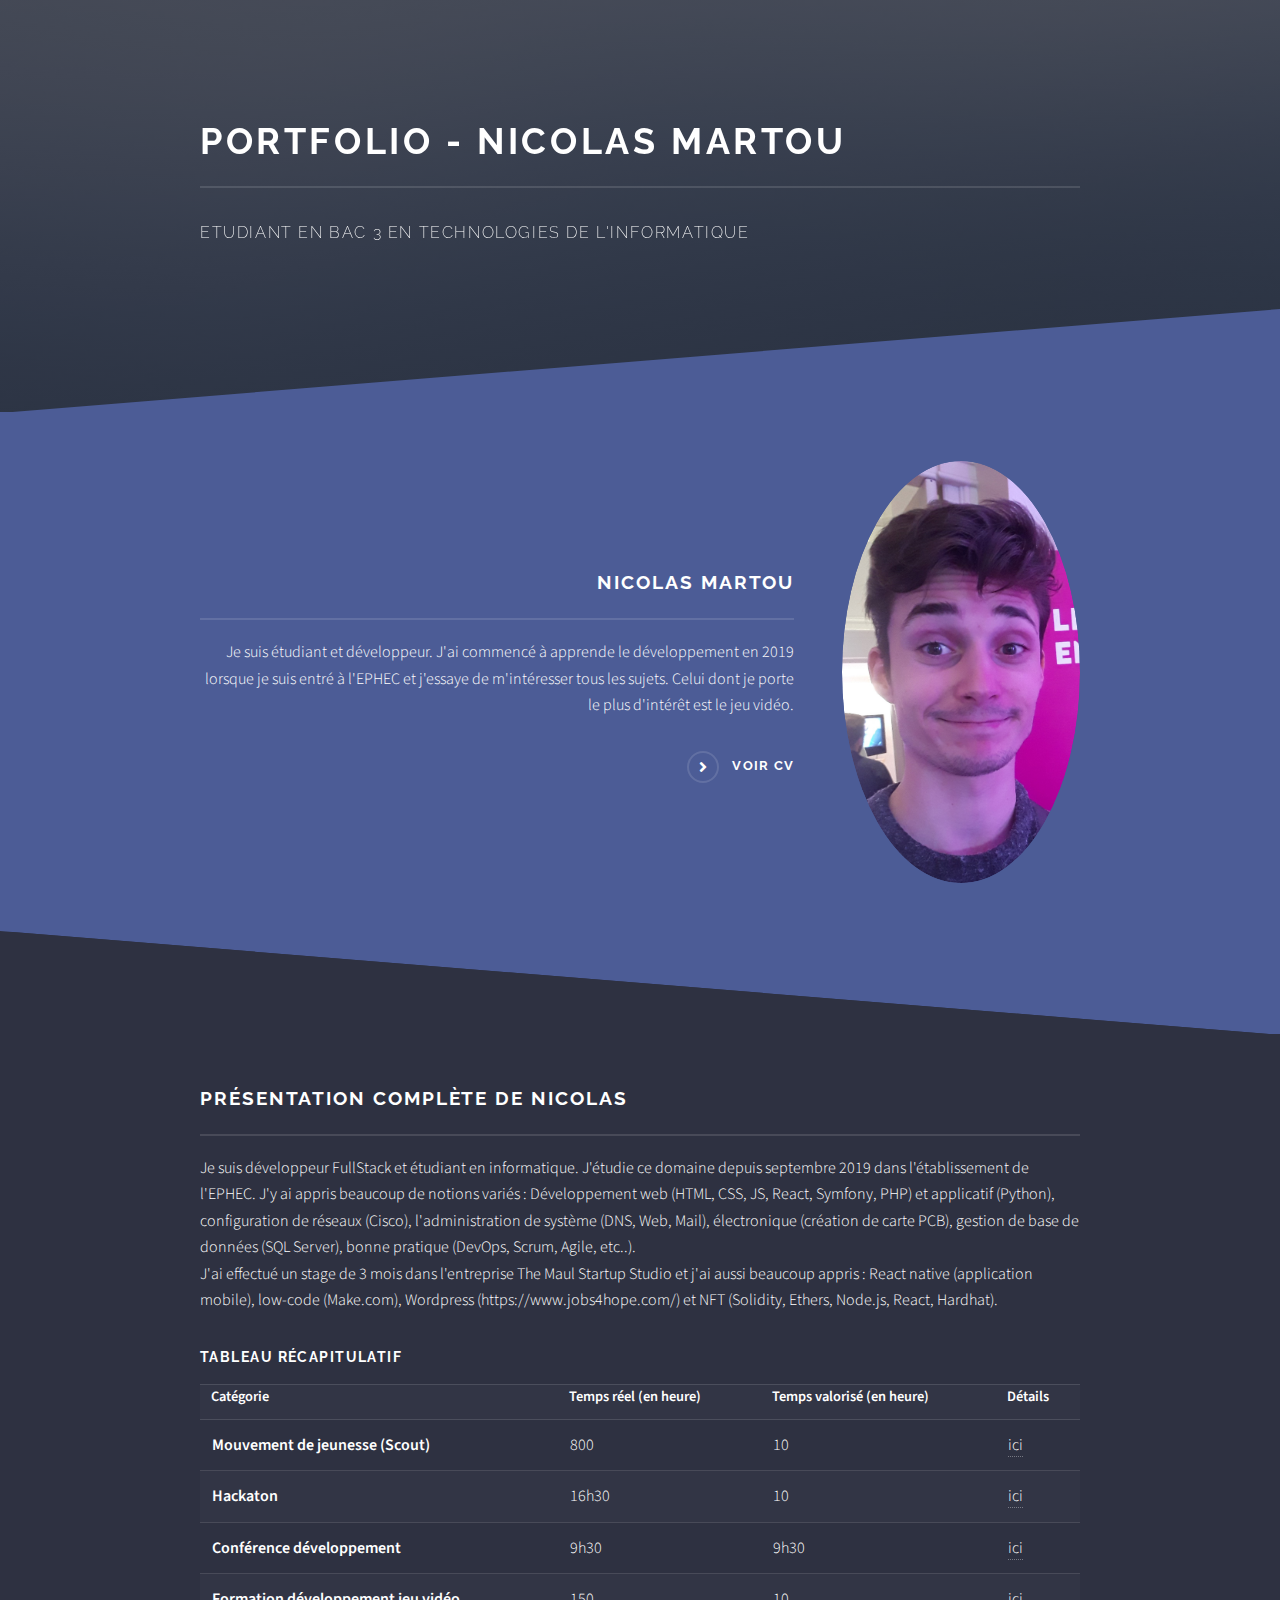
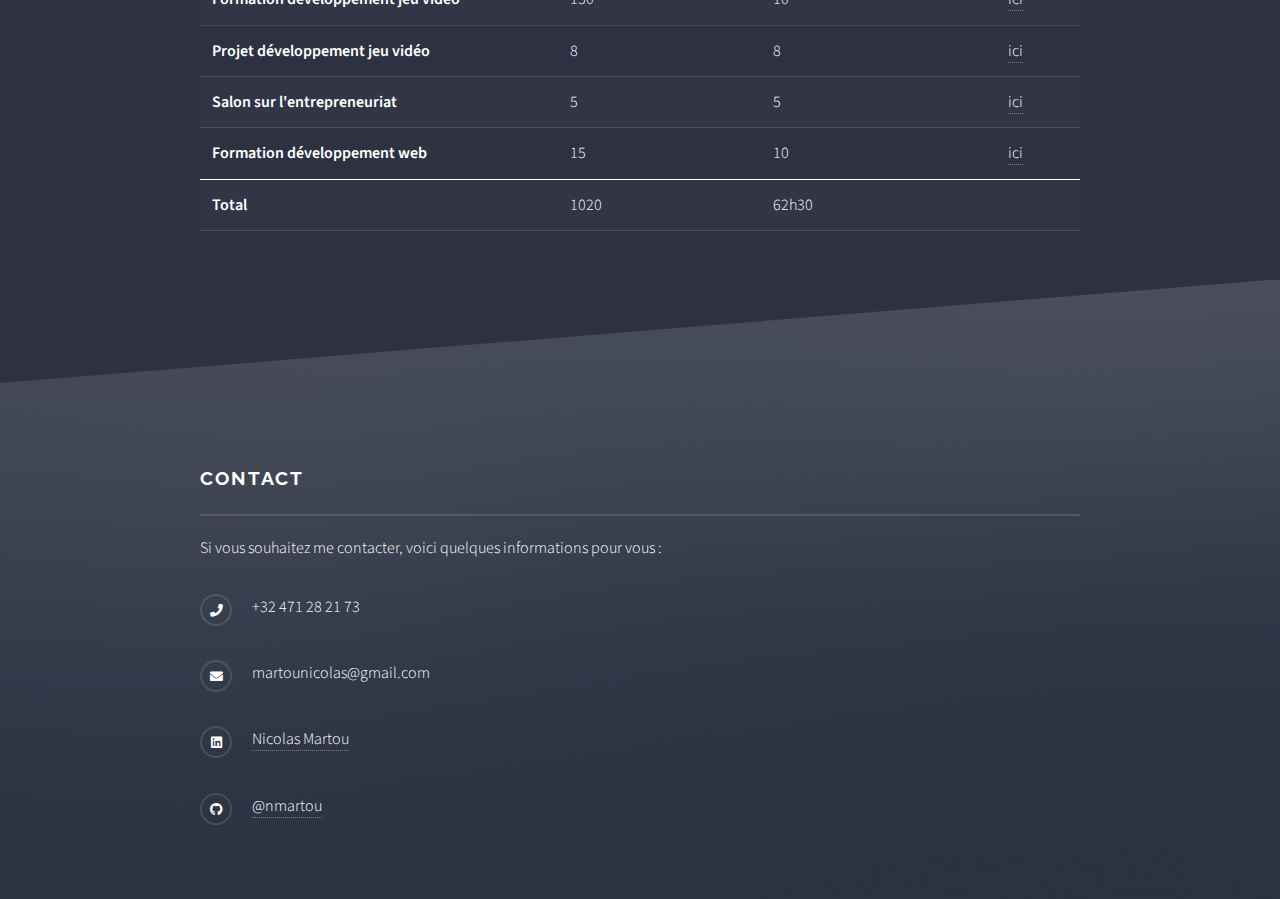
<file: index.html>
<!DOCTYPE HTML>
<!--
	Solid State by HTML5 UP
	html5up.net | @ajlkn
	Free for personal and commercial use under the CCA 3.0 license (html5up.net/license)
-->
<html>
	<head>
		<title>Nicolas Martou - Portfolio</title>
		<meta charset="utf-8" />
		<meta name="viewport" content="width=device-width, initial-scale=1, user-scalable=no" />
		<link rel="stylesheet" href="assets/css/main.css" />
		<noscript><link rel="stylesheet" href="assets/css/noscript.css" /></noscript>
		<style>
            td.end-td {
                border-top: solid 1px;
            }

            .img-proof {
                max-width: 300px;
                max-height: 300px;
            }
        </style>
	</head>
	<body class="is-preload">

		<!-- Page Wrapper -->
			<div id="page-wrapper">

				<!-- Header -->
					<header id="header" class="alt">
						<h1><a href="index.html">Nicolas Martou</a></h1>
						<!--<nav>
							<a href="#menu">Menu</a>
						</nav>-->
					</header>

				<!-- Menu -->
					<!--<nav id="menu">
						<div class="inner">
							<h2>Menu</h2>
							<ul class="links">
								<li><a href="index.html">Portfolio</a></li>
								<li><a href="generic.html">Generic</a></li>
								<li><a href="elements.html">Elements</a></li>
							</ul>
							<a href="#" class="close">Close</a>
						</div>
					</nav>-->

				<!-- Banner -->
					<section id="banner">
						<div class="inner">
							<h2>Portfolio - Nicolas Martou</h2>
							<p>Etudiant en Bac 3 en Technologies de l'Informatique</p>
						</div>
					</section>

				<!-- Wrapper -->
					<section id="wrapper">

						<!-- One -->
							<section id="one" class="wrapper spotlight style1">
								<div class="inner">
									<a href="#" class="image"><img src="images/img_princ.jpg" alt="Photo de Nicolas Martou" /></a>
									<div class="content">
										<h2 class="major">Nicolas Martou</h2>
										<p>Je suis étudiant et développeur. J'ai commencé à apprende le développement en 2019 lorsque je suis entré à l'EPHEC et j'essaye de m'intéresser tous les sujets. Celui dont je porte le plus d'intérêt est le jeu vidéo.</p>
										<a href="./CV_Nicolas_Martou_FR.pdf" class="special">Voir CV</a>
									</div>
								</div>
							</section>

						<!-- Four -->
							<section id="four" class="wrapper alt style1">
								<div class="inner">
									<h2 class="major">Présentation complète de Nicolas</h2>
									<p>
										Je suis développeur FullStack et étudiant en informatique. J'étudie ce domaine depuis septembre 2019 dans l'établissement de l'EPHEC. 
										J'y ai appris beaucoup de notions variés : Développement web (HTML, CSS, JS, React, Symfony, PHP) et applicatif (Python), configuration de réseaux (Cisco), l'administration de
										système (DNS, Web, Mail), électronique (création de carte PCB), gestion de base de données (SQL Server), bonne pratique (DevOps, Scrum, Agile, etc..).
										<br>J'ai effectué un stage de 3 mois dans l'entreprise The Maul Startup Studio et j'ai aussi beaucoup appris : React native (application mobile), low-code (Make.com),
										Wordpress (https://www.jobs4hope.com/) et NFT (Solidity, Ethers, Node.js, React, Hardhat).
									</p>
									
									<!--<h3>Mes compétences</h3>
									<table>
										<tr>
											<td><img class="table-icon" src="" /></td>
											<td><img class="table-icon" src="" /></td>
											<td><img class="table-icon" src="" /></td>
											<td><img class="table-icon" src="" /></td>
										</tr>
										<tr>
											<td></td>
											<td></td>
											<td></td>
											<td></td>
										</tr>
										<tr>
											<td></td>
											<td></td>
											<td></td>
											<td></td>
										</tr>
										<tr>
											<td></td>
											<td></td>
											<td></td>
											<td></td>
										</tr>
										<tr>
											<td></td>
											<td></td>
											<td></td>
											<td></td>
										</tr>
										<tr>
											<td></td>
											<td></td>
											<td></td>
											<td></td>
										</tr>
									</table>-->
									<h3>Tableau récapitulatif</h3>
									<table>
										<tr>
											<th>Catégorie</th>
											<th>Temps réel (en heure)</th>
											<th>Temps valorisé (en heure)</th>
											<th>Détails</th>
										</tr>
										<tr>
											<td><b>Mouvement de jeunesse (Scout)</b></td>
											<td>800</td>
											<td>10</td>
											<td><a href="./scout.html">ici</a></td>
										</tr>
										<tr>
											<td><b>Hackaton</b></td>
											<td>16h30</td>
											<td>10</td>
											<td><a href="./hackaton.html">ici</a></td>
										</tr>
										<tr>
											<td><b>Conférence développement</b></td>
											<td>9h30</td>
											<td>9h30</td>
											<td><a href="./devday.html">ici</a></td>
										</tr>
										<tr>
											<td><b>Formation développement jeu vidéo</b></td>
											<td>150</td>
											<td>10</td>
											<td><a href="./unity.html">ici</a></td>
										</tr>
										<tr>
											<td><b>Projet développement jeu vidéo</b></td>
											<td>8</td>
											<td>8</td>
											<td><a href="./dev-jeu.html">ici</a></td>
										</tr>
										<tr>
											<td><b>Salon sur l'entrepreneuriat</b></td>
											<td>5</td>
											<td>5</td>
											<td><a href="./entrepreneuriat.html">ici</a></td>
										</tr>
										<tr>
											<td><b>Formation développement web</b></td>
											<td>15</td>
											<td>10</td>
											<td><a href="./devweb.html">ici</a></td>
										</tr>
										<tr>
											<td class="end-td"><b>Total</b></td>
											<td class="end-td">1020</td>
											<td class="end-td">62h30</td>
											<td class="end-td"></td>
										</tr>
									</table>
								</div>
							</section>

					</section>

				<!-- Footer -->
					<section id="footer">
						<div class="inner">
							<h2 class="major">Contact</h2>
							<p>Si vous souhaitez me contacter, voici quelques informations pour vous :</p>
							<ul class="contact">
								<li class="icon solid fa-phone">+32 471 28 21 73</li>
								<li class="icon solid fa-envelope">martounicolas@gmail.com</li>
								<li class="icon brands fa-linkedin"><a href="https://www.linkedin.com/in/nicolas-martou/">Nicolas Martou</a></li>
								<li class="icon brands fa-github"><a href="https://github.com/nmartou">@nmartou</a></li>
							</ul>
						</div>
					</section>

			</div>

		<!-- Scripts -->
			<script src="assets/js/jquery.min.js"></script>
			<script src="assets/js/jquery.scrollex.min.js"></script>
			<script src="assets/js/browser.min.js"></script>
			<script src="assets/js/breakpoints.min.js"></script>
			<script src="assets/js/util.js"></script>
			<script src="assets/js/main.js"></script>

	</body>
</html>
</file>
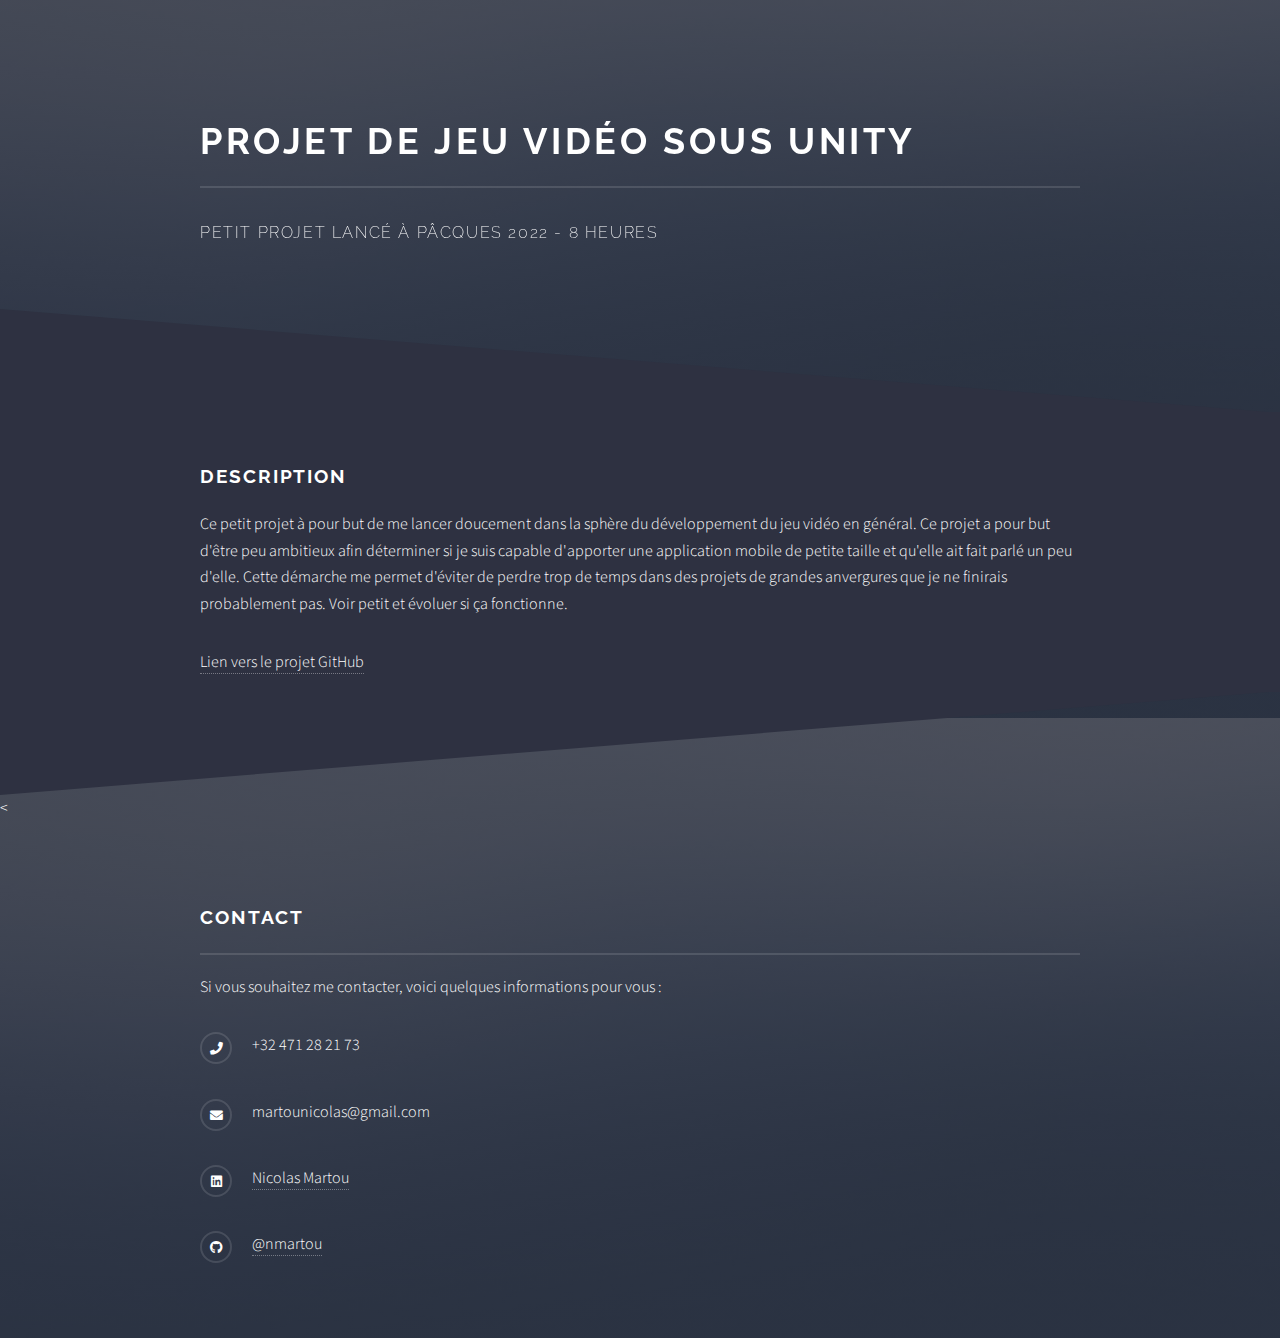
<file: dev-jeu.html>
<!DOCTYPE HTML>
<html>
	<head>
		<title>Projet de jeu vidéo</title>
		<meta charset="utf-8" />
		<meta name="viewport" content="width=device-width, initial-scale=1, user-scalable=no" />
		<link rel="stylesheet" href="assets/css/main.css" />
		<noscript><link rel="stylesheet" href="assets/css/noscript.css" /></noscript>
	</head>
	<body class="is-preload">

		<!-- Page Wrapper -->
			<div id="page-wrapper">

				<!-- Header -->
					<header id="header" class="alt">
						<h1><a href="index.html">Nicolas Martou</a></h1>
					</header>

				<!-- Banner -->
					<section id="banner">
						<div class="inner">
							<h2>Projet de jeu vidéo sous Unity</h2>
							<p>Petit projet lancé à Pâcques 2022 - 8 heures</p>
						</div>
					</section>
            </div>
            <section id="wrapper">
                
                    <section id="four" class="wrapper alt style1">
                        <div class="inner">
                            <h2>Description</h2>
                            <p>Ce petit projet à pour but de me lancer doucement dans la sphère du développement du jeu vidéo en général. Ce projet a pour but d'être peu ambitieux
                                afin déterminer si je suis capable d'apporter une application mobile de petite taille et qu'elle ait fait parlé un peu d'elle. Cette démarche me 
                                permet d'éviter de perdre trop de temps dans des projets de grandes anvergures que je ne finirais probablement pas. Voir petit et évoluer si ça
                                fonctionne.
                            </p>
                            <a href="https://github.com/nmartou/Logistic-Game-Manager">Lien vers le projet GitHub</a>
                        </div>
                    </section>
                    
                <
            </section>

            <!-- Footer -->
					<section id="footer">
						<div class="inner">
							<h2 class="major">Contact</h2>
							<p>Si vous souhaitez me contacter, voici quelques informations pour vous :</p>
							<ul class="contact">
								<li class="icon solid fa-phone">+32 471 28 21 73</li>
								<li class="icon solid fa-envelope">martounicolas@gmail.com</li>
								<li class="icon brands fa-linkedin"><a href="https://www.linkedin.com/in/nicolas-martou/">Nicolas Martou</a></li>
								<li class="icon brands fa-github"><a href="https://github.com/nmartou">@nmartou</a></li>
							</ul>
						</div>
					</section>
            <!-- Scripts -->
			<script src="assets/js/jquery.min.js"></script>
			<script src="assets/js/jquery.scrollex.min.js"></script>
			<script src="assets/js/browser.min.js"></script>
			<script src="assets/js/breakpoints.min.js"></script>
			<script src="assets/js/util.js"></script>
			<script src="assets/js/main.js"></script>
    </body>
</html>
</file>
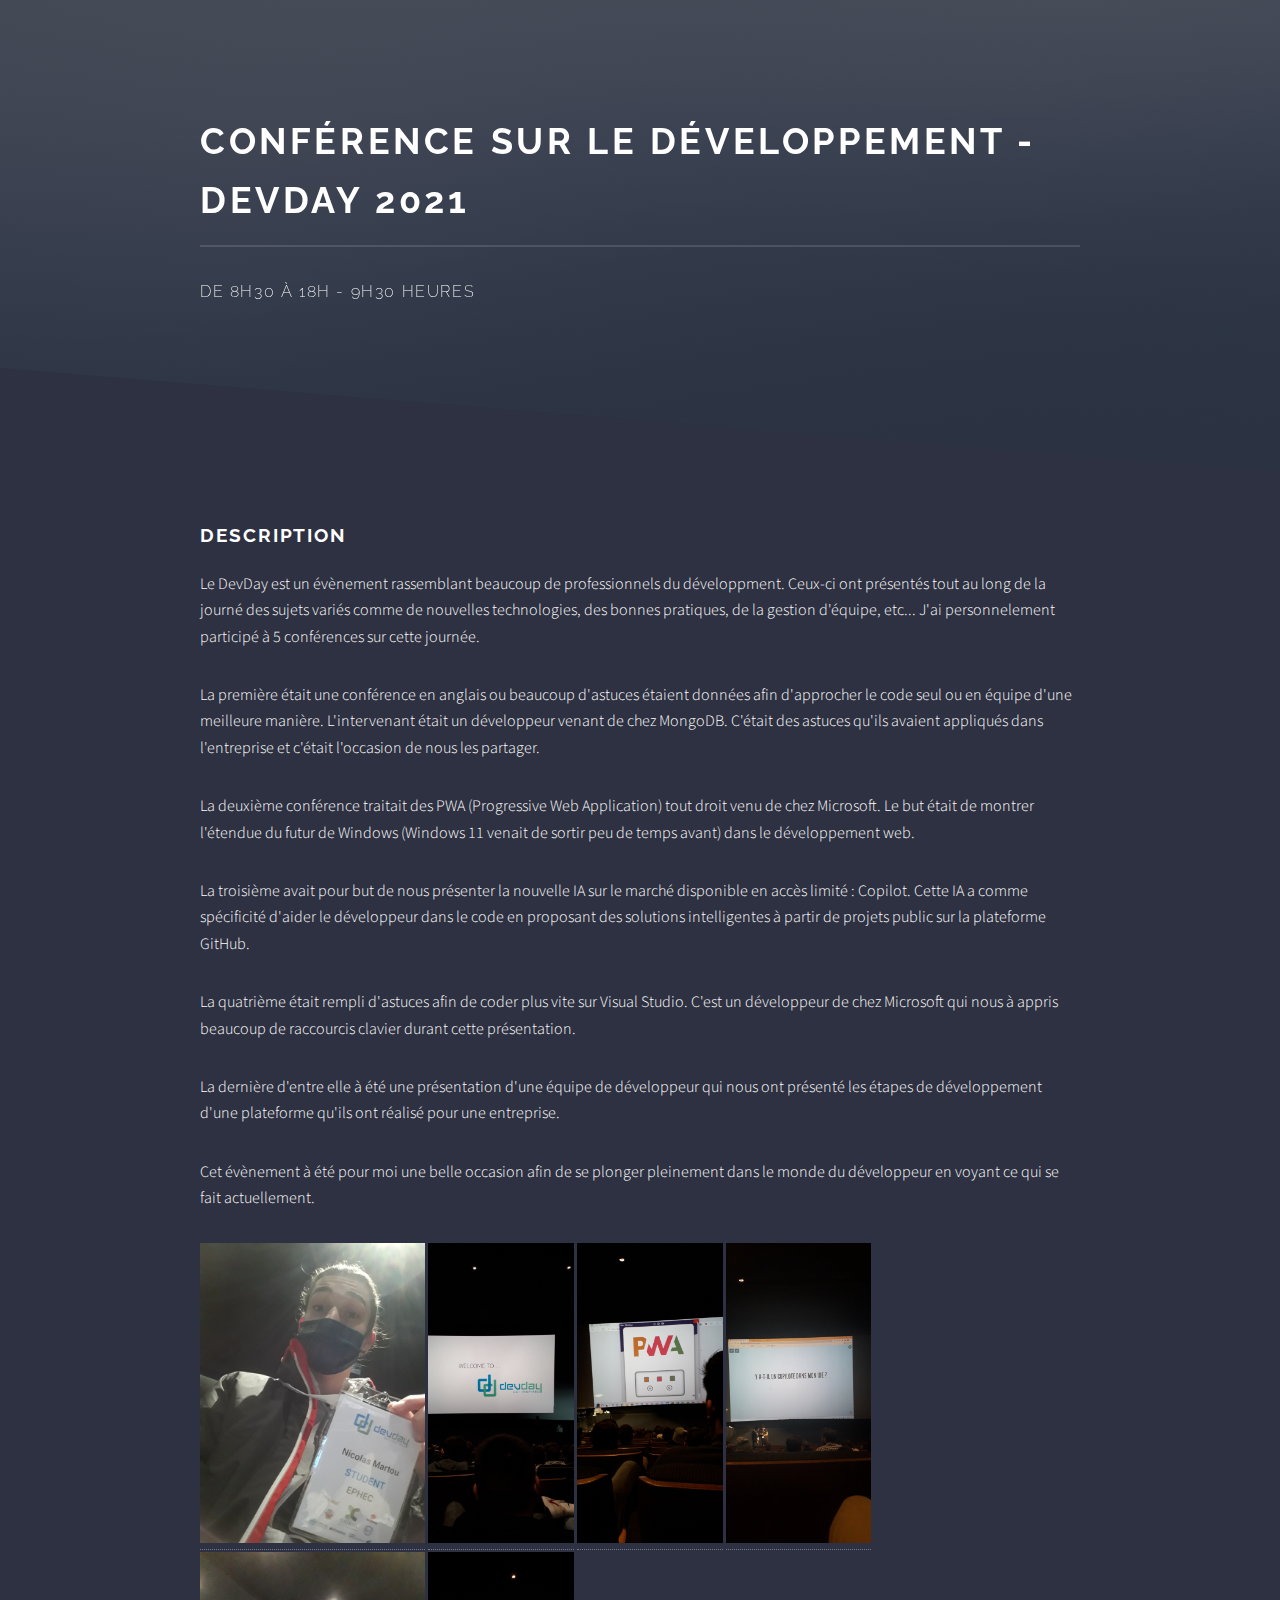
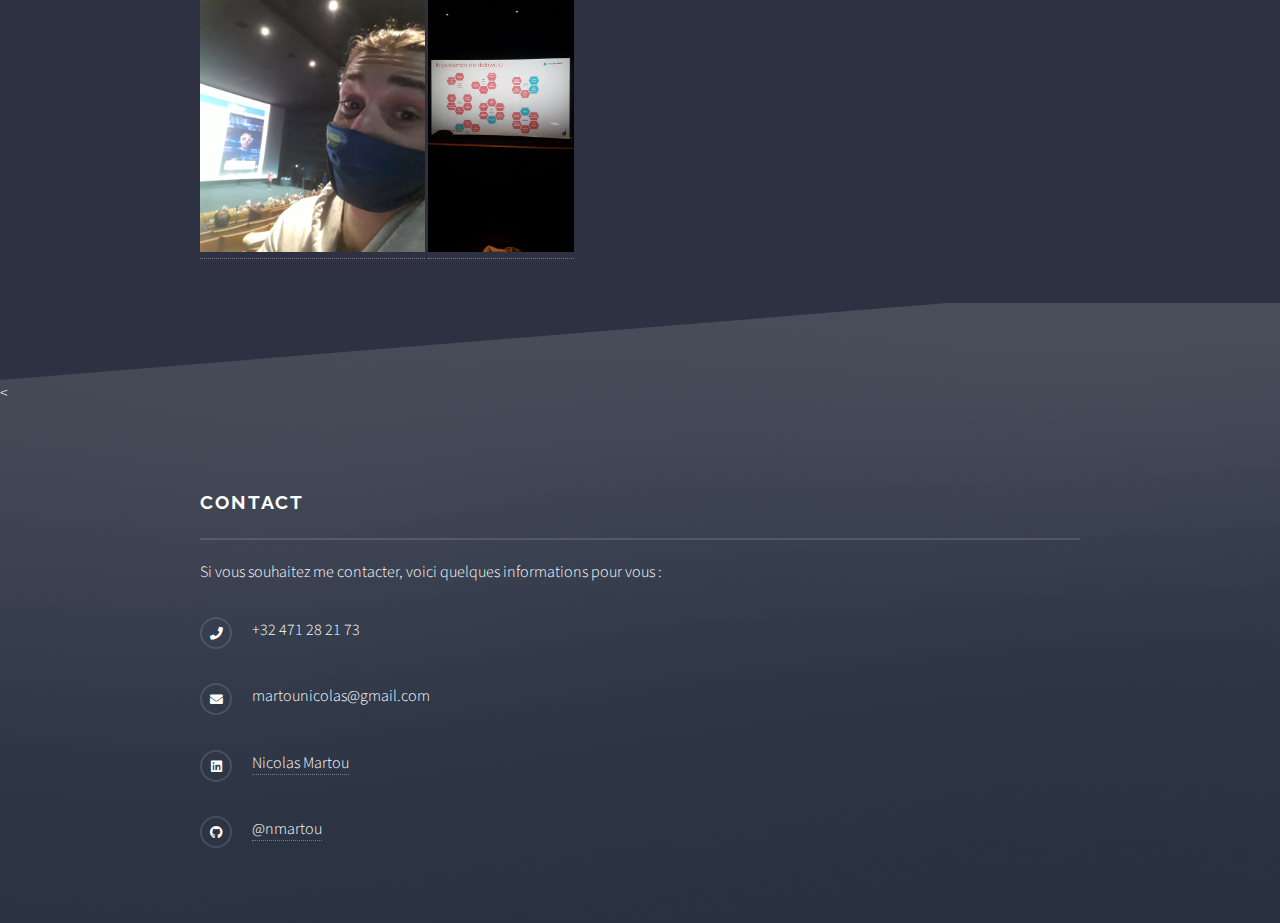
<file: devday.html>
<!DOCTYPE HTML>
<html>
	<head>
		<title>DevDay</title>
		<meta charset="utf-8" />
		<meta name="viewport" content="width=device-width, initial-scale=1, user-scalable=no" />
		<link rel="stylesheet" href="assets/css/main.css" />
		<noscript><link rel="stylesheet" href="assets/css/noscript.css" /></noscript>
        <style>
            td.end-td {
                border-top: solid 1px;
            }

            .img-proof {
                max-width: 300px;
                max-height: 300px;
            }
        </style>
	</head>
	<body class="is-preload">

		<!-- Page Wrapper -->
			<div id="page-wrapper">

				<!-- Header -->
					<header id="header" class="alt">
						<h1><a href="index.html">Nicolas Martou</a></h1>
					</header>

				<!-- Banner -->
					<section id="banner">
						<div class="inner">
							<h2>Conférence sur le développement - DevDay 2021</h2>
							<p>De 8h30 à 18h - 9h30 heures</p>
						</div>
					</section>
            </div>
            <section id="wrapper">
                
                    <section id="four" class="wrapper alt style1">
                        <div class="inner">
                            <h2>Description</h2>
                            <p>Le DevDay est un évènement rassemblant beaucoup de professionnels du développment. Ceux-ci ont présentés tout au long de la journé 
                                des sujets variés comme de nouvelles technologies, des bonnes pratiques, de la gestion d'équipe, etc... J'ai personnelement participé
                                à 5 conférences sur cette journée. 
                            </p>
                            <p>
                                La première était une conférence en anglais ou beaucoup d'astuces étaient données afin d'approcher le code seul ou en équipe d'une meilleure manière.
                                L'intervenant était un développeur venant de chez MongoDB. C'était des astuces qu'ils avaient appliqués dans l'entreprise et c'était l'occasion
                                de nous les partager.
                            </p>
                            <p>
                                La deuxième conférence traitait des PWA (Progressive Web Application) tout droit venu de chez Microsoft. Le but était de montrer l'étendue du futur de
                                Windows (Windows 11 venait de sortir peu de temps avant) dans le développement web.
                            </p>
                            <p>
                                La troisième avait pour but de nous présenter la nouvelle IA sur le marché disponible en accès limité : Copilot. Cette IA a comme spécificité
                                d'aider le développeur dans le code en proposant des solutions intelligentes à partir de projets public sur la plateforme GitHub.
                            </p>
                            <p>
                                La quatrième était rempli d'astuces afin de coder plus vite sur Visual Studio. C'est un développeur de chez Microsoft qui nous à appris beaucoup
                                de raccourcis clavier durant cette présentation.
                            </p>
                            <p>
                                La dernière d'entre elle à été une présentation d'une équipe de développeur qui nous ont présenté les étapes de développement d'une plateforme
                                qu'ils ont réalisé pour une entreprise.
                            </p>
                            <p>
                                Cet évènement à été pour moi une belle occasion afin de se plonger pleinement dans le monde du développeur en voyant ce qui se fait actuellement.
                            </p>
                            <a href="https://github.com/nmartou/portfolio.github.io/blob/master/images/dev-0.jpg"><img class="img-proof" src="images/dev-0.jpg" alt="Photo de Nicolas avec la carte d'accès DevDay" /></a>
                            <a href="https://github.com/nmartou/portfolio.github.io/blob/master/images/dev-1.jpg"><img class="img-proof" src="images/dev-1.jpg" alt="Photo d'accueil du DevDay" /></a>
                            <a href="https://github.com/nmartou/portfolio.github.io/blob/master/images/dev-2.jpg"><img class="img-proof" src="images/dev-2.jpg" alt="Photo du PWA" /></a>
                            <a href="https://github.com/nmartou/portfolio.github.io/blob/master/images/dev-3.jpg"><img class="img-proof" src="images/dev-3.jpg" alt="Photo d'introduction à Copilot" /></a>
                            <a href="https://github.com/nmartou/portfolio.github.io/blob/master/images/dev-4.jpg"><img class="img-proof" src="images/dev-4.jpg" alt="Photo de Nicolas à la conférenc Coder comme un ninja" /></a>
                            <a href="https://github.com/nmartou/portfolio.github.io/blob/master/images/dev-5.jpg"><img class="img-proof" src="images/dev-5.jpg" alt="Photo de la dernière présenation" /></a>
                        </div>
                    </section>
                    
                <
            </section>

            <!-- Footer -->
					<section id="footer">
						<div class="inner">
							<h2 class="major">Contact</h2>
							<p>Si vous souhaitez me contacter, voici quelques informations pour vous :</p>
							<ul class="contact">
								<li class="icon solid fa-phone">+32 471 28 21 73</li>
								<li class="icon solid fa-envelope">martounicolas@gmail.com</li>
								<li class="icon brands fa-linkedin"><a href="https://www.linkedin.com/in/nicolas-martou/">Nicolas Martou</a></li>
								<li class="icon brands fa-github"><a href="https://github.com/nmartou">@nmartou</a></li>
							</ul>
						</div>
					</section>
            <!-- Scripts -->
			<script src="assets/js/jquery.min.js"></script>
			<script src="assets/js/jquery.scrollex.min.js"></script>
			<script src="assets/js/browser.min.js"></script>
			<script src="assets/js/breakpoints.min.js"></script>
			<script src="assets/js/util.js"></script>
			<script src="assets/js/main.js"></script>
    </body>
</html>
</file>
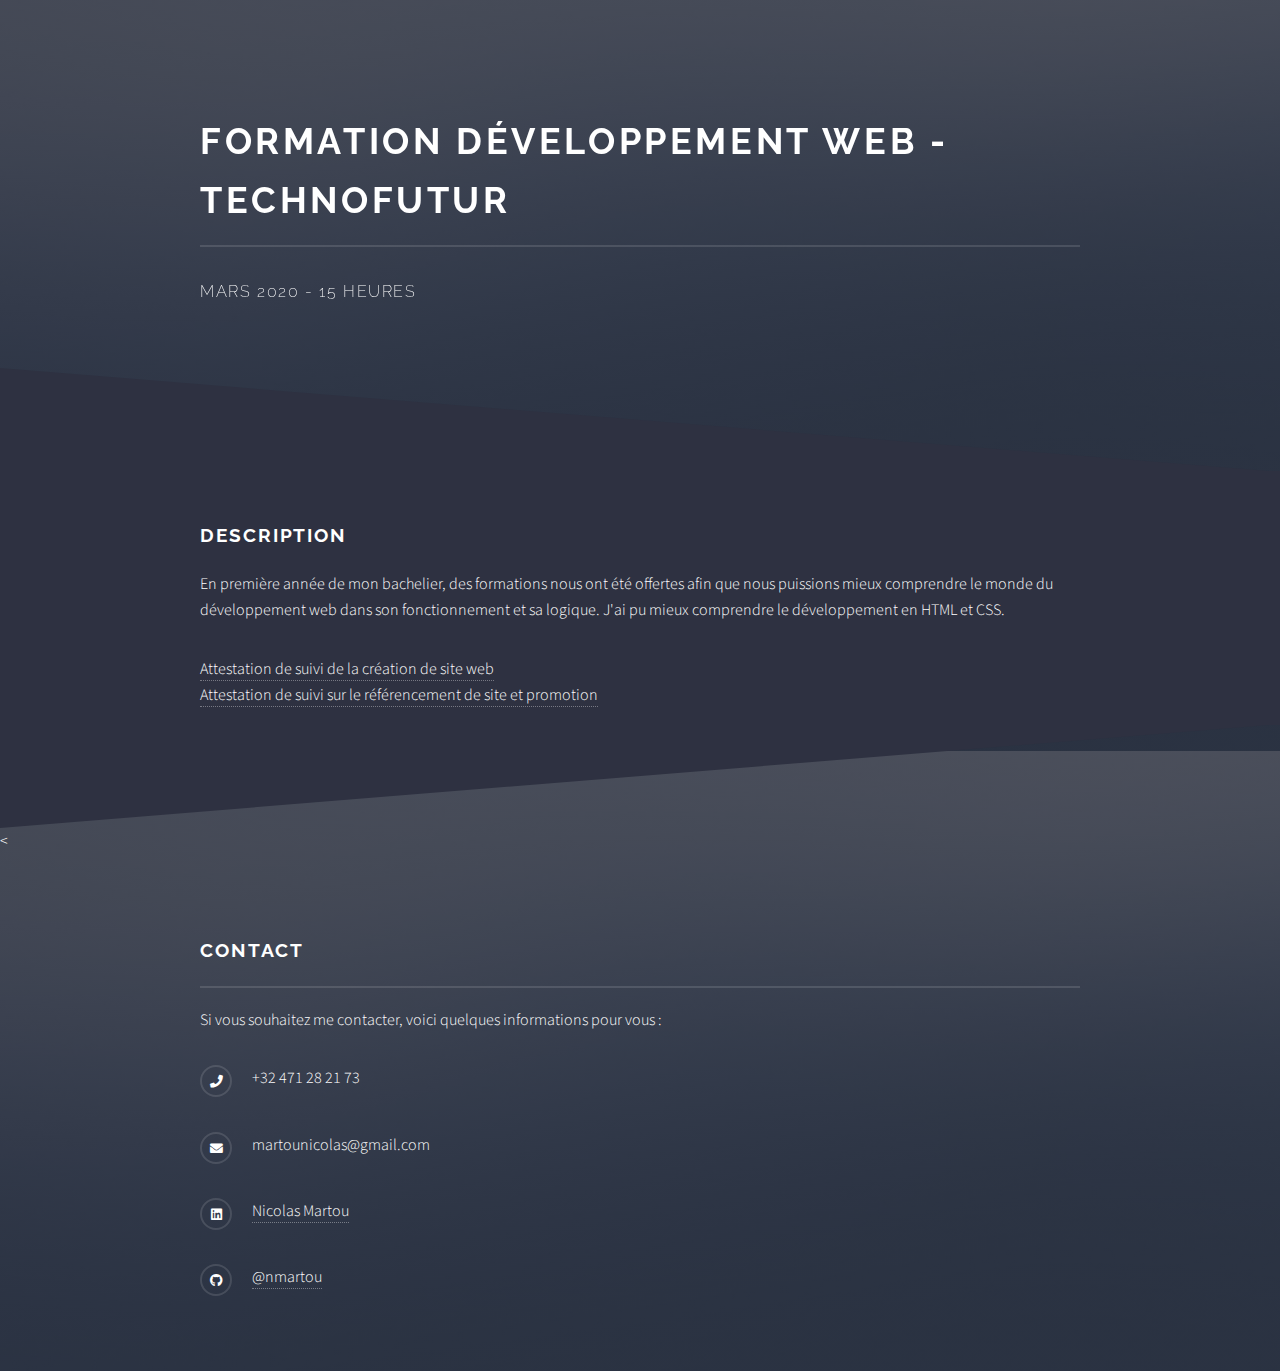
<file: devweb.html>
<!DOCTYPE HTML>
<html>
	<head>
		<title>Formation développement web</title>
		<meta charset="utf-8" />
		<meta name="viewport" content="width=device-width, initial-scale=1, user-scalable=no" />
		<link rel="stylesheet" href="assets/css/main.css" />
		<noscript><link rel="stylesheet" href="assets/css/noscript.css" /></noscript>
	</head>
	<body class="is-preload">

		<!-- Page Wrapper -->
			<div id="page-wrapper">

				<!-- Header -->
					<header id="header" class="alt">
						<h1><a href="index.html">Nicolas Martou</a></h1>
					</header>

				<!-- Banner -->
					<section id="banner">
						<div class="inner">
							<h2>Formation développement web - Technofutur</h2>
							<p>Mars 2020 - 15 heures</p>
						</div>
					</section>
            </div>
            <section id="wrapper">
                
                    <section id="four" class="wrapper alt style1">
                        <div class="inner">
                            <h2>Description</h2>
                            <p>En première année de mon bachelier, des formations nous ont été offertes afin que nous puissions mieux comprendre le monde 
                                du développement web dans son fonctionnement et sa logique. J'ai pu mieux comprendre le développement en HTML et CSS.
                            </p>
                            <a href="./Attestation_de_suivi.pdf">Attestation de suivi de la création de site web</a><br>
                            <a href="./Martou_Nicolas_Attestation.pdf">Attestation de suivi sur le référencement de site et promotion</a>
                        </div>
                    </section>
                    
                <
            </section>

            <!-- Footer -->
					<section id="footer">
						<div class="inner">
							<h2 class="major">Contact</h2>
							<p>Si vous souhaitez me contacter, voici quelques informations pour vous :</p>
							<ul class="contact">
								<li class="icon solid fa-phone">+32 471 28 21 73</li>
								<li class="icon solid fa-envelope">martounicolas@gmail.com</li>
								<li class="icon brands fa-linkedin"><a href="https://www.linkedin.com/in/nicolas-martou/">Nicolas Martou</a></li>
								<li class="icon brands fa-github"><a href="https://github.com/nmartou">@nmartou</a></li>
							</ul>
						</div>
					</section>
            <!-- Scripts -->
			<script src="assets/js/jquery.min.js"></script>
			<script src="assets/js/jquery.scrollex.min.js"></script>
			<script src="assets/js/browser.min.js"></script>
			<script src="assets/js/breakpoints.min.js"></script>
			<script src="assets/js/util.js"></script>
			<script src="assets/js/main.js"></script>
    </body>
</html>
</file>
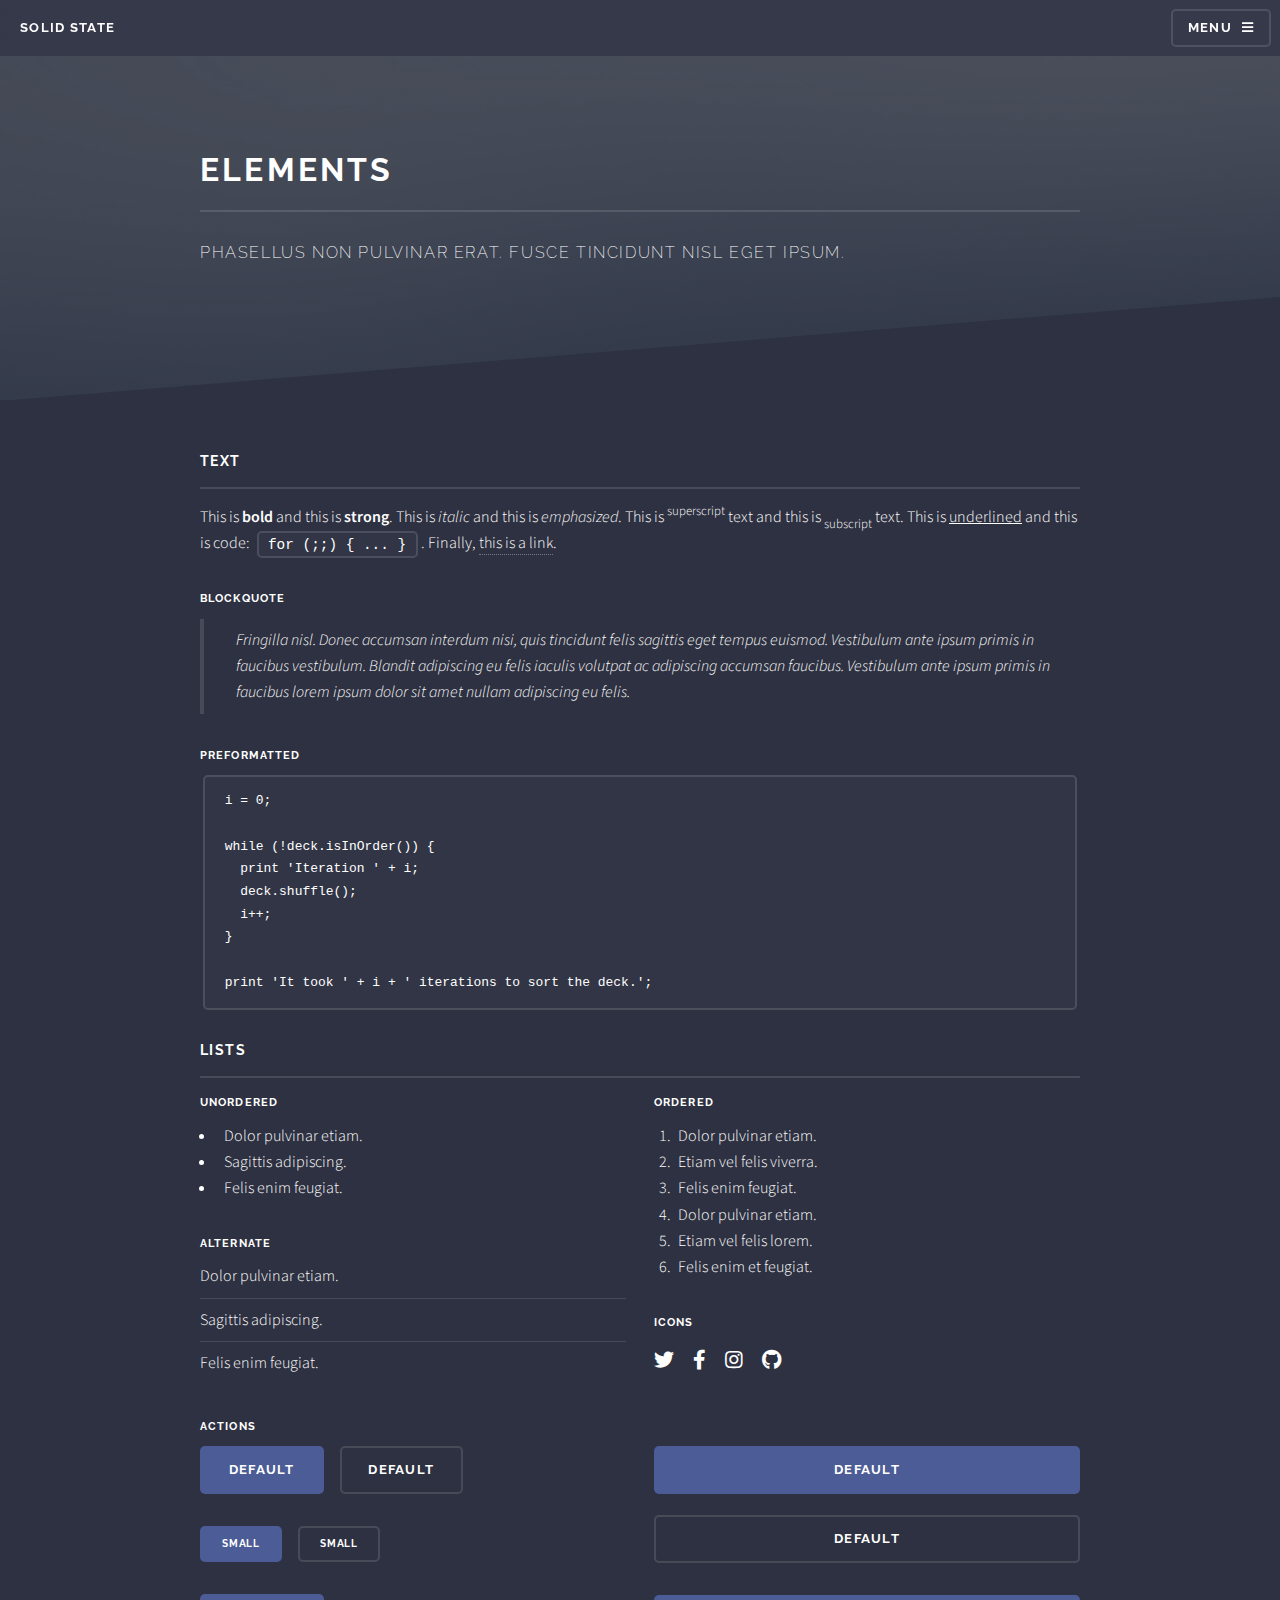
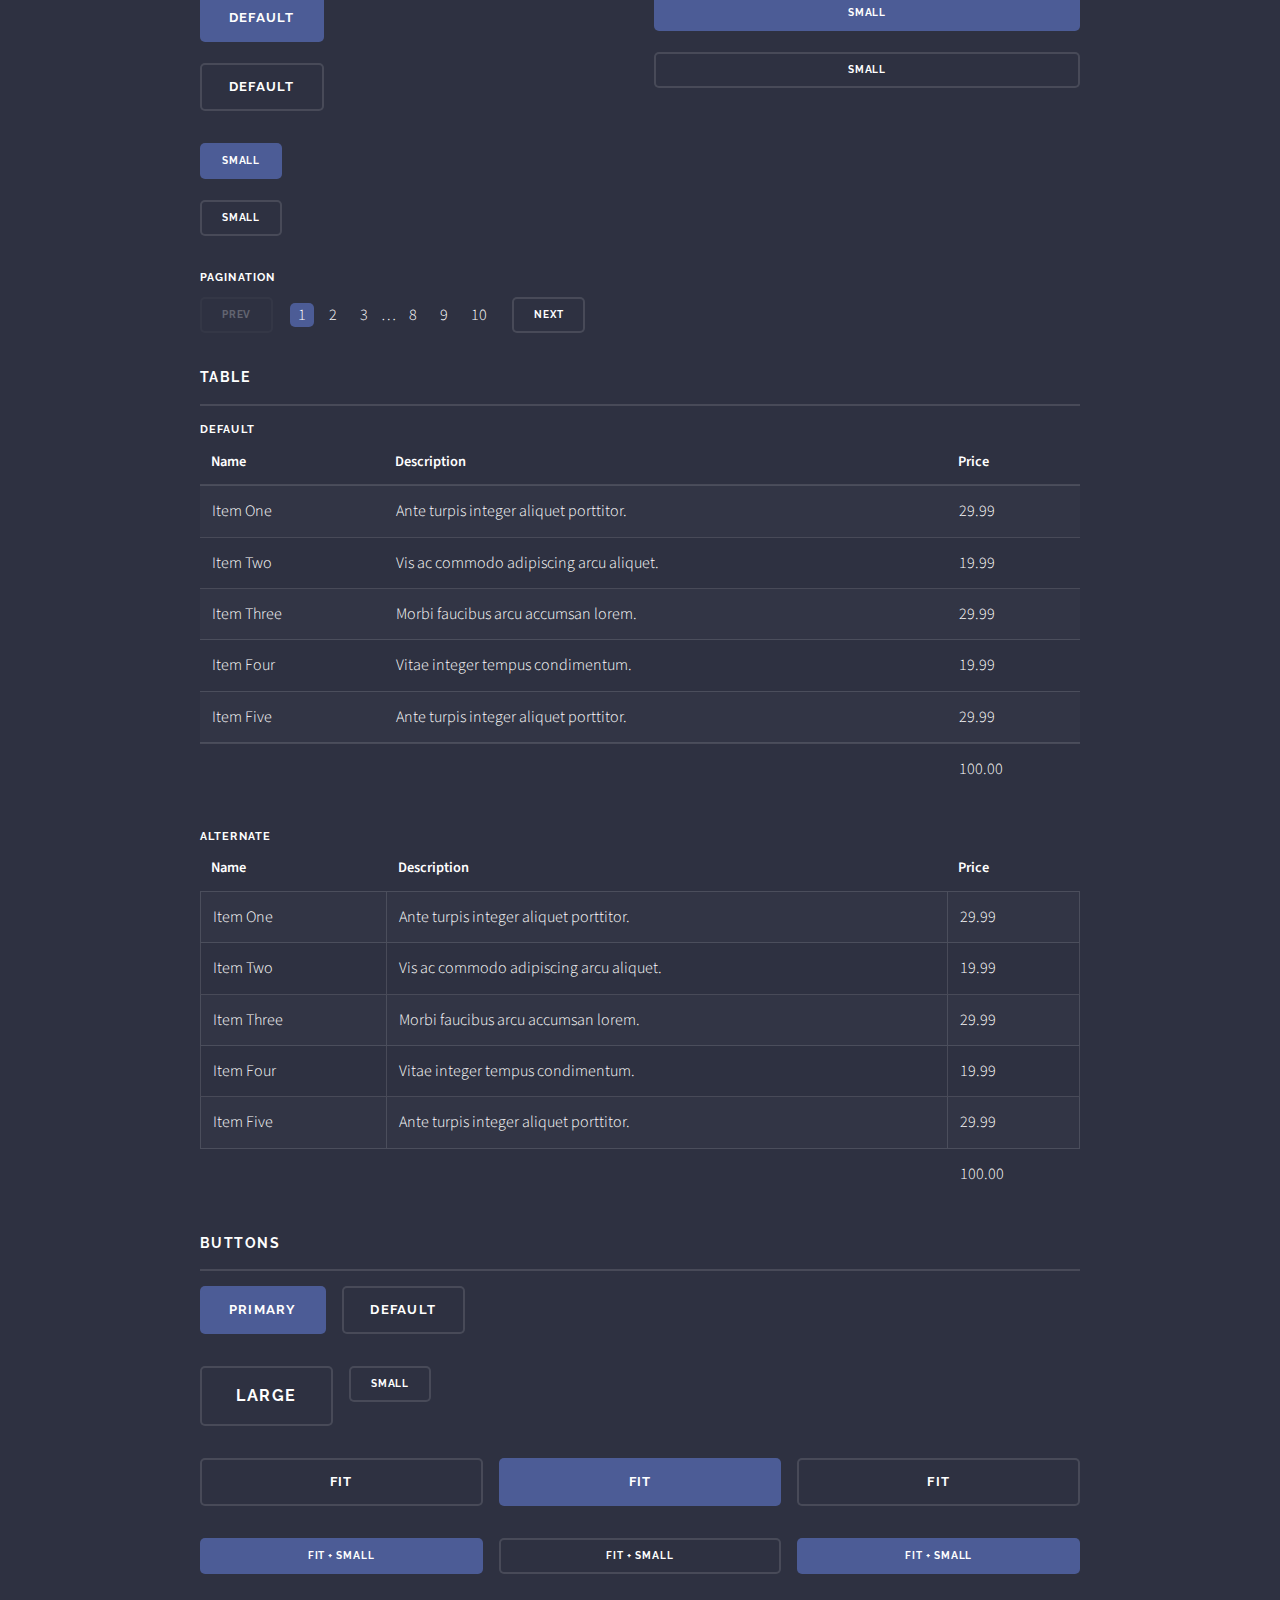
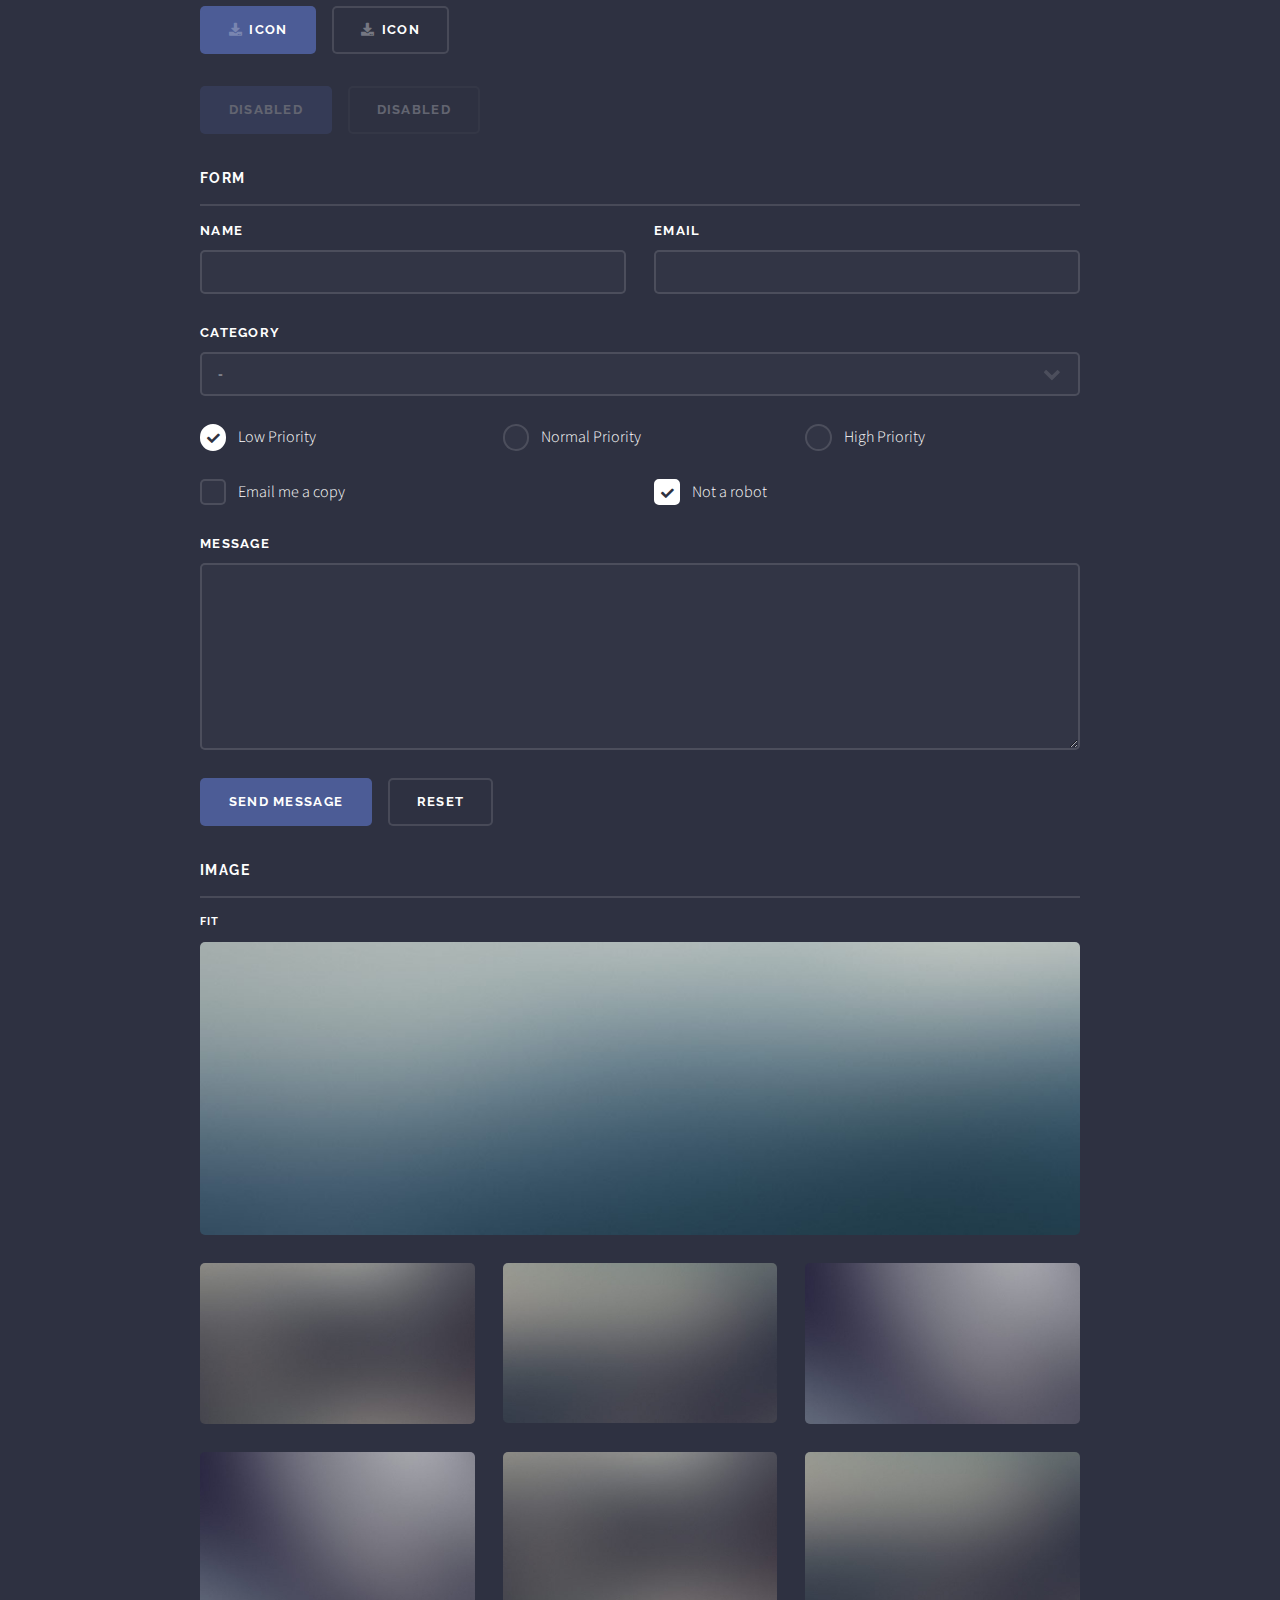
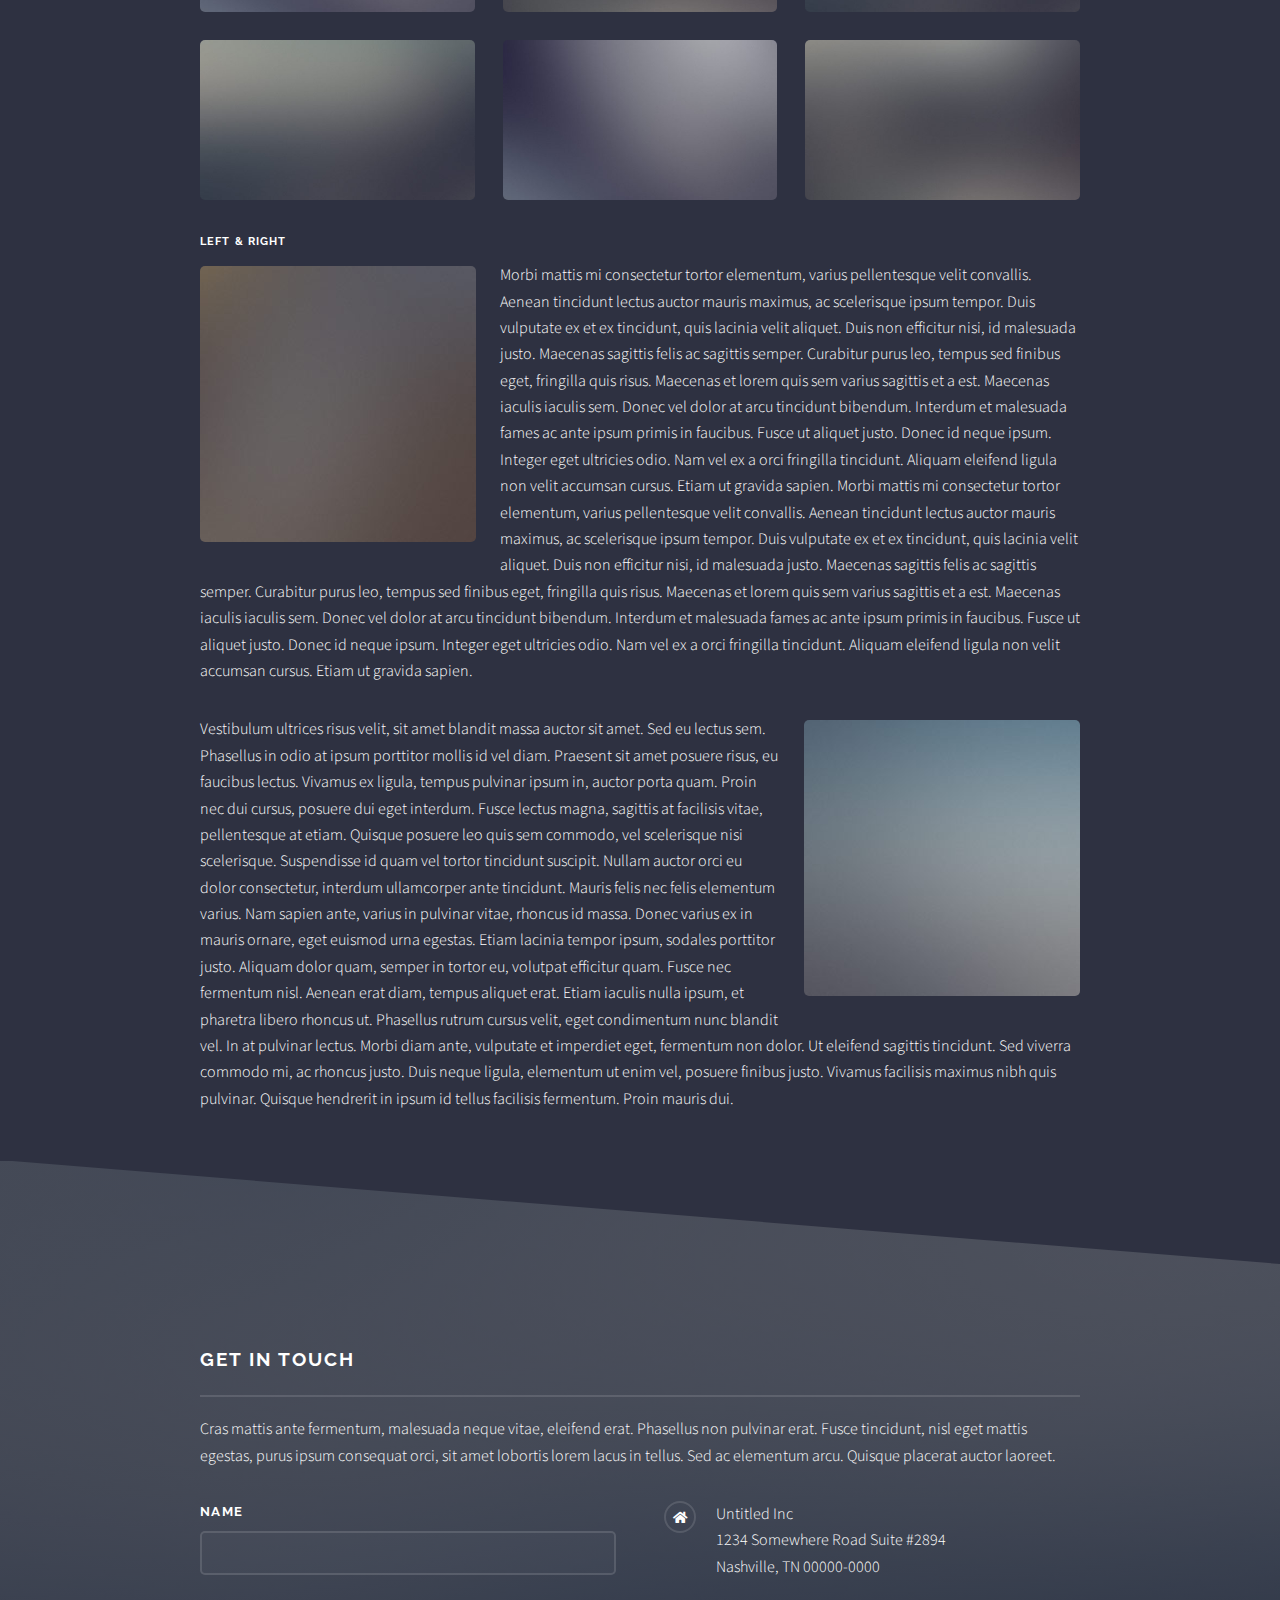
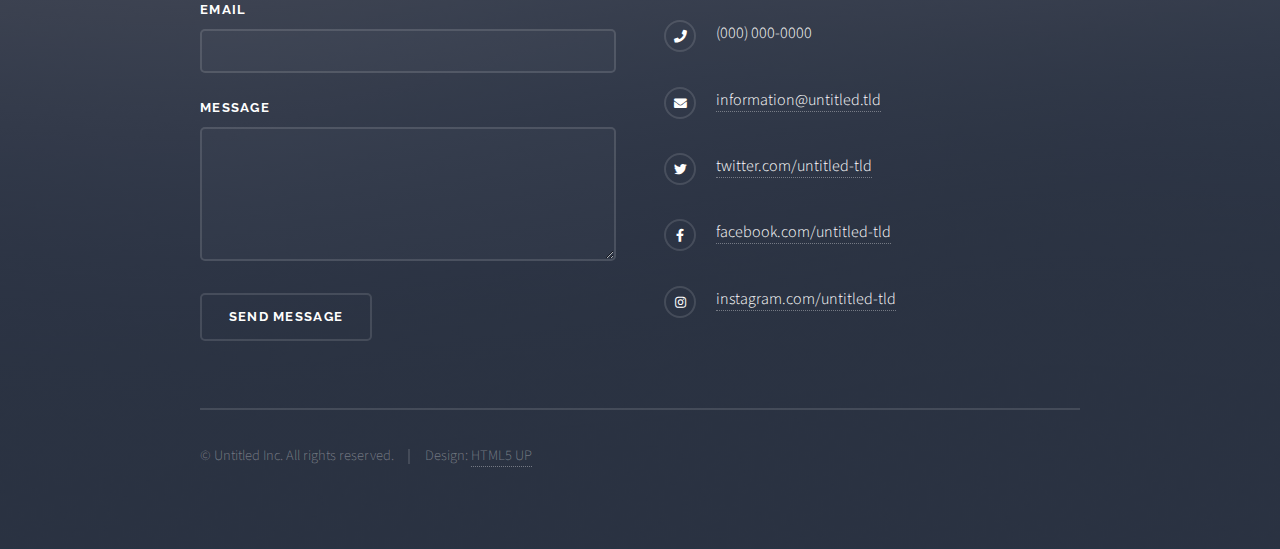
<file: elements.html>
<!DOCTYPE HTML>
<!--
	Solid State by HTML5 UP
	html5up.net | @ajlkn
	Free for personal and commercial use under the CCA 3.0 license (html5up.net/license)
-->
<html>
	<head>
		<title>Elements - Solid State by HTML5 UP</title>
		<meta charset="utf-8" />
		<meta name="viewport" content="width=device-width, initial-scale=1, user-scalable=no" />
		<link rel="stylesheet" href="assets/css/main.css" />
		<noscript><link rel="stylesheet" href="assets/css/noscript.css" /></noscript>
	</head>
	<body class="is-preload">

		<!-- Page Wrapper -->
			<div id="page-wrapper">

				<!-- Header -->
					<header id="header">
						<h1><a href="index.html">Solid State</a></h1>
						<nav>
							<a href="#menu">Menu</a>
						</nav>
					</header>

				<!-- Menu -->
					<nav id="menu">
						<div class="inner">
							<h2>Menu</h2>
							<ul class="links">
								<li><a href="index.html">Home</a></li>
								<li><a href="generic.html">Generic</a></li>
								<li><a href="elements.html">Elements</a></li>
								<li><a href="#">Log In</a></li>
								<li><a href="#">Sign Up</a></li>
							</ul>
							<a href="#" class="close">Close</a>
						</div>
					</nav>

				<!-- Wrapper -->
					<section id="wrapper">
						<header>
							<div class="inner">
								<h2>Elements</h2>
								<p>Phasellus non pulvinar erat. Fusce tincidunt nisl eget ipsum.</p>
							</div>
						</header>

						<!-- Content -->
							<div class="wrapper">
								<div class="inner">

									<section>
										<h3 class="major">Text</h3>
										<p>This is <b>bold</b> and this is <strong>strong</strong>. This is <i>italic</i> and this is <em>emphasized</em>.
										This is <sup>superscript</sup> text and this is <sub>subscript</sub> text.
										This is <u>underlined</u> and this is code: <code>for (;;) { ... }</code>. Finally, <a href="#">this is a link</a>.</p>
										<h4>Blockquote</h4>
										<blockquote>Fringilla nisl. Donec accumsan interdum nisi, quis tincidunt felis sagittis eget tempus euismod. Vestibulum ante ipsum primis in faucibus vestibulum. Blandit adipiscing eu felis iaculis volutpat ac adipiscing accumsan faucibus. Vestibulum ante ipsum primis in faucibus lorem ipsum dolor sit amet nullam adipiscing eu felis.</blockquote>
										<h4>Preformatted</h4>
										<pre><code>i = 0;

while (!deck.isInOrder()) {
  print 'Iteration ' + i;
  deck.shuffle();
  i++;
}

print 'It took ' + i + ' iterations to sort the deck.';</code></pre>
									</section>

									<section>
										<h3 class="major">Lists</h3>
										<div class="row">
											<div class="col-6 col-12-medium">
												<h4>Unordered</h4>
												<ul>
													<li>Dolor pulvinar etiam.</li>
													<li>Sagittis adipiscing.</li>
													<li>Felis enim feugiat.</li>
												</ul>
												<h4>Alternate</h4>
												<ul class="alt">
													<li>Dolor pulvinar etiam.</li>
													<li>Sagittis adipiscing.</li>
													<li>Felis enim feugiat.</li>
												</ul>
											</div>
											<div class="col-6 col-12-medium">
												<h4>Ordered</h4>
												<ol>
													<li>Dolor pulvinar etiam.</li>
													<li>Etiam vel felis viverra.</li>
													<li>Felis enim feugiat.</li>
													<li>Dolor pulvinar etiam.</li>
													<li>Etiam vel felis lorem.</li>
													<li>Felis enim et feugiat.</li>
												</ol>
												<h4>Icons</h4>
												<ul class="icons">
													<li><a href="#" class="icon brands fa-twitter"><span class="label">Twitter</span></a></li>
													<li><a href="#" class="icon brands fa-facebook-f"><span class="label">Facebook</span></a></li>
													<li><a href="#" class="icon brands fa-instagram"><span class="label">Instagram</span></a></li>
													<li><a href="#" class="icon brands fa-github"><span class="label">Github</span></a></li>
												</ul>
											</div>
										</div>
										<h4>Actions</h4>
										<div class="row">
											<div class="col-6 col-12-medium">
												<ul class="actions">
													<li><a href="#" class="button primary">Default</a></li>
													<li><a href="#" class="button">Default</a></li>
												</ul>
												<ul class="actions small">
													<li><a href="#" class="button primary small">Small</a></li>
													<li><a href="#" class="button small">Small</a></li>
												</ul>
												<ul class="actions stacked">
													<li><a href="#" class="button primary">Default</a></li>
													<li><a href="#" class="button">Default</a></li>
												</ul>
												<ul class="actions stacked small">
													<li><a href="#" class="button primary small">Small</a></li>
													<li><a href="#" class="button small">Small</a></li>
												</ul>
											</div>
											<div class="col-6 col-12-medium">
												<ul class="actions stacked">
													<li><a href="#" class="button primary fit">Default</a></li>
													<li><a href="#" class="button fit">Default</a></li>
												</ul>
												<ul class="actions stacked small">
													<li><a href="#" class="button primary small fit">Small</a></li>
													<li><a href="#" class="button small fit">Small</a></li>
												</ul>
											</div>
										</div>
										<h4>Pagination</h4>
										<ul class="pagination">
											<li><span class="button small disabled">Prev</span></li>
											<li><a href="#" class="page active">1</a></li>
											<li><a href="#" class="page">2</a></li>
											<li><a href="#" class="page">3</a></li>
											<li><span>&hellip;</span></li>
											<li><a href="#" class="page">8</a></li>
											<li><a href="#" class="page">9</a></li>
											<li><a href="#" class="page">10</a></li>
											<li><a href="#" class="button small">Next</a></li>
										</ul>
									</section>

									<section>
										<h3 class="major">Table</h3>
										<h4>Default</h4>
										<div class="table-wrapper">
											<table>
												<thead>
													<tr>
														<th>Name</th>
														<th>Description</th>
														<th>Price</th>
													</tr>
												</thead>
												<tbody>
													<tr>
														<td>Item One</td>
														<td>Ante turpis integer aliquet porttitor.</td>
														<td>29.99</td>
													</tr>
													<tr>
														<td>Item Two</td>
														<td>Vis ac commodo adipiscing arcu aliquet.</td>
														<td>19.99</td>
													</tr>
													<tr>
														<td>Item Three</td>
														<td> Morbi faucibus arcu accumsan lorem.</td>
														<td>29.99</td>
													</tr>
													<tr>
														<td>Item Four</td>
														<td>Vitae integer tempus condimentum.</td>
														<td>19.99</td>
													</tr>
													<tr>
														<td>Item Five</td>
														<td>Ante turpis integer aliquet porttitor.</td>
														<td>29.99</td>
													</tr>
												</tbody>
												<tfoot>
													<tr>
														<td colspan="2"></td>
														<td>100.00</td>
													</tr>
												</tfoot>
											</table>
										</div>

										<h4>Alternate</h4>
										<div class="table-wrapper">
											<table class="alt">
												<thead>
													<tr>
														<th>Name</th>
														<th>Description</th>
														<th>Price</th>
													</tr>
												</thead>
												<tbody>
													<tr>
														<td>Item One</td>
														<td>Ante turpis integer aliquet porttitor.</td>
														<td>29.99</td>
													</tr>
													<tr>
														<td>Item Two</td>
														<td>Vis ac commodo adipiscing arcu aliquet.</td>
														<td>19.99</td>
													</tr>
													<tr>
														<td>Item Three</td>
														<td> Morbi faucibus arcu accumsan lorem.</td>
														<td>29.99</td>
													</tr>
													<tr>
														<td>Item Four</td>
														<td>Vitae integer tempus condimentum.</td>
														<td>19.99</td>
													</tr>
													<tr>
														<td>Item Five</td>
														<td>Ante turpis integer aliquet porttitor.</td>
														<td>29.99</td>
													</tr>
												</tbody>
												<tfoot>
													<tr>
														<td colspan="2"></td>
														<td>100.00</td>
													</tr>
												</tfoot>
											</table>
										</div>
									</section>

									<section>
										<h3 class="major">Buttons</h3>
										<ul class="actions">
											<li><a href="#" class="button primary">Primary</a></li>
											<li><a href="#" class="button">Default</a></li>
										</ul>
										<ul class="actions">
											<li><a href="#" class="button large">Large</a></li>
											<li><a href="#" class="button small">Small</a></li>
										</ul>
										<ul class="actions fit">
											<li><a href="#" class="button fit">Fit</a></li>
											<li><a href="#" class="button primary fit">Fit</a></li>
											<li><a href="#" class="button fit">Fit</a></li>
										</ul>
										<ul class="actions fit small">
											<li><a href="#" class="button primary fit small">Fit + Small</a></li>
											<li><a href="#" class="button fit small">Fit + Small</a></li>
											<li><a href="#" class="button primary fit small">Fit + Small</a></li>
										</ul>
										<ul class="actions">
											<li><a href="#" class="button primary icon solid fa-download">Icon</a></li>
											<li><a href="#" class="button icon solid fa-download">Icon</a></li>
										</ul>
										<ul class="actions">
											<li><span class="button primary disabled">Disabled</span></li>
											<li><span class="button disabled">Disabled</span></li>
										</ul>
									</section>

									<section>
										<h3 class="major">Form</h3>
										<form method="post" action="#">
											<div class="row gtr-uniform">
												<div class="col-6 col-12-xsmall">
													<label for="demo-name">Name</label>
													<input type="text" name="demo-name" id="demo-name" value="" />
												</div>
												<div class="col-6 col-12-xsmall">
													<label for="demo-email">Email</label>
													<input type="email" name="demo-email" id="demo-email" value="" />
												</div>
												<div class="col-12">
													<label for="demo-category">Category</label>
													<select name="demo-category" id="demo-category">
														<option value="">-</option>
														<option value="1">Manufacturing</option>
														<option value="1">Shipping</option>
														<option value="1">Administration</option>
														<option value="1">Human Resources</option>
													</select>
												</div>
												<div class="col-4 col-12-small">
													<input type="radio" id="demo-priority-low" name="demo-priority" checked>
													<label for="demo-priority-low">Low Priority</label>
												</div>
												<div class="col-4 col-12-small">
													<input type="radio" id="demo-priority-normal" name="demo-priority">
													<label for="demo-priority-normal">Normal Priority</label>
												</div>
												<div class="col-4 col-12-small">
													<input type="radio" id="demo-priority-high" name="demo-priority">
													<label for="demo-priority-high">High Priority</label>
												</div>
												<div class="col-6 col-12-small">
													<input type="checkbox" id="demo-copy" name="demo-copy">
													<label for="demo-copy">Email me a copy</label>
												</div>
												<div class="col-6 col-12-small">
													<input type="checkbox" id="demo-human" name="demo-human" checked>
													<label for="demo-human">Not a robot</label>
												</div>
												<div class="col-12">
													<label for="demo-message">Message</label>
													<textarea name="demo-message" id="demo-message" rows="6"></textarea>
												</div>
												<div class="col-12">
													<ul class="actions">
														<li><input type="submit" value="Send Message" class="primary" /></li>
														<li><input type="reset" value="Reset" /></li>
													</ul>
												</div>
											</div>
										</form>
									</section>

									<section>
										<h3 class="major">Image</h3>
										<h4>Fit</h4>
										<div class="box alt">
											<div class="row gtr-uniform">
												<div class="col-12"><span class="image fit"><img src="images/pic08.jpg" alt="" /></span></div>
												<div class="col-4"><span class="image fit"><img src="images/pic05.jpg" alt="" /></span></div>
												<div class="col-4"><span class="image fit"><img src="images/pic06.jpg" alt="" /></span></div>
												<div class="col-4"><span class="image fit"><img src="images/pic07.jpg" alt="" /></span></div>
												<div class="col-4"><span class="image fit"><img src="images/pic07.jpg" alt="" /></span></div>
												<div class="col-4"><span class="image fit"><img src="images/pic05.jpg" alt="" /></span></div>
												<div class="col-4"><span class="image fit"><img src="images/pic06.jpg" alt="" /></span></div>
												<div class="col-4"><span class="image fit"><img src="images/pic06.jpg" alt="" /></span></div>
												<div class="col-4"><span class="image fit"><img src="images/pic07.jpg" alt="" /></span></div>
												<div class="col-4"><span class="image fit"><img src="images/pic05.jpg" alt="" /></span></div>
											</div>
										</div>
										<h4>Left &amp; Right</h4>
										<p><span class="image left"><img src="images/pic01.jpg" alt="" /></span>Morbi mattis mi consectetur tortor elementum, varius pellentesque velit convallis. Aenean tincidunt lectus auctor mauris maximus, ac scelerisque ipsum tempor. Duis vulputate ex et ex tincidunt, quis lacinia velit aliquet. Duis non efficitur nisi, id malesuada justo. Maecenas sagittis felis ac sagittis semper. Curabitur purus leo, tempus sed finibus eget, fringilla quis risus. Maecenas et lorem quis sem varius sagittis et a est. Maecenas iaculis iaculis sem. Donec vel dolor at arcu tincidunt bibendum. Interdum et malesuada fames ac ante ipsum primis in faucibus. Fusce ut aliquet justo. Donec id neque ipsum. Integer eget ultricies odio. Nam vel ex a orci fringilla tincidunt. Aliquam eleifend ligula non velit accumsan cursus. Etiam ut gravida sapien. Morbi mattis mi consectetur tortor elementum, varius pellentesque velit convallis. Aenean tincidunt lectus auctor mauris maximus, ac scelerisque ipsum tempor. Duis vulputate ex et ex tincidunt, quis lacinia velit aliquet. Duis non efficitur nisi, id malesuada justo. Maecenas sagittis felis ac sagittis semper. Curabitur purus leo, tempus sed finibus eget, fringilla quis risus. Maecenas et lorem quis sem varius sagittis et a est. Maecenas iaculis iaculis sem. Donec vel dolor at arcu tincidunt bibendum. Interdum et malesuada fames ac ante ipsum primis in faucibus. Fusce ut aliquet justo. Donec id neque ipsum. Integer eget ultricies odio. Nam vel ex a orci fringilla tincidunt. Aliquam eleifend ligula non velit accumsan cursus. Etiam ut gravida sapien.</p>
										<p><span class="image right"><img src="images/pic02.jpg" alt="" /></span>Vestibulum ultrices risus velit, sit amet blandit massa auctor sit amet. Sed eu lectus sem. Phasellus in odio at ipsum porttitor mollis id vel diam. Praesent sit amet posuere risus, eu faucibus lectus. Vivamus ex ligula, tempus pulvinar ipsum in, auctor porta quam. Proin nec dui cursus, posuere dui eget interdum. Fusce lectus magna, sagittis at facilisis vitae, pellentesque at etiam. Quisque posuere leo quis sem commodo, vel scelerisque nisi scelerisque. Suspendisse id quam vel tortor tincidunt suscipit. Nullam auctor orci eu dolor consectetur, interdum ullamcorper ante tincidunt. Mauris felis nec felis elementum varius. Nam sapien ante, varius in pulvinar vitae, rhoncus id massa. Donec varius ex in mauris ornare, eget euismod urna egestas. Etiam lacinia tempor ipsum, sodales porttitor justo. Aliquam dolor quam, semper in tortor eu, volutpat efficitur quam. Fusce nec fermentum nisl. Aenean erat diam, tempus aliquet erat. Etiam iaculis nulla ipsum, et pharetra libero rhoncus ut. Phasellus rutrum cursus velit, eget condimentum nunc blandit vel. In at pulvinar lectus. Morbi diam ante, vulputate et imperdiet eget, fermentum non dolor. Ut eleifend sagittis tincidunt. Sed viverra commodo mi, ac rhoncus justo. Duis neque ligula, elementum ut enim vel, posuere finibus justo. Vivamus facilisis maximus nibh quis pulvinar. Quisque hendrerit in ipsum id tellus facilisis fermentum. Proin mauris dui.</p>
									</section>

								</div>
							</div>

					</section>

				<!-- Footer -->
					<section id="footer">
						<div class="inner">
							<h2 class="major">Get in touch</h2>
							<p>Cras mattis ante fermentum, malesuada neque vitae, eleifend erat. Phasellus non pulvinar erat. Fusce tincidunt, nisl eget mattis egestas, purus ipsum consequat orci, sit amet lobortis lorem lacus in tellus. Sed ac elementum arcu. Quisque placerat auctor laoreet.</p>
							<form method="post" action="#">
								<div class="fields">
									<div class="field">
										<label for="name">Name</label>
										<input type="text" name="name" id="name" />
									</div>
									<div class="field">
										<label for="email">Email</label>
										<input type="email" name="email" id="email" />
									</div>
									<div class="field">
										<label for="message">Message</label>
										<textarea name="message" id="message" rows="4"></textarea>
									</div>
								</div>
								<ul class="actions">
									<li><input type="submit" value="Send Message" /></li>
								</ul>
							</form>
							<ul class="contact">
								<li class="icon solid fa-home">
									Untitled Inc<br />
									1234 Somewhere Road Suite #2894<br />
									Nashville, TN 00000-0000
								</li>
								<li class="icon solid fa-phone">(000) 000-0000</li>
								<li class="icon solid fa-envelope"><a href="#">information@untitled.tld</a></li>
								<li class="icon brands fa-twitter"><a href="#">twitter.com/untitled-tld</a></li>
								<li class="icon brands fa-facebook-f"><a href="#">facebook.com/untitled-tld</a></li>
								<li class="icon brands fa-instagram"><a href="#">instagram.com/untitled-tld</a></li>
							</ul>
							<ul class="copyright">
								<li>&copy; Untitled Inc. All rights reserved.</li><li>Design: <a href="http://html5up.net">HTML5 UP</a></li>
							</ul>
						</div>
					</section>

			</div>

		<!-- Scripts -->
			<script src="assets/js/jquery.min.js"></script>
			<script src="assets/js/jquery.scrollex.min.js"></script>
			<script src="assets/js/browser.min.js"></script>
			<script src="assets/js/breakpoints.min.js"></script>
			<script src="assets/js/util.js"></script>
			<script src="assets/js/main.js"></script>

	</body>
</html>
</file>
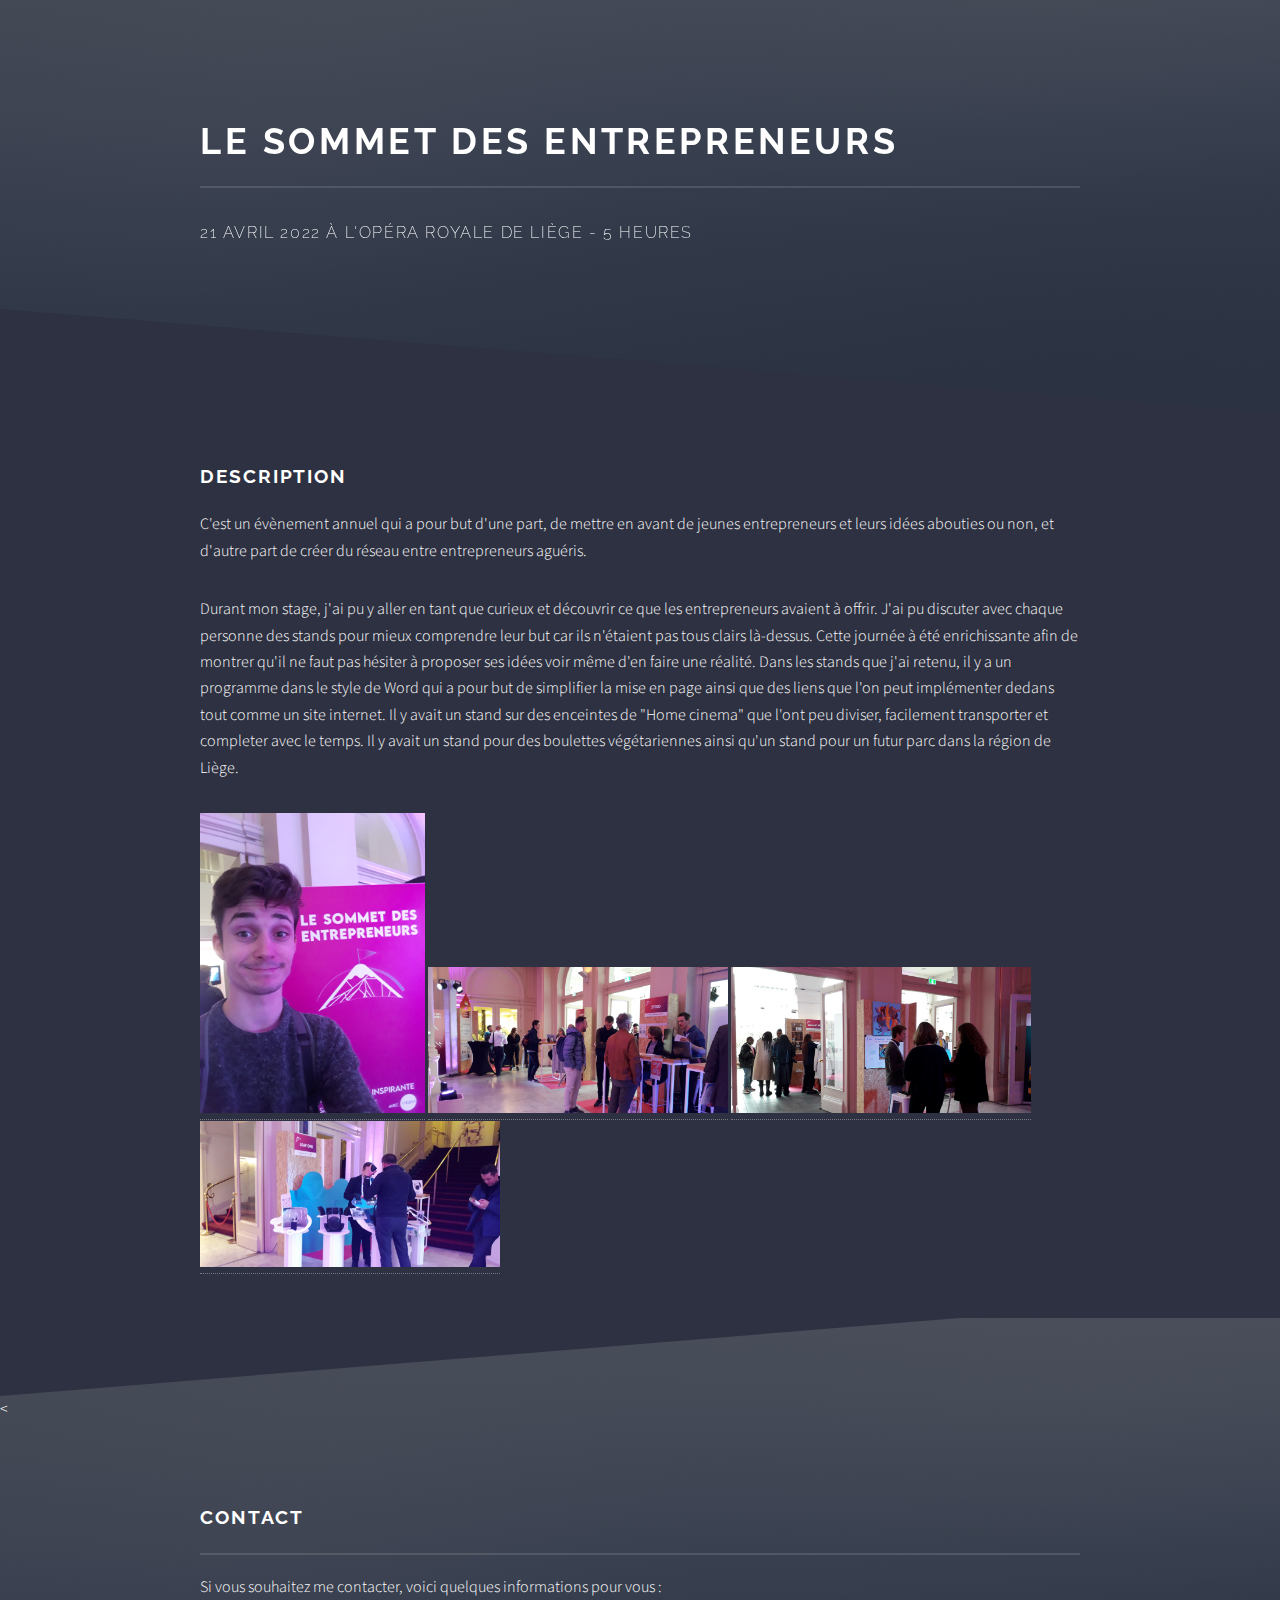
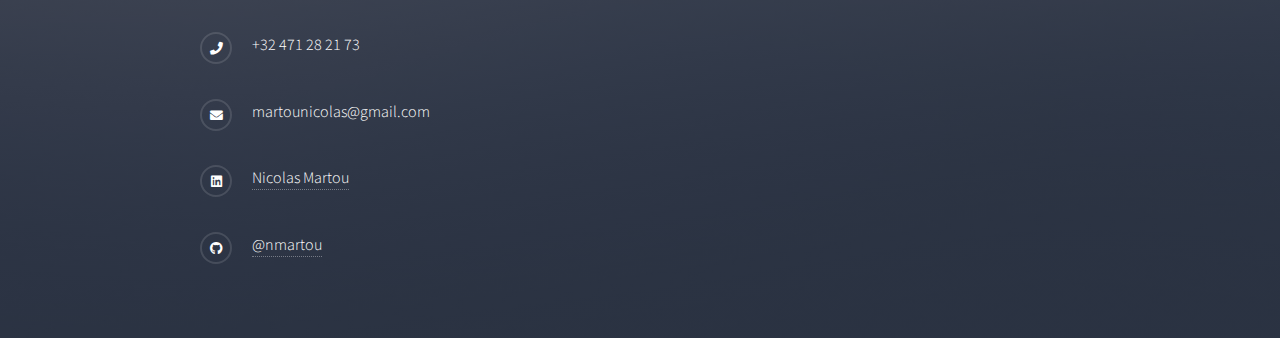
<file: entrepreneuriat.html>
<!DOCTYPE HTML>
<html>
	<head>
		<title>Salon sur l'entrepreneuriat</title>
		<meta charset="utf-8" />
		<meta name="viewport" content="width=device-width, initial-scale=1, user-scalable=no" />
		<link rel="stylesheet" href="assets/css/main.css" />
		<noscript><link rel="stylesheet" href="assets/css/noscript.css" /></noscript>
		<style>
            td.end-td {
                border-top: solid 1px;
            }

            .img-proof {
                max-width: 300px;
                max-height: 300px;
            }
        </style>
	</head>
	<body class="is-preload">

		<!-- Page Wrapper -->
			<div id="page-wrapper">

				<!-- Header -->
					<header id="header" class="alt">
						<h1><a href="index.html">Nicolas Martou</a></h1>
					</header>

				<!-- Banner -->
					<section id="banner">
						<div class="inner">
							<h2>Le Sommet des Entrepreneurs</h2>
							<p>21 Avril 2022 à l'Opéra Royale de Liège - 5 heures</p>
						</div>
					</section>
            </div>
            <section id="wrapper">
                
                    <section id="four" class="wrapper alt style1">
                        <div class="inner">
                            <h2>Description</h2>
                            <p>C'est un évènement annuel qui a pour but d'une part, de mettre en avant de jeunes entrepreneurs et leurs idées abouties ou non, et d'autre part
                                de créer du réseau entre entrepreneurs aguéris.
                            </p>
                            <p>
                                Durant mon stage, j'ai pu y aller en tant que curieux et découvrir ce que les entrepreneurs avaient à offrir. J'ai pu discuter avec chaque
                                personne des stands pour mieux comprendre leur but car ils n'étaient pas tous clairs là-dessus. Cette journée à été enrichissante afin de
                                montrer qu'il ne faut pas hésiter à proposer ses idées voir même d'en faire une réalité. Dans les stands que j'ai retenu, il y a un programme dans
                                le style de Word qui a pour but de simplifier la mise en page ainsi que des liens que l'on peut implémenter dedans tout comme un site internet. 
                                Il y avait un stand sur des enceintes de "Home cinema" que l'ont peu diviser, facilement transporter et completer avec le temps. Il y avait un
                                stand pour des boulettes végétariennes ainsi qu'un stand pour un futur parc dans la région de Liège.
                            </p>
                            <a href="https://github.com/nmartou/portfolio.github.io/blob/master/images/sde-1.jpg"><img class="img-proof" src="images/sde-1.jpg" alt="Photo de Nicolas devant une affiche du sommet" /></a>
                            <a href="https://github.com/nmartou/portfolio.github.io/blob/master/images/sde-2.jpg"><img class="img-proof" src="images/sde-2.jpg" alt="Photo de stands" /></a>
                            <a href="https://github.com/nmartou/portfolio.github.io/blob/master/images/sde-3.jpg"><img class="img-proof" src="images/sde-3.jpg" alt="Photo de stands" /></a>
                            <a href="https://github.com/nmartou/portfolio.github.io/blob/master/images/sde-4.jpg"><img class="img-proof" src="images/sde-4.jpg" alt="Photo du stand des enceintes" /></a>
                        </div>
                    </section>
                    
                <
            </section>

            <!-- Footer -->
					<section id="footer">
						<div class="inner">
							<h2 class="major">Contact</h2>
							<p>Si vous souhaitez me contacter, voici quelques informations pour vous :</p>
							<ul class="contact">
								<li class="icon solid fa-phone">+32 471 28 21 73</li>
								<li class="icon solid fa-envelope">martounicolas@gmail.com</li>
								<li class="icon brands fa-linkedin"><a href="https://www.linkedin.com/in/nicolas-martou/">Nicolas Martou</a></li>
								<li class="icon brands fa-github"><a href="https://github.com/nmartou">@nmartou</a></li>
							</ul>
						</div>
					</section>
            <!-- Scripts -->
			<script src="assets/js/jquery.min.js"></script>
			<script src="assets/js/jquery.scrollex.min.js"></script>
			<script src="assets/js/browser.min.js"></script>
			<script src="assets/js/breakpoints.min.js"></script>
			<script src="assets/js/util.js"></script>
			<script src="assets/js/main.js"></script>
    </body>
</html>
</file>
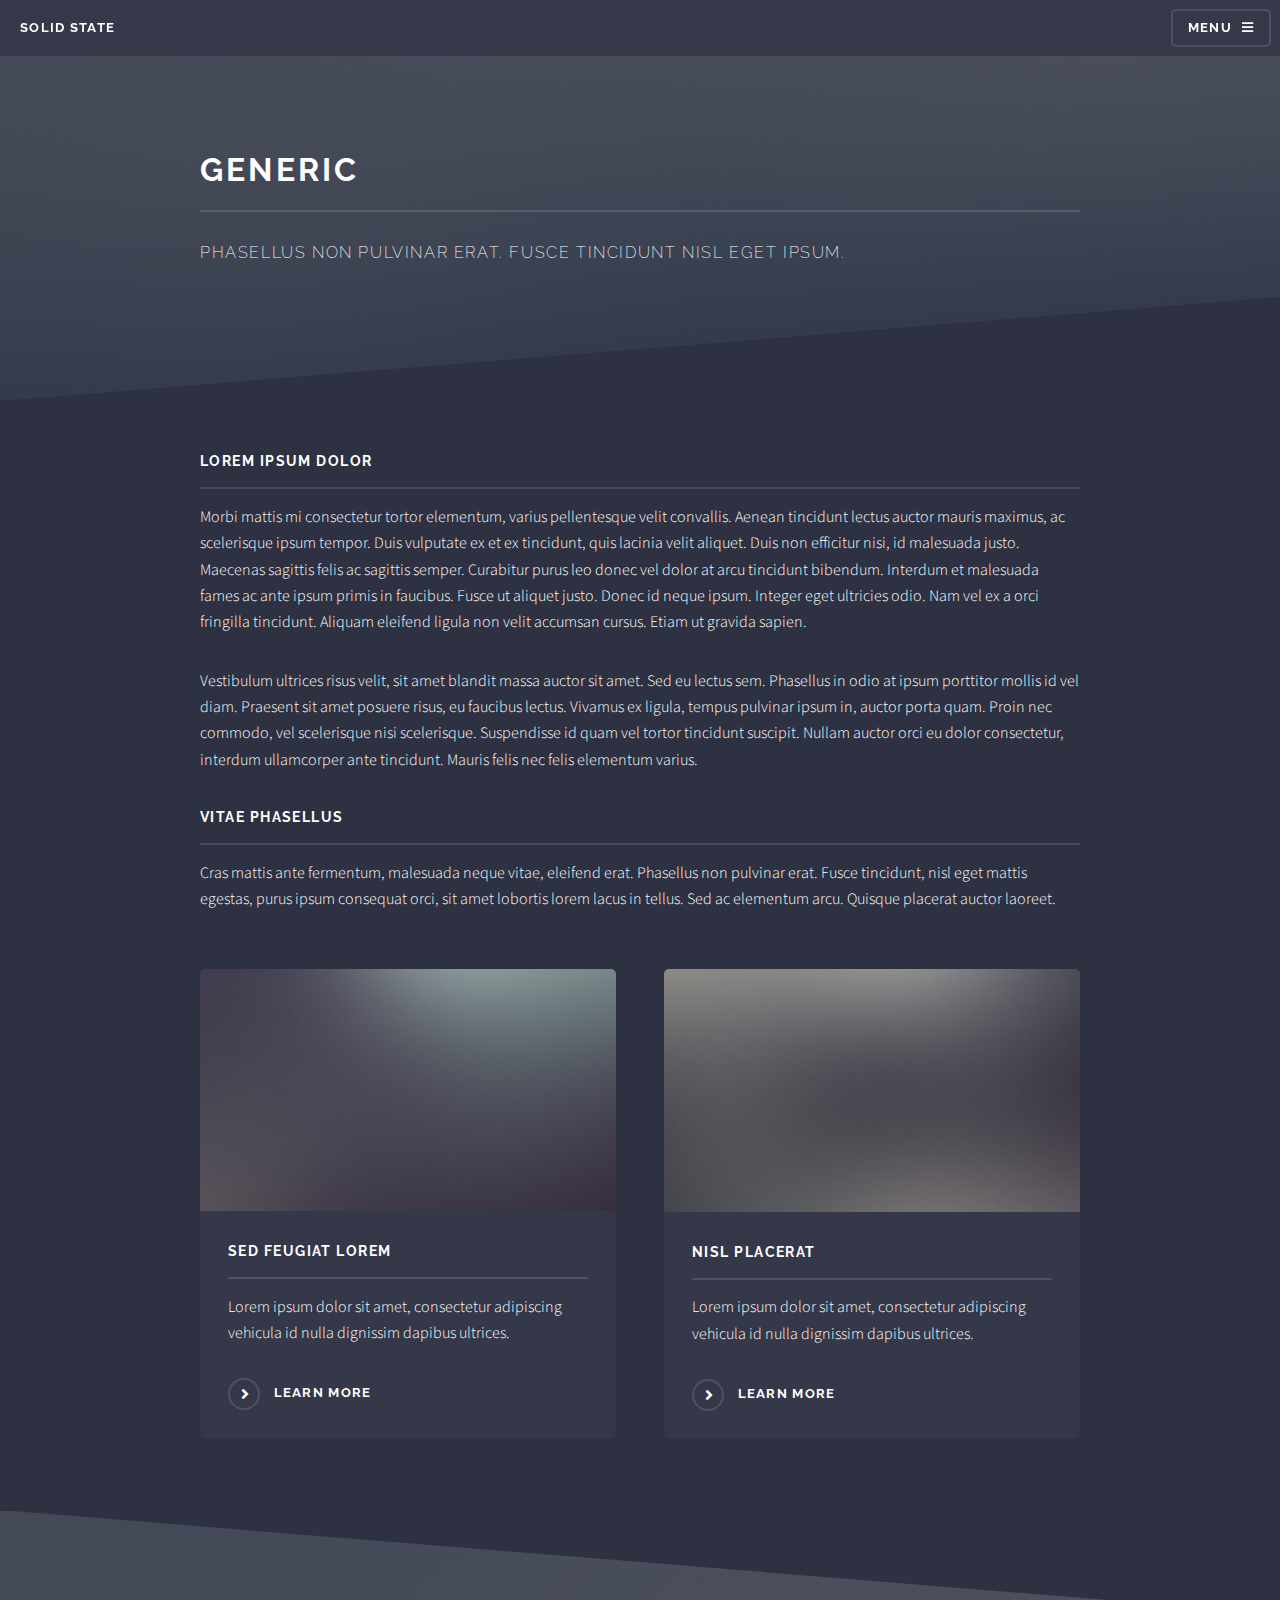
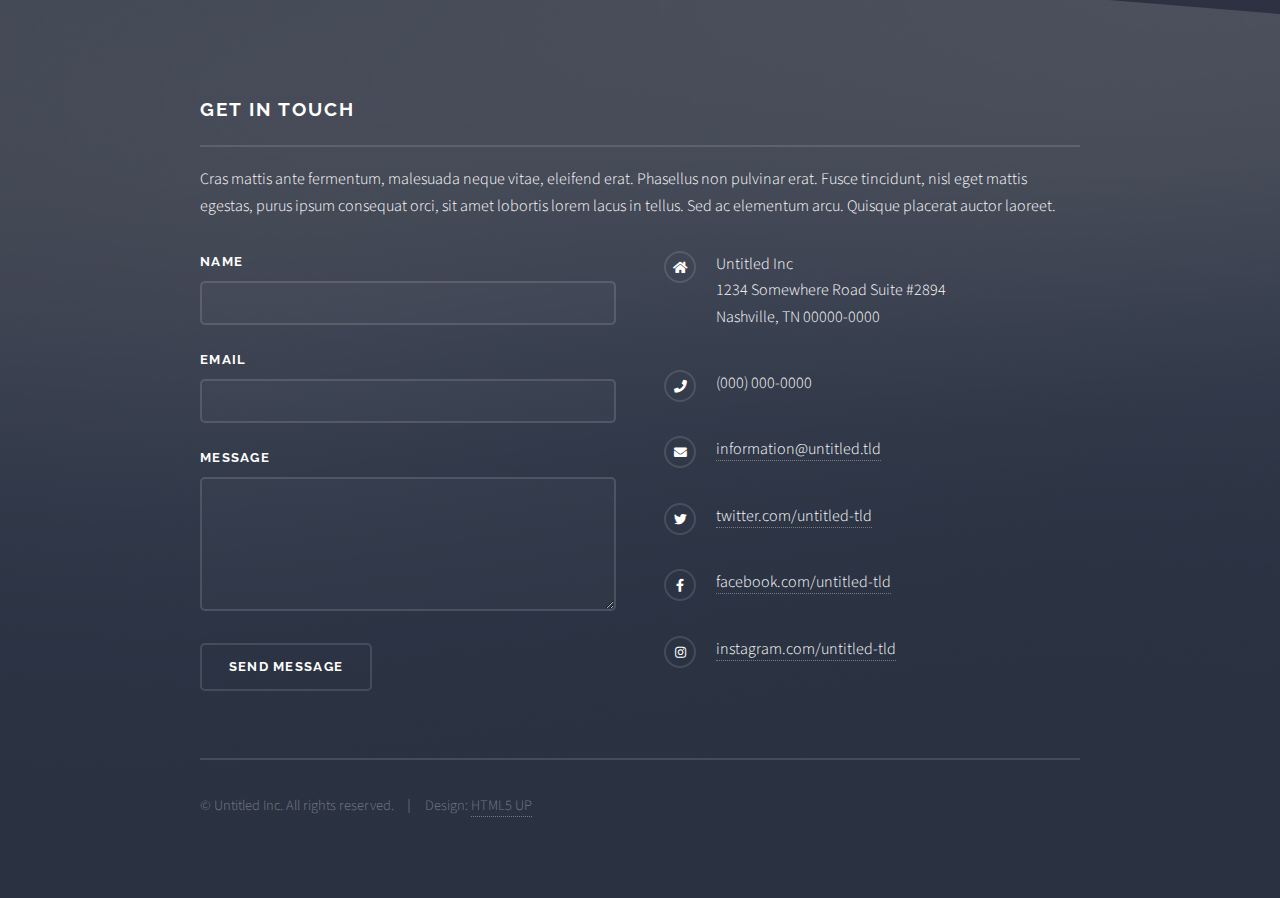
<file: generic.html>
<!DOCTYPE HTML>
<!--
	Solid State by HTML5 UP
	html5up.net | @ajlkn
	Free for personal and commercial use under the CCA 3.0 license (html5up.net/license)
-->
<html>
	<head>
		<title>Generic - Solid State by HTML5 UP</title>
		<meta charset="utf-8" />
		<meta name="viewport" content="width=device-width, initial-scale=1, user-scalable=no" />
		<link rel="stylesheet" href="assets/css/main.css" />
		<noscript><link rel="stylesheet" href="assets/css/noscript.css" /></noscript>
	</head>
	<body class="is-preload">

		<!-- Page Wrapper -->
			<div id="page-wrapper">

				<!-- Header -->
					<header id="header">
						<h1><a href="index.html">Solid State</a></h1>
						<nav>
							<a href="#menu">Menu</a>
						</nav>
					</header>

				<!-- Menu -->
					<nav id="menu">
						<div class="inner">
							<h2>Menu</h2>
							<ul class="links">
								<li><a href="index.html">Home</a></li>
								<li><a href="generic.html">Generic</a></li>
								<li><a href="elements.html">Elements</a></li>
								<li><a href="#">Log In</a></li>
								<li><a href="#">Sign Up</a></li>
							</ul>
							<a href="#" class="close">Close</a>
						</div>
					</nav>

				<!-- Wrapper -->
					<section id="wrapper">
						<header>
							<div class="inner">
								<h2>Generic</h2>
								<p>Phasellus non pulvinar erat. Fusce tincidunt nisl eget ipsum.</p>
							</div>
						</header>

						<!-- Content -->
							<div class="wrapper">
								<div class="inner">

									<h3 class="major">Lorem ipsum dolor</h3>
									<p>Morbi mattis mi consectetur tortor elementum, varius pellentesque velit convallis. Aenean tincidunt lectus auctor mauris maximus, ac scelerisque ipsum tempor. Duis vulputate ex et ex tincidunt, quis lacinia velit aliquet. Duis non efficitur nisi, id malesuada justo. Maecenas sagittis felis ac sagittis semper. Curabitur purus leo donec vel dolor at arcu tincidunt bibendum. Interdum et malesuada fames ac ante ipsum primis in faucibus. Fusce ut aliquet justo. Donec id neque ipsum. Integer eget ultricies odio. Nam vel ex a orci fringilla tincidunt. Aliquam eleifend ligula non velit accumsan cursus. Etiam ut gravida sapien.</p>

									<p>Vestibulum ultrices risus velit, sit amet blandit massa auctor sit amet. Sed eu lectus sem. Phasellus in odio at ipsum porttitor mollis id vel diam. Praesent sit amet posuere risus, eu faucibus lectus. Vivamus ex ligula, tempus pulvinar ipsum in, auctor porta quam. Proin nec commodo, vel scelerisque nisi scelerisque. Suspendisse id quam vel tortor tincidunt suscipit. Nullam auctor orci eu dolor consectetur, interdum ullamcorper ante tincidunt. Mauris felis nec felis elementum varius.</p>

									<h3 class="major">Vitae phasellus</h3>
									<p>Cras mattis ante fermentum, malesuada neque vitae, eleifend erat. Phasellus non pulvinar erat. Fusce tincidunt, nisl eget mattis egestas, purus ipsum consequat orci, sit amet lobortis lorem lacus in tellus. Sed ac elementum arcu. Quisque placerat auctor laoreet.</p>

									<section class="features">
										<article>
											<a href="#" class="image"><img src="images/pic04.jpg" alt="" /></a>
											<h3 class="major">Sed feugiat lorem</h3>
											<p>Lorem ipsum dolor sit amet, consectetur adipiscing vehicula id nulla dignissim dapibus ultrices.</p>
											<a href="#" class="special">Learn more</a>
										</article>
										<article>
											<a href="#" class="image"><img src="images/pic05.jpg" alt="" /></a>
											<h3 class="major">Nisl placerat</h3>
											<p>Lorem ipsum dolor sit amet, consectetur adipiscing vehicula id nulla dignissim dapibus ultrices.</p>
											<a href="#" class="special">Learn more</a>
										</article>
									</section>

								</div>
							</div>

					</section>

				<!-- Footer -->
					<section id="footer">
						<div class="inner">
							<h2 class="major">Get in touch</h2>
							<p>Cras mattis ante fermentum, malesuada neque vitae, eleifend erat. Phasellus non pulvinar erat. Fusce tincidunt, nisl eget mattis egestas, purus ipsum consequat orci, sit amet lobortis lorem lacus in tellus. Sed ac elementum arcu. Quisque placerat auctor laoreet.</p>
							<form method="post" action="#">
								<div class="fields">
									<div class="field">
										<label for="name">Name</label>
										<input type="text" name="name" id="name" />
									</div>
									<div class="field">
										<label for="email">Email</label>
										<input type="email" name="email" id="email" />
									</div>
									<div class="field">
										<label for="message">Message</label>
										<textarea name="message" id="message" rows="4"></textarea>
									</div>
								</div>
								<ul class="actions">
									<li><input type="submit" value="Send Message" /></li>
								</ul>
							</form>
							<ul class="contact">
								<li class="icon solid fa-home">
									Untitled Inc<br />
									1234 Somewhere Road Suite #2894<br />
									Nashville, TN 00000-0000
								</li>
								<li class="icon solid fa-phone">(000) 000-0000</li>
								<li class="icon solid fa-envelope"><a href="#">information@untitled.tld</a></li>
								<li class="icon brands fa-twitter"><a href="#">twitter.com/untitled-tld</a></li>
								<li class="icon brands fa-facebook-f"><a href="#">facebook.com/untitled-tld</a></li>
								<li class="icon brands fa-instagram"><a href="#">instagram.com/untitled-tld</a></li>
							</ul>
							<ul class="copyright">
								<li>&copy; Untitled Inc. All rights reserved.</li><li>Design: <a href="http://html5up.net">HTML5 UP</a></li>
							</ul>
						</div>
					</section>

			</div>

		<!-- Scripts -->
			<script src="assets/js/jquery.min.js"></script>
			<script src="assets/js/jquery.scrollex.min.js"></script>
			<script src="assets/js/browser.min.js"></script>
			<script src="assets/js/breakpoints.min.js"></script>
			<script src="assets/js/util.js"></script>
			<script src="assets/js/main.js"></script>

	</body>
</html>
</file>
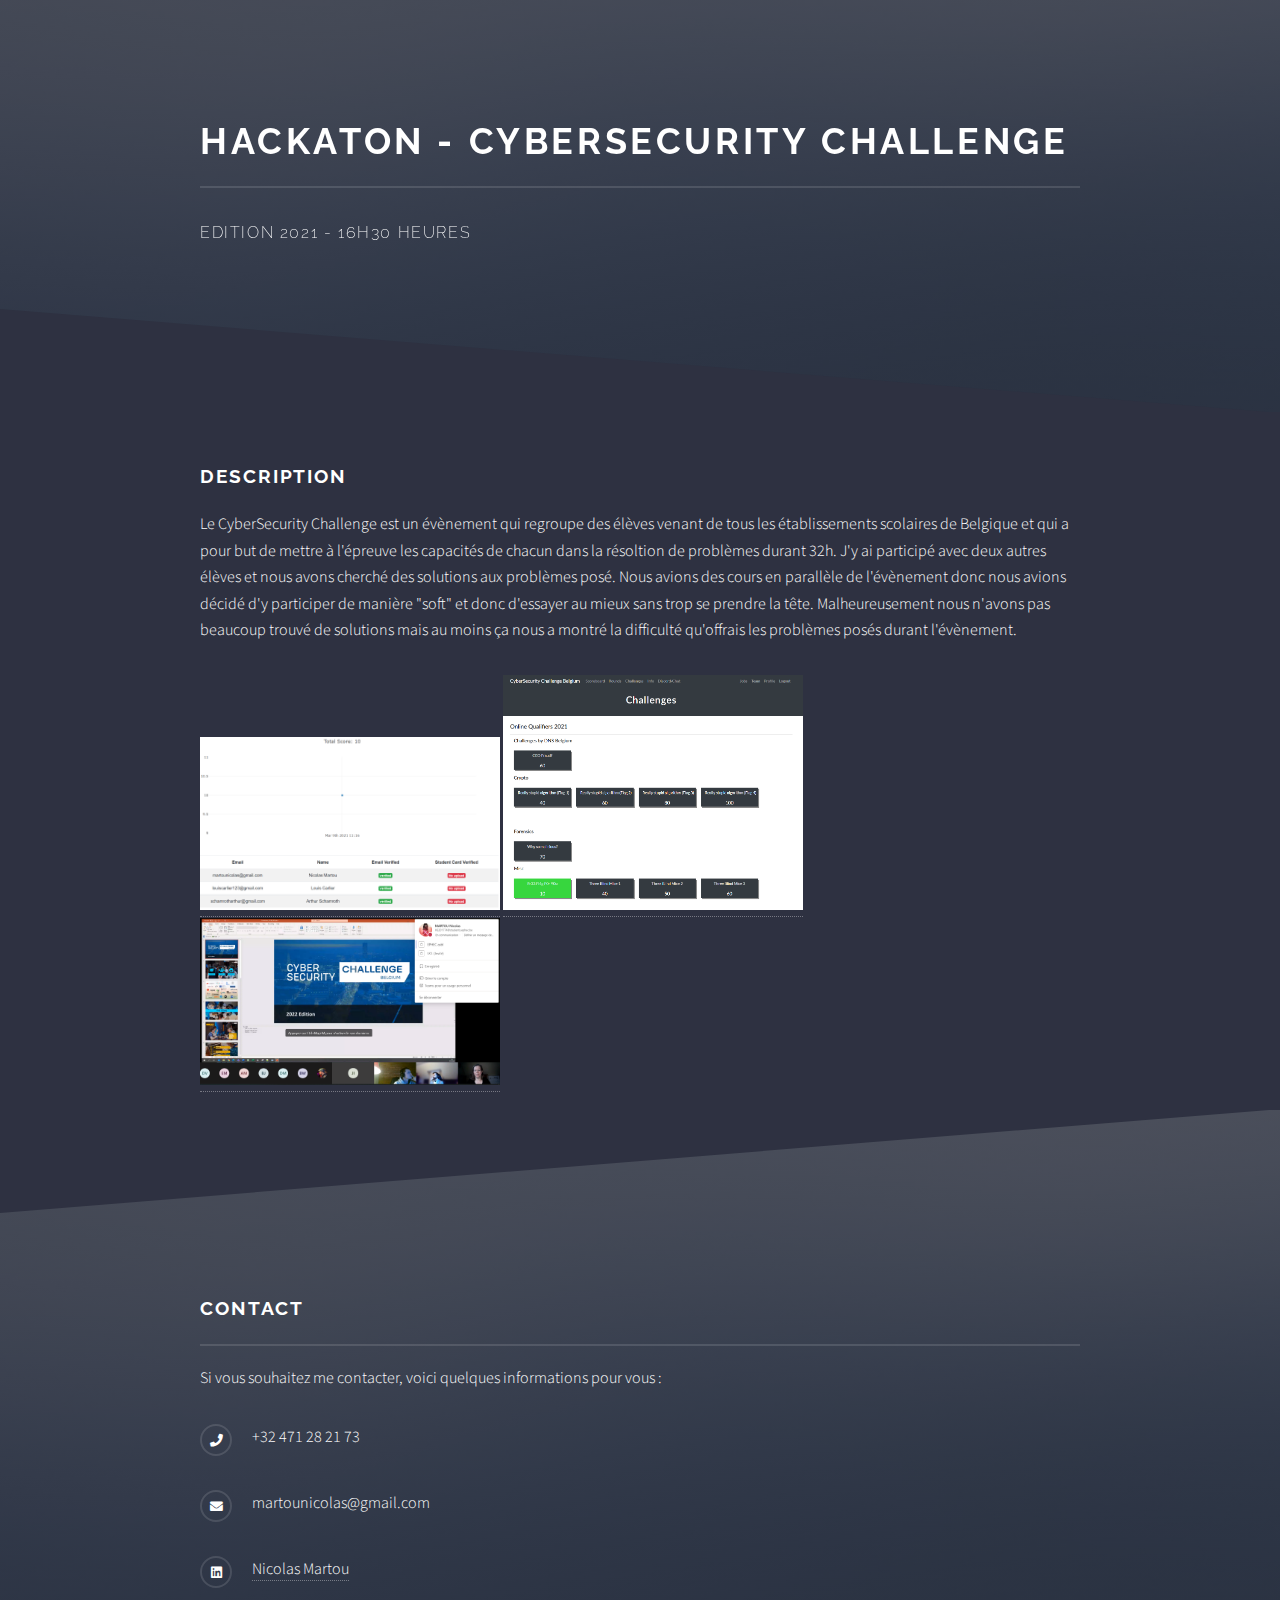
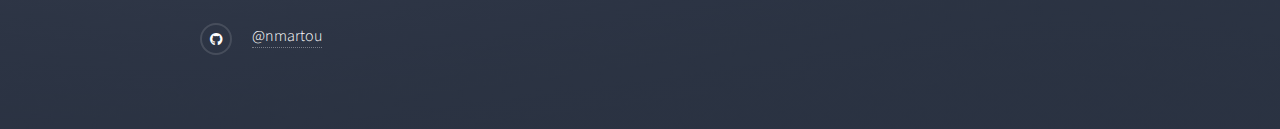
<file: hackaton.html>
<!DOCTYPE HTML>
<html>
	<head>
		<title>Hackaton</title>
		<meta charset="utf-8" />
		<meta name="viewport" content="width=device-width, initial-scale=1, user-scalable=no" />
		<link rel="stylesheet" href="assets/css/main.css" />
		<noscript><link rel="stylesheet" href="assets/css/noscript.css" /></noscript>
        <style>
            td.end-td {
                border-top: solid 1px;
            }

            .img-proof {
                max-width: 300px;
                max-height: 300px;
            }
        </style>
	</head>
	<body class="is-preload">

		<!-- Page Wrapper -->
			<div id="page-wrapper">

				<!-- Header -->
					<header id="header" class="alt">
						<h1><a href="index.html">Nicolas Martou</a></h1>
					</header>

				<!-- Banner -->
					<section id="banner">
						<div class="inner">
							<h2>Hackaton - CyberSecurity Challenge</h2>
							<p>Edition 2021 - 16h30 heures</p>
						</div>
					</section>
            </div>
            <section id="wrapper">
                
                    <section id="four" class="wrapper alt style1">
                        <div class="inner">
                            <h2>Description</h2>
                            <p>Le CyberSecurity Challenge est un évènement qui regroupe des élèves venant de tous les établissements scolaires de Belgique et qui a pour but
                                de mettre à l'épreuve les capacités de chacun dans la résoltion de problèmes durant 32h. J'y ai participé avec deux autres élèves et nous avons cherché
                                des solutions aux problèmes posé. Nous avions des cours en parallèle de l'évènement donc nous avions décidé d'y participer de manière "soft" et donc 
                                d'essayer au mieux sans trop se prendre la tête. Malheureusement nous n'avons pas beaucoup trouvé de solutions mais au moins ça nous a montré la
                                difficulté qu'offrais les problèmes posés durant l'évènement.
                            </p>
                            <a href="https://github.com/nmartou/portfolio.github.io/blob/master/images/cyber-1.PNG"><img class="img-proof" src="images/cyber-1.PNG" alt="Screenshot des scores avec nos noms" /></a>
                            <a href="https://github.com/nmartou/portfolio.github.io/blob/master/images/cyber-2.PNG"><img class="img-proof" src="images/cyber-2.PNG" alt="Screenshot de la solution validée" /></a>
                            <a href="https://github.com/nmartou/portfolio.github.io/blob/master/images/cyber-3.PNG"><img class="img-proof" src="images/cyber-3.PNG" alt="Screenshot de la présentation de l'édition 2022" /></a>
                        </div>
                    </section>
                    <style>
            td.end-td {
                border-top: solid 1px;
            }

            .img-proof {
                max-width: 300px;
                max-height: 300px;
            }
        </style>
            </section>

            <!-- Footer -->
					<section id="footer">
						<div class="inner">
							<h2 class="major">Contact</h2>
							<p>Si vous souhaitez me contacter, voici quelques informations pour vous :</p>
							<ul class="contact">
								<li class="icon solid fa-phone">+32 471 28 21 73</li>
								<li class="icon solid fa-envelope">martounicolas@gmail.com</li>
								<li class="icon brands fa-linkedin"><a href="https://www.linkedin.com/in/nicolas-martou/">Nicolas Martou</a></li>
								<li class="icon brands fa-github"><a href="https://github.com/nmartou">@nmartou</a></li>
							</ul>
						</div>
					</section>
            <!-- Scripts -->
			<script src="assets/js/jquery.min.js"></script>
			<script src="assets/js/jquery.scrollex.min.js"></script>
			<script src="assets/js/browser.min.js"></script>
			<script src="assets/js/breakpoints.min.js"></script>
			<script src="assets/js/util.js"></script>
			<script src="assets/js/main.js"></script>
    </body>
</html>
</file>
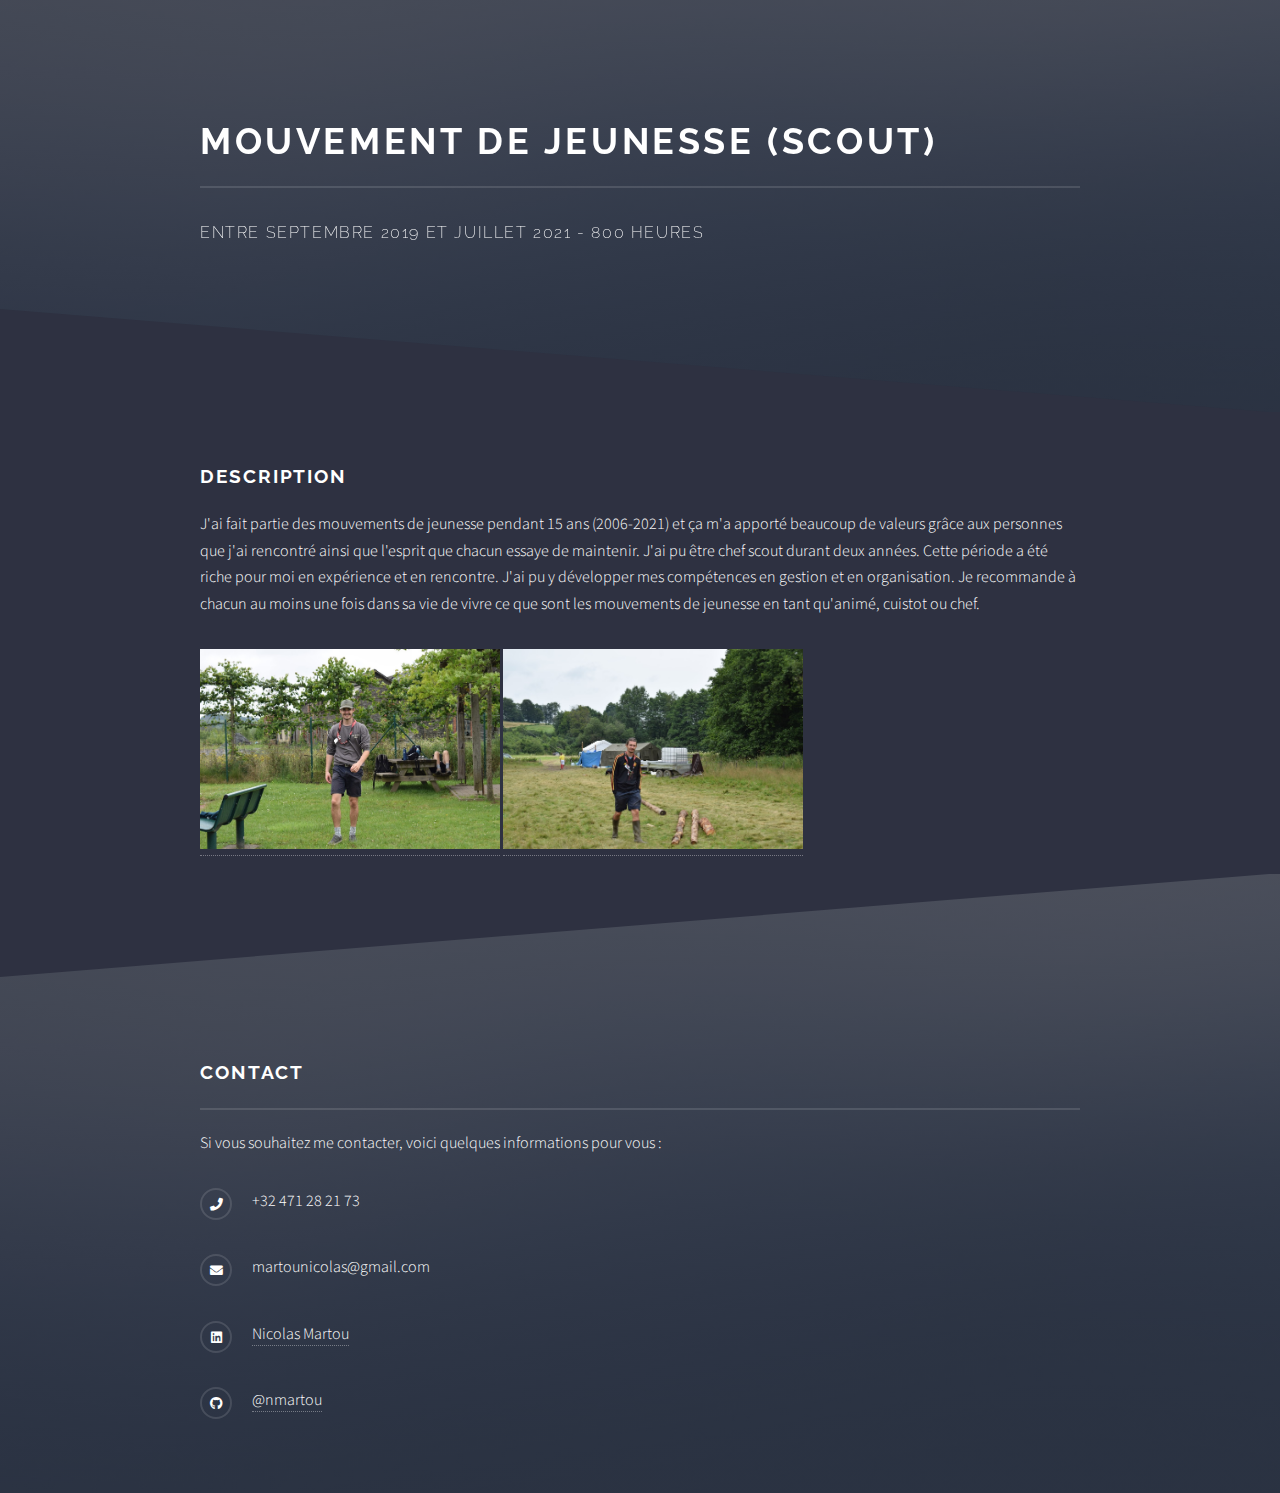
<file: scout.html>
<!DOCTYPE HTML>
<html>
	<head>
		<title>Mouvement de jeunesse</title>
		<meta charset="utf-8" />
		<meta name="viewport" content="width=device-width, initial-scale=1, user-scalable=no" />
		<link rel="stylesheet" href="assets/css/main.css" />
		<noscript><link rel="stylesheet" href="assets/css/noscript.css" /></noscript>
        <style>
            td.end-td {
                border-top: solid 1px;
            }

            .img-proof {
                max-width: 300px;
                max-height: 300px;
            }
        </style>
	</head>
	<body class="is-preload">

		<!-- Page Wrapper -->
			<div id="page-wrapper">

				<!-- Header -->
					<header id="header" class="alt">
						<h1><a href="index.html">Nicolas Martou</a></h1>
					</header>

				<!-- Banner -->
					<section id="banner">
						<div class="inner">
							<h2>Mouvement de jeunesse (Scout)</h2>
							<p>Entre septembre 2019 et juillet 2021 - 800 heures</p>
						</div>
					</section>
            </div>
            <section id="wrapper">
                
                    <section id="four" class="wrapper alt style1">
                        <div class="inner">
                            <h2>Description</h2>
                            <p>J'ai fait partie des mouvements de jeunesse pendant 15 ans (2006-2021) et ça m'a apporté beaucoup de valeurs grâce aux personnes que j'ai rencontré
                                ainsi que l'esprit que chacun essaye de maintenir. J'ai pu être chef scout durant deux années. Cette période a été riche pour moi en expérience et
                                en rencontre. J'ai pu y développer mes compétences en gestion et en organisation. Je recommande à chacun au moins une fois dans sa vie de vivre ce 
                                que sont les mouvements de jeunesse en tant qu'animé, cuistot ou chef.
                            </p>
                            <a href="https://github.com/nmartou/portfolio.github.io/blob/master/images/scout-1.JPG"><img class="img-proof" src="images/scout-1.JPG" alt="Photo de Nicolas en camp" /></a>
                            <a href="https://github.com/nmartou/portfolio.github.io/blob/master/images/scout-2.JPG"><img class="img-proof" src="images/scout-2.JPG" alt="Photo de Nicolas en camp" /></a>
                        </div>
                    </section>
            </section>

            <!-- Footer -->
					<section id="footer">
						<div class="inner">
							<h2 class="major">Contact</h2>
							<p>Si vous souhaitez me contacter, voici quelques informations pour vous :</p>
							<ul class="contact">
								<li class="icon solid fa-phone">+32 471 28 21 73</li>
								<li class="icon solid fa-envelope">martounicolas@gmail.com</li>
								<li class="icon brands fa-linkedin"><a href="https://www.linkedin.com/in/nicolas-martou/">Nicolas Martou</a></li>
								<li class="icon brands fa-github"><a href="https://github.com/nmartou">@nmartou</a></li>
							</ul>
						</div>
					</section>
            <!-- Scripts -->
			<script src="assets/js/jquery.min.js"></script>
			<script src="assets/js/jquery.scrollex.min.js"></script>
			<script src="assets/js/browser.min.js"></script>
			<script src="assets/js/breakpoints.min.js"></script>
			<script src="assets/js/util.js"></script>
			<script src="assets/js/main.js"></script>
    </body>
</html>
</file>
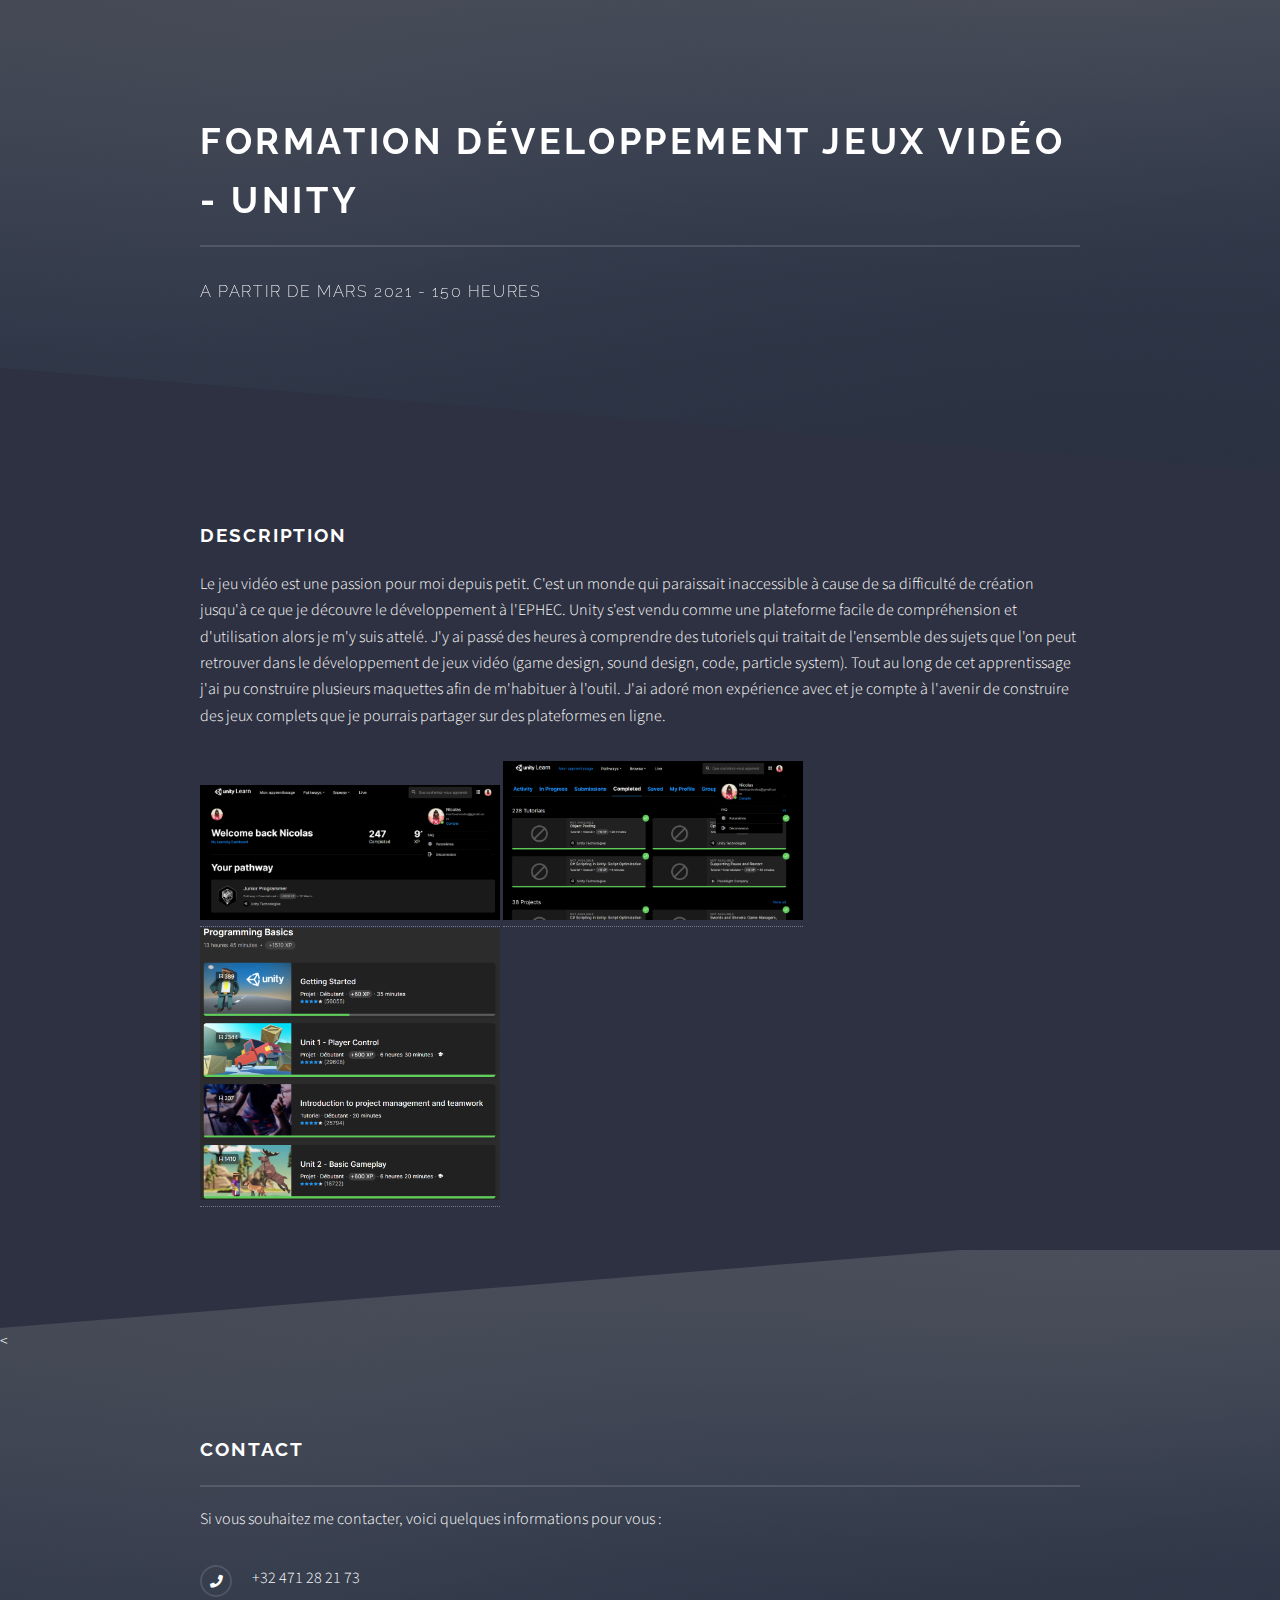
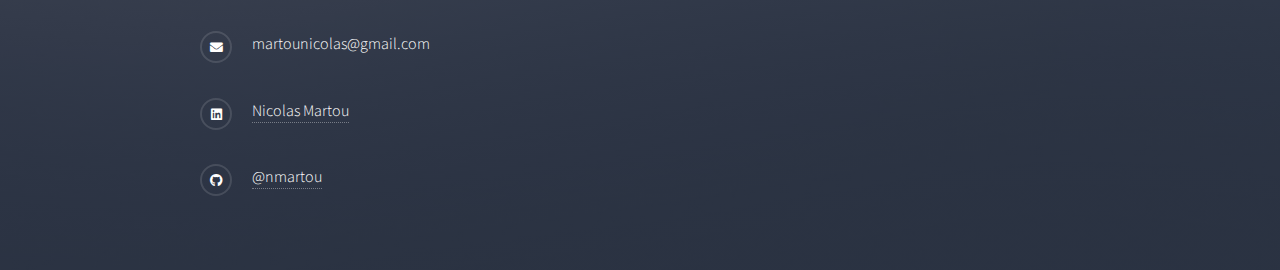
<file: unity.html>
<!DOCTYPE HTML>
<html>
	<head>
		<title>Formation Unity</title>
		<meta charset="utf-8" />
		<meta name="viewport" content="width=device-width, initial-scale=1, user-scalable=no" />
		<link rel="stylesheet" href="assets/css/main.css" />
		<noscript><link rel="stylesheet" href="assets/css/noscript.css" /></noscript>
        <style>
            td.end-td {
                border-top: solid 1px;
            }

            .img-proof {
                max-width: 300px;
                max-height: 300px;
            }
        </style>
	</head>
	<body class="is-preload">

		<!-- Page Wrapper -->
			<div id="page-wrapper">

				<!-- Header -->
					<header id="header" class="alt">
						<h1><a href="index.html">Nicolas Martou</a></h1>
					</header>

				<!-- Banner -->
					<section id="banner">
						<div class="inner">
							<h2>Formation développement jeux vidéo - Unity</h2>
							<p>A partir de mars 2021 - 150 heures</p>
						</div>
					</section>
            </div>
            <section id="wrapper">
                
                    <section id="four" class="wrapper alt style1">
                        <div class="inner">
                            <h2>Description</h2>
                            <p>Le jeu vidéo est une passion pour moi depuis petit. C'est un monde qui paraissait inaccessible à cause de sa difficulté de création jusqu'à ce que je découvre le développement
                                à l'EPHEC. Unity s'est vendu comme une plateforme facile de compréhension et d'utilisation alors je m'y suis attelé. J'y ai passé des heures
                                à comprendre des tutoriels qui traitait de l'ensemble des sujets que l'on peut retrouver dans le développement de jeux vidéo (game design, sound
                                design, code, particle system). Tout au long de cet apprentissage j'ai pu construire plusieurs maquettes afin de m'habituer à l'outil. J'ai adoré
                                mon expérience avec et je compte à l'avenir de construire des jeux complets que je pourrais partager sur des plateformes en ligne.
                            </p>
                            <a href="https://github.com/nmartou/portfolio.github.io/blob/master/images/unity-1.PNG"><img class="img-proof" src="images/unity-1.PNG" alt="Screenshot de nombres de tutoriels complétés" /></a>
                            <a href="https://github.com/nmartou/portfolio.github.io/blob/master/images/unity-2.PNG"><img class="img-proof" src="images/unity-2.PNG" alt="Screenshot de tutoriels complétés" /></a>
                            <a href="https://github.com/nmartou/portfolio.github.io/blob/master/images/unity-3.PNG"><img class="img-proof" src="images/unity-3.PNG" alt="Screenshot de tutoriels complétés" /></a>
                        </div>
                    </section>
                    
                <
            </section>

            <!-- Footer -->
					<section id="footer">
						<div class="inner">
							<h2 class="major">Contact</h2>
							<p>Si vous souhaitez me contacter, voici quelques informations pour vous :</p>
							<ul class="contact">
								<li class="icon solid fa-phone">+32 471 28 21 73</li>
								<li class="icon solid fa-envelope">martounicolas@gmail.com</li>
								<li class="icon brands fa-linkedin"><a href="https://www.linkedin.com/in/nicolas-martou/">Nicolas Martou</a></li>
								<li class="icon brands fa-github"><a href="https://github.com/nmartou">@nmartou</a></li>
							</ul>
						</div>
					</section>
            <!-- Scripts -->
			<script src="assets/js/jquery.min.js"></script>
			<script src="assets/js/jquery.scrollex.min.js"></script>
			<script src="assets/js/browser.min.js"></script>
			<script src="assets/js/breakpoints.min.js"></script>
			<script src="assets/js/util.js"></script>
			<script src="assets/js/main.js"></script>
    </body>
</html>
</file>
<file: assets/css/noscript.css>
/*
	Solid State by HTML5 UP
	html5up.net | @ajlkn
	Free for personal and commercial use under the CCA 3.0 license (html5up.net/license)
*/

/* Banner */

	body.is-preload #banner .logo {
		-moz-transform: none;
		-webkit-transform: none;
		-ms-transform: none;
		transform: none;
		opacity: 1;
	}

	body.is-preload #banner h2 {
		opacity: 1;
		-moz-transform: none;
		-webkit-transform: none;
		-ms-transform: none;
		transform: none;
		-moz-filter: none;
		-webkit-filter: none;
		-ms-filter: none;
		filter: none;
	}

	body.is-preload #banner p {
		opacity: 01;
		-moz-transform: none;
		-webkit-transform: none;
		-ms-transform: none;
		transform: none;
		-moz-filter: none;
		-webkit-filter: none;
		-ms-filter: none;
		filter: none;
	}
</file>
<file: assets/css/main.css>
@import url(fontawesome-all.min.css);
@import url("https://fonts.googleapis.com/css?family=Raleway:200,700|Source+Sans+Pro:300,600,300italic,600italic");

/*
	Solid State by HTML5 UP
	html5up.net | @ajlkn
	Free for personal and commercial use under the CCA 3.0 license (html5up.net/license)
*/

html, body, div, span, applet, object,
iframe, h1, h2, h3, h4, h5, h6, p, blockquote,
pre, a, abbr, acronym, address, big, cite,
code, del, dfn, em, img, ins, kbd, q, s, samp,
small, strike, strong, sub, sup, tt, var, b,
u, i, center, dl, dt, dd, ol, ul, li, fieldset,
form, label, legend, table, caption, tbody,
tfoot, thead, tr, th, td, article, aside,
canvas, details, embed, figure, figcaption,
footer, header, hgroup, menu, nav, output, ruby,
section, summary, time, mark, audio, video {
	margin: 0;
	padding: 0;
	border: 0;
	font-size: 100%;
	font: inherit;
	vertical-align: baseline;}

article, aside, details, figcaption, figure,
footer, header, hgroup, menu, nav, section {
	display: block;}

body {
	line-height: 1;
}

ol, ul {
	list-style: none;
}

blockquote, q {
	quotes: none;
}

	blockquote:before, blockquote:after, q:before, q:after {
		content: '';
		content: none;
	}

table {
	border-collapse: collapse;
	border-spacing: 0;
}

body {
	-webkit-text-size-adjust: none;
}

mark {
	background-color: transparent;
	color: inherit;
}

input::-moz-focus-inner {
	border: 0;
	padding: 0;
}

input, select, textarea {
	-moz-appearance: none;
	-webkit-appearance: none;
	-ms-appearance: none;
	appearance: none;
}

/* Basic */

	@-ms-viewport {
		width: device-width;
	}

	body {
		-ms-overflow-style: scrollbar;
	}

	@media screen and (max-width: 480px) {

		html, body {
			min-width: 320px;
		}

	}

	html {
		box-sizing: border-box;
	}

	*, *:before, *:after {
		box-sizing: inherit;
	}

	body {
		background-color: #2e3141;
		background-image: linear-gradient(to top, rgba(46, 49, 65, 0.8), rgba(46, 49, 65, 0.8)), url("../../images/bg.jpg");
		background-size: auto,
 cover;
		background-attachment: fixed,
 fixed;
		background-position: center,
 center;
	}

		body.is-preload *, body.is-preload *:before, body.is-preload *:after {
			-moz-animation: none !important;
			-webkit-animation: none !important;
			-ms-animation: none !important;
			animation: none !important;
			-moz-transition: none !important;
			-webkit-transition: none !important;
			-ms-transition: none !important;
			transition: none !important;
		}

/* Type */

	body, input, select, textarea {
		color: #ffffff;
		font-family: "Source Sans Pro", Helvetica, sans-serif;
		font-size: 16.5pt;
		font-weight: 300;
		line-height: 1.65;
	}

		@media screen and (max-width: 1680px) {

			body, input, select, textarea {
				font-size: 13pt;
			}

		}

		@media screen and (max-width: 1280px) {

			body, input, select, textarea {
				font-size: 12pt;
			}

		}

		@media screen and (max-width: 980px) {

			body, input, select, textarea {
				font-size: 12pt;
			}

		}

		@media screen and (max-width: 736px) {

			body, input, select, textarea {
				font-size: 12pt;
			}

		}

		@media screen and (max-width: 480px) {

			body, input, select, textarea {
				font-size: 12pt;
			}

		}

	a {
		-moz-transition: color 0.2s ease-in-out, border-bottom-color 0.2s ease-in-out;
		-webkit-transition: color 0.2s ease-in-out, border-bottom-color 0.2s ease-in-out;
		-ms-transition: color 0.2s ease-in-out, border-bottom-color 0.2s ease-in-out;
		transition: color 0.2s ease-in-out, border-bottom-color 0.2s ease-in-out;
		border-bottom: dotted 1px rgba(255, 255, 255, 0.35);
		color: #ffffff;
		text-decoration: none;
	}

		a:hover {
			border-bottom-color: transparent;
			color: #ffffff !important;
		}

		a.special:not(.button) {
			text-decoration: none;
			border-bottom: 0;
			display: block;
			font-family: Raleway, Helvetica, sans-serif;
			font-size: 0.8em;
			font-weight: 700;
			letter-spacing: 0.1em;
			margin: 0 0 2em 0;
			text-transform: uppercase;
		}

			a.special:not(.button):before {
				-moz-osx-font-smoothing: grayscale;
				-webkit-font-smoothing: antialiased;
				display: inline-block;
				font-style: normal;
				font-variant: normal;
				text-rendering: auto;
				line-height: 1;
				text-transform: none !important;
				font-family: 'Font Awesome 5 Free';
				font-weight: 900;
			}

			a.special:not(.button):before {
				-moz-transition: background-color 0.2s ease-in-out;
				-webkit-transition: background-color 0.2s ease-in-out;
				-ms-transition: background-color 0.2s ease-in-out;
				transition: background-color 0.2s ease-in-out;
				border-radius: 100%;
				border: solid 2px rgba(255, 255, 255, 0.125);
				content: '\f105';
				display: inline-block;
				font-size: 1.25em;
				height: 2em;
				line-height: 1.75em;
				margin-right: 0.85em;
				text-align: center;
				text-indent: 0.15em;
				vertical-align: middle;
				width: 2em;
			}

			a.special:not(.button):hover:before {
				background-color: rgba(255, 255, 255, 0.025);
			}

			a.special:not(.button):active:before {
				background-color: rgba(255, 255, 255, 0.075);
			}

	strong, b {
		color: #ffffff;
		font-weight: 600;
	}

	em, i {
		font-style: italic;
	}

	p {
		margin: 0 0 2em 0;
	}

	h1, h2, h3, h4, h5, h6 {
		color: #ffffff;
		font-family: Raleway, Helvetica, sans-serif;
		font-weight: 700;
		letter-spacing: 0.1em;
		margin: 0 0 1em 0;
		text-transform: uppercase;
	}

		h1 a, h2 a, h3 a, h4 a, h5 a, h6 a {
			color: inherit;
			text-decoration: none;
			border-bottom: 0;
		}

		h1 span, h2 span, h3 span, h4 span, h5 span, h6 span {
			font-weight: 200;
		}

		h1.major, h2.major, h3.major, h4.major, h5.major, h6.major {
			padding-bottom: 1em;
			border-bottom: solid 2px rgba(255, 255, 255, 0.125);
		}

	h2 {
		font-size: 1.2em;
	}

	h3 {
		font-size: 0.9em;
	}

	h4 {
		font-size: 0.7em;
	}

	h5 {
		font-size: 0.7em;
	}

	h6 {
		font-size: 0.7em;
	}

	@media screen and (max-width: 736px) {

		h2 {
			font-size: 1em;
		}

		h3 {
			font-size: 0.8em;
		}

	}

	sub {
		font-size: 0.8em;
		position: relative;
		top: 0.5em;
	}

	sup {
		font-size: 0.8em;
		position: relative;
		top: -0.5em;
	}

	blockquote {
		border-left: solid 4px rgba(255, 255, 255, 0.125);
		font-style: italic;
		margin: 0 0 2em 0;
		padding: 0.5em 0 0.5em 2em;
	}

	code {
		background: rgba(255, 255, 255, 0.025);
		border-radius: 5px;
		border: solid 2px rgba(255, 255, 255, 0.125);
		font-family: "Courier New", monospace;
		font-size: 0.9em;
		margin: 0 0.25em;
		padding: 0.25em 0.65em;
	}

	pre {
		-webkit-overflow-scrolling: touch;
		font-family: "Courier New", monospace;
		font-size: 0.9em;
		margin: 0 0 2em 0;
	}

		pre code {
			display: block;
			line-height: 1.75em;
			padding: 1em 1.5em;
			overflow-x: auto;
		}

	hr {
		border: 0;
		border-bottom: solid 2px rgba(255, 255, 255, 0.125);
		margin: 2.5em 0;
	}

		hr.major {
			margin: 4em 0;
		}

	.align-left {
		text-align: left;
	}

	.align-center {
		text-align: center;
	}

	.align-right {
		text-align: right;
	}

/* Row */

	.row {
		display: flex;
		flex-wrap: wrap;
		box-sizing: border-box;
		align-items: stretch;
	}

		.row > * {
			box-sizing: border-box;
		}

		.row.gtr-uniform > * > :last-child {
			margin-bottom: 0;
		}

		.row.aln-left {
			justify-content: flex-start;
		}

		.row.aln-center {
			justify-content: center;
		}

		.row.aln-right {
			justify-content: flex-end;
		}

		.row.aln-top {
			align-items: flex-start;
		}

		.row.aln-middle {
			align-items: center;
		}

		.row.aln-bottom {
			align-items: flex-end;
		}

		.row > .imp {
			order: -1;
		}

		.row > .col-1 {
			width: 8.33333%;
		}

		.row > .off-1 {
			margin-left: 8.33333%;
		}

		.row > .col-2 {
			width: 16.66667%;
		}

		.row > .off-2 {
			margin-left: 16.66667%;
		}

		.row > .col-3 {
			width: 25%;
		}

		.row > .off-3 {
			margin-left: 25%;
		}

		.row > .col-4 {
			width: 33.33333%;
		}

		.row > .off-4 {
			margin-left: 33.33333%;
		}

		.row > .col-5 {
			width: 41.66667%;
		}

		.row > .off-5 {
			margin-left: 41.66667%;
		}

		.row > .col-6 {
			width: 50%;
		}

		.row > .off-6 {
			margin-left: 50%;
		}

		.row > .col-7 {
			width: 58.33333%;
		}

		.row > .off-7 {
			margin-left: 58.33333%;
		}

		.row > .col-8 {
			width: 66.66667%;
		}

		.row > .off-8 {
			margin-left: 66.66667%;
		}

		.row > .col-9 {
			width: 75%;
		}

		.row > .off-9 {
			margin-left: 75%;
		}

		.row > .col-10 {
			width: 83.33333%;
		}

		.row > .off-10 {
			margin-left: 83.33333%;
		}

		.row > .col-11 {
			width: 91.66667%;
		}

		.row > .off-11 {
			margin-left: 91.66667%;
		}

		.row > .col-12 {
			width: 100%;
		}

		.row > .off-12 {
			margin-left: 100%;
		}

		.row.gtr-0 {
			margin-top: 0;
			margin-left: 0em;
		}

			.row.gtr-0 > * {
				padding: 0 0 0 0em;
			}

			.row.gtr-0.gtr-uniform {
				margin-top: 0em;
			}

				.row.gtr-0.gtr-uniform > * {
					padding-top: 0em;
				}

		.row.gtr-25 {
			margin-top: 0;
			margin-left: -0.4375em;
		}

			.row.gtr-25 > * {
				padding: 0 0 0 0.4375em;
			}

			.row.gtr-25.gtr-uniform {
				margin-top: -0.4375em;
			}

				.row.gtr-25.gtr-uniform > * {
					padding-top: 0.4375em;
				}

		.row.gtr-50 {
			margin-top: 0;
			margin-left: -0.875em;
		}

			.row.gtr-50 > * {
				padding: 0 0 0 0.875em;
			}

			.row.gtr-50.gtr-uniform {
				margin-top: -0.875em;
			}

				.row.gtr-50.gtr-uniform > * {
					padding-top: 0.875em;
				}

		.row {
			margin-top: 0;
			margin-left: -1.75em;
		}

			.row > * {
				padding: 0 0 0 1.75em;
			}

			.row.gtr-uniform {
				margin-top: -1.75em;
			}

				.row.gtr-uniform > * {
					padding-top: 1.75em;
				}

		.row.gtr-150 {
			margin-top: 0;
			margin-left: -2.625em;
		}

			.row.gtr-150 > * {
				padding: 0 0 0 2.625em;
			}

			.row.gtr-150.gtr-uniform {
				margin-top: -2.625em;
			}

				.row.gtr-150.gtr-uniform > * {
					padding-top: 2.625em;
				}

		.row.gtr-200 {
			margin-top: 0;
			margin-left: -3.5em;
		}

			.row.gtr-200 > * {
				padding: 0 0 0 3.5em;
			}

			.row.gtr-200.gtr-uniform {
				margin-top: -3.5em;
			}

				.row.gtr-200.gtr-uniform > * {
					padding-top: 3.5em;
				}

		@media screen and (max-width: 1680px) {

			.row {
				display: flex;
				flex-wrap: wrap;
				box-sizing: border-box;
				align-items: stretch;
			}

				.row > * {
					box-sizing: border-box;
				}

				.row.gtr-uniform > * > :last-child {
					margin-bottom: 0;
				}

				.row.aln-left {
					justify-content: flex-start;
				}

				.row.aln-center {
					justify-content: center;
				}

				.row.aln-right {
					justify-content: flex-end;
				}

				.row.aln-top {
					align-items: flex-start;
				}

				.row.aln-middle {
					align-items: center;
				}

				.row.aln-bottom {
					align-items: flex-end;
				}

				.row > .imp-xlarge {
					order: -1;
				}

				.row > .col-1-xlarge {
					width: 8.33333%;
				}

				.row > .off-1-xlarge {
					margin-left: 8.33333%;
				}

				.row > .col-2-xlarge {
					width: 16.66667%;
				}

				.row > .off-2-xlarge {
					margin-left: 16.66667%;
				}

				.row > .col-3-xlarge {
					width: 25%;
				}

				.row > .off-3-xlarge {
					margin-left: 25%;
				}

				.row > .col-4-xlarge {
					width: 33.33333%;
				}

				.row > .off-4-xlarge {
					margin-left: 33.33333%;
				}

				.row > .col-5-xlarge {
					width: 41.66667%;
				}

				.row > .off-5-xlarge {
					margin-left: 41.66667%;
				}

				.row > .col-6-xlarge {
					width: 50%;
				}

				.row > .off-6-xlarge {
					margin-left: 50%;
				}

				.row > .col-7-xlarge {
					width: 58.33333%;
				}

				.row > .off-7-xlarge {
					margin-left: 58.33333%;
				}

				.row > .col-8-xlarge {
					width: 66.66667%;
				}

				.row > .off-8-xlarge {
					margin-left: 66.66667%;
				}

				.row > .col-9-xlarge {
					width: 75%;
				}

				.row > .off-9-xlarge {
					margin-left: 75%;
				}

				.row > .col-10-xlarge {
					width: 83.33333%;
				}

				.row > .off-10-xlarge {
					margin-left: 83.33333%;
				}

				.row > .col-11-xlarge {
					width: 91.66667%;
				}

				.row > .off-11-xlarge {
					margin-left: 91.66667%;
				}

				.row > .col-12-xlarge {
					width: 100%;
				}

				.row > .off-12-xlarge {
					margin-left: 100%;
				}

				.row.gtr-0 {
					margin-top: 0;
					margin-left: 0em;
				}

					.row.gtr-0 > * {
						padding: 0 0 0 0em;
					}

					.row.gtr-0.gtr-uniform {
						margin-top: 0em;
					}

						.row.gtr-0.gtr-uniform > * {
							padding-top: 0em;
						}

				.row.gtr-25 {
					margin-top: 0;
					margin-left: -0.4375em;
				}

					.row.gtr-25 > * {
						padding: 0 0 0 0.4375em;
					}

					.row.gtr-25.gtr-uniform {
						margin-top: -0.4375em;
					}

						.row.gtr-25.gtr-uniform > * {
							padding-top: 0.4375em;
						}

				.row.gtr-50 {
					margin-top: 0;
					margin-left: -0.875em;
				}

					.row.gtr-50 > * {
						padding: 0 0 0 0.875em;
					}

					.row.gtr-50.gtr-uniform {
						margin-top: -0.875em;
					}

						.row.gtr-50.gtr-uniform > * {
							padding-top: 0.875em;
						}

				.row {
					margin-top: 0;
					margin-left: -1.75em;
				}

					.row > * {
						padding: 0 0 0 1.75em;
					}

					.row.gtr-uniform {
						margin-top: -1.75em;
					}

						.row.gtr-uniform > * {
							padding-top: 1.75em;
						}

				.row.gtr-150 {
					margin-top: 0;
					margin-left: -2.625em;
				}

					.row.gtr-150 > * {
						padding: 0 0 0 2.625em;
					}

					.row.gtr-150.gtr-uniform {
						margin-top: -2.625em;
					}

						.row.gtr-150.gtr-uniform > * {
							padding-top: 2.625em;
						}

				.row.gtr-200 {
					margin-top: 0;
					margin-left: -3.5em;
				}

					.row.gtr-200 > * {
						padding: 0 0 0 3.5em;
					}

					.row.gtr-200.gtr-uniform {
						margin-top: -3.5em;
					}

						.row.gtr-200.gtr-uniform > * {
							padding-top: 3.5em;
						}

		}

		@media screen and (max-width: 1280px) {

			.row {
				display: flex;
				flex-wrap: wrap;
				box-sizing: border-box;
				align-items: stretch;
			}

				.row > * {
					box-sizing: border-box;
				}

				.row.gtr-uniform > * > :last-child {
					margin-bottom: 0;
				}

				.row.aln-left {
					justify-content: flex-start;
				}

				.row.aln-center {
					justify-content: center;
				}

				.row.aln-right {
					justify-content: flex-end;
				}

				.row.aln-top {
					align-items: flex-start;
				}

				.row.aln-middle {
					align-items: center;
				}

				.row.aln-bottom {
					align-items: flex-end;
				}

				.row > .imp-large {
					order: -1;
				}

				.row > .col-1-large {
					width: 8.33333%;
				}

				.row > .off-1-large {
					margin-left: 8.33333%;
				}

				.row > .col-2-large {
					width: 16.66667%;
				}

				.row > .off-2-large {
					margin-left: 16.66667%;
				}

				.row > .col-3-large {
					width: 25%;
				}

				.row > .off-3-large {
					margin-left: 25%;
				}

				.row > .col-4-large {
					width: 33.33333%;
				}

				.row > .off-4-large {
					margin-left: 33.33333%;
				}

				.row > .col-5-large {
					width: 41.66667%;
				}

				.row > .off-5-large {
					margin-left: 41.66667%;
				}

				.row > .col-6-large {
					width: 50%;
				}

				.row > .off-6-large {
					margin-left: 50%;
				}

				.row > .col-7-large {
					width: 58.33333%;
				}

				.row > .off-7-large {
					margin-left: 58.33333%;
				}

				.row > .col-8-large {
					width: 66.66667%;
				}

				.row > .off-8-large {
					margin-left: 66.66667%;
				}

				.row > .col-9-large {
					width: 75%;
				}

				.row > .off-9-large {
					margin-left: 75%;
				}

				.row > .col-10-large {
					width: 83.33333%;
				}

				.row > .off-10-large {
					margin-left: 83.33333%;
				}

				.row > .col-11-large {
					width: 91.66667%;
				}

				.row > .off-11-large {
					margin-left: 91.66667%;
				}

				.row > .col-12-large {
					width: 100%;
				}

				.row > .off-12-large {
					margin-left: 100%;
				}

				.row.gtr-0 {
					margin-top: 0;
					margin-left: 0em;
				}

					.row.gtr-0 > * {
						padding: 0 0 0 0em;
					}

					.row.gtr-0.gtr-uniform {
						margin-top: 0em;
					}

						.row.gtr-0.gtr-uniform > * {
							padding-top: 0em;
						}

				.row.gtr-25 {
					margin-top: 0;
					margin-left: -0.4375em;
				}

					.row.gtr-25 > * {
						padding: 0 0 0 0.4375em;
					}

					.row.gtr-25.gtr-uniform {
						margin-top: -0.4375em;
					}

						.row.gtr-25.gtr-uniform > * {
							padding-top: 0.4375em;
						}

				.row.gtr-50 {
					margin-top: 0;
					margin-left: -0.875em;
				}

					.row.gtr-50 > * {
						padding: 0 0 0 0.875em;
					}

					.row.gtr-50.gtr-uniform {
						margin-top: -0.875em;
					}

						.row.gtr-50.gtr-uniform > * {
							padding-top: 0.875em;
						}

				.row {
					margin-top: 0;
					margin-left: -1.75em;
				}

					.row > * {
						padding: 0 0 0 1.75em;
					}

					.row.gtr-uniform {
						margin-top: -1.75em;
					}

						.row.gtr-uniform > * {
							padding-top: 1.75em;
						}

				.row.gtr-150 {
					margin-top: 0;
					margin-left: -2.625em;
				}

					.row.gtr-150 > * {
						padding: 0 0 0 2.625em;
					}

					.row.gtr-150.gtr-uniform {
						margin-top: -2.625em;
					}

						.row.gtr-150.gtr-uniform > * {
							padding-top: 2.625em;
						}

				.row.gtr-200 {
					margin-top: 0;
					margin-left: -3.5em;
				}

					.row.gtr-200 > * {
						padding: 0 0 0 3.5em;
					}

					.row.gtr-200.gtr-uniform {
						margin-top: -3.5em;
					}

						.row.gtr-200.gtr-uniform > * {
							padding-top: 3.5em;
						}

		}

		@media screen and (max-width: 980px) {

			.row {
				display: flex;
				flex-wrap: wrap;
				box-sizing: border-box;
				align-items: stretch;
			}

				.row > * {
					box-sizing: border-box;
				}

				.row.gtr-uniform > * > :last-child {
					margin-bottom: 0;
				}

				.row.aln-left {
					justify-content: flex-start;
				}

				.row.aln-center {
					justify-content: center;
				}

				.row.aln-right {
					justify-content: flex-end;
				}

				.row.aln-top {
					align-items: flex-start;
				}

				.row.aln-middle {
					align-items: center;
				}

				.row.aln-bottom {
					align-items: flex-end;
				}

				.row > .imp-medium {
					order: -1;
				}

				.row > .col-1-medium {
					width: 8.33333%;
				}

				.row > .off-1-medium {
					margin-left: 8.33333%;
				}

				.row > .col-2-medium {
					width: 16.66667%;
				}

				.row > .off-2-medium {
					margin-left: 16.66667%;
				}

				.row > .col-3-medium {
					width: 25%;
				}

				.row > .off-3-medium {
					margin-left: 25%;
				}

				.row > .col-4-medium {
					width: 33.33333%;
				}

				.row > .off-4-medium {
					margin-left: 33.33333%;
				}

				.row > .col-5-medium {
					width: 41.66667%;
				}

				.row > .off-5-medium {
					margin-left: 41.66667%;
				}

				.row > .col-6-medium {
					width: 50%;
				}

				.row > .off-6-medium {
					margin-left: 50%;
				}

				.row > .col-7-medium {
					width: 58.33333%;
				}

				.row > .off-7-medium {
					margin-left: 58.33333%;
				}

				.row > .col-8-medium {
					width: 66.66667%;
				}

				.row > .off-8-medium {
					margin-left: 66.66667%;
				}

				.row > .col-9-medium {
					width: 75%;
				}

				.row > .off-9-medium {
					margin-left: 75%;
				}

				.row > .col-10-medium {
					width: 83.33333%;
				}

				.row > .off-10-medium {
					margin-left: 83.33333%;
				}

				.row > .col-11-medium {
					width: 91.66667%;
				}

				.row > .off-11-medium {
					margin-left: 91.66667%;
				}

				.row > .col-12-medium {
					width: 100%;
				}

				.row > .off-12-medium {
					margin-left: 100%;
				}

				.row.gtr-0 {
					margin-top: 0;
					margin-left: 0em;
				}

					.row.gtr-0 > * {
						padding: 0 0 0 0em;
					}

					.row.gtr-0.gtr-uniform {
						margin-top: 0em;
					}

						.row.gtr-0.gtr-uniform > * {
							padding-top: 0em;
						}

				.row.gtr-25 {
					margin-top: 0;
					margin-left: -0.4375em;
				}

					.row.gtr-25 > * {
						padding: 0 0 0 0.4375em;
					}

					.row.gtr-25.gtr-uniform {
						margin-top: -0.4375em;
					}

						.row.gtr-25.gtr-uniform > * {
							padding-top: 0.4375em;
						}

				.row.gtr-50 {
					margin-top: 0;
					margin-left: -0.875em;
				}

					.row.gtr-50 > * {
						padding: 0 0 0 0.875em;
					}

					.row.gtr-50.gtr-uniform {
						margin-top: -0.875em;
					}

						.row.gtr-50.gtr-uniform > * {
							padding-top: 0.875em;
						}

				.row {
					margin-top: 0;
					margin-left: -1.75em;
				}

					.row > * {
						padding: 0 0 0 1.75em;
					}

					.row.gtr-uniform {
						margin-top: -1.75em;
					}

						.row.gtr-uniform > * {
							padding-top: 1.75em;
						}

				.row.gtr-150 {
					margin-top: 0;
					margin-left: -2.625em;
				}

					.row.gtr-150 > * {
						padding: 0 0 0 2.625em;
					}

					.row.gtr-150.gtr-uniform {
						margin-top: -2.625em;
					}

						.row.gtr-150.gtr-uniform > * {
							padding-top: 2.625em;
						}

				.row.gtr-200 {
					margin-top: 0;
					margin-left: -3.5em;
				}

					.row.gtr-200 > * {
						padding: 0 0 0 3.5em;
					}

					.row.gtr-200.gtr-uniform {
						margin-top: -3.5em;
					}

						.row.gtr-200.gtr-uniform > * {
							padding-top: 3.5em;
						}

		}

		@media screen and (max-width: 736px) {

			.row {
				display: flex;
				flex-wrap: wrap;
				box-sizing: border-box;
				align-items: stretch;
			}

				.row > * {
					box-sizing: border-box;
				}

				.row.gtr-uniform > * > :last-child {
					margin-bottom: 0;
				}

				.row.aln-left {
					justify-content: flex-start;
				}

				.row.aln-center {
					justify-content: center;
				}

				.row.aln-right {
					justify-content: flex-end;
				}

				.row.aln-top {
					align-items: flex-start;
				}

				.row.aln-middle {
					align-items: center;
				}

				.row.aln-bottom {
					align-items: flex-end;
				}

				.row > .imp-small {
					order: -1;
				}

				.row > .col-1-small {
					width: 8.33333%;
				}

				.row > .off-1-small {
					margin-left: 8.33333%;
				}

				.row > .col-2-small {
					width: 16.66667%;
				}

				.row > .off-2-small {
					margin-left: 16.66667%;
				}

				.row > .col-3-small {
					width: 25%;
				}

				.row > .off-3-small {
					margin-left: 25%;
				}

				.row > .col-4-small {
					width: 33.33333%;
				}

				.row > .off-4-small {
					margin-left: 33.33333%;
				}

				.row > .col-5-small {
					width: 41.66667%;
				}

				.row > .off-5-small {
					margin-left: 41.66667%;
				}

				.row > .col-6-small {
					width: 50%;
				}

				.row > .off-6-small {
					margin-left: 50%;
				}

				.row > .col-7-small {
					width: 58.33333%;
				}

				.row > .off-7-small {
					margin-left: 58.33333%;
				}

				.row > .col-8-small {
					width: 66.66667%;
				}

				.row > .off-8-small {
					margin-left: 66.66667%;
				}

				.row > .col-9-small {
					width: 75%;
				}

				.row > .off-9-small {
					margin-left: 75%;
				}

				.row > .col-10-small {
					width: 83.33333%;
				}

				.row > .off-10-small {
					margin-left: 83.33333%;
				}

				.row > .col-11-small {
					width: 91.66667%;
				}

				.row > .off-11-small {
					margin-left: 91.66667%;
				}

				.row > .col-12-small {
					width: 100%;
				}

				.row > .off-12-small {
					margin-left: 100%;
				}

				.row.gtr-0 {
					margin-top: 0;
					margin-left: 0em;
				}

					.row.gtr-0 > * {
						padding: 0 0 0 0em;
					}

					.row.gtr-0.gtr-uniform {
						margin-top: 0em;
					}

						.row.gtr-0.gtr-uniform > * {
							padding-top: 0em;
						}

				.row.gtr-25 {
					margin-top: 0;
					margin-left: -0.3125em;
				}

					.row.gtr-25 > * {
						padding: 0 0 0 0.3125em;
					}

					.row.gtr-25.gtr-uniform {
						margin-top: -0.3125em;
					}

						.row.gtr-25.gtr-uniform > * {
							padding-top: 0.3125em;
						}

				.row.gtr-50 {
					margin-top: 0;
					margin-left: -0.625em;
				}

					.row.gtr-50 > * {
						padding: 0 0 0 0.625em;
					}

					.row.gtr-50.gtr-uniform {
						margin-top: -0.625em;
					}

						.row.gtr-50.gtr-uniform > * {
							padding-top: 0.625em;
						}

				.row {
					margin-top: 0;
					margin-left: -1.25em;
				}

					.row > * {
						padding: 0 0 0 1.25em;
					}

					.row.gtr-uniform {
						margin-top: -1.25em;
					}

						.row.gtr-uniform > * {
							padding-top: 1.25em;
						}

				.row.gtr-150 {
					margin-top: 0;
					margin-left: -1.875em;
				}

					.row.gtr-150 > * {
						padding: 0 0 0 1.875em;
					}

					.row.gtr-150.gtr-uniform {
						margin-top: -1.875em;
					}

						.row.gtr-150.gtr-uniform > * {
							padding-top: 1.875em;
						}

				.row.gtr-200 {
					margin-top: 0;
					margin-left: -2.5em;
				}

					.row.gtr-200 > * {
						padding: 0 0 0 2.5em;
					}

					.row.gtr-200.gtr-uniform {
						margin-top: -2.5em;
					}

						.row.gtr-200.gtr-uniform > * {
							padding-top: 2.5em;
						}

		}

		@media screen and (max-width: 480px) {

			.row {
				display: flex;
				flex-wrap: wrap;
				box-sizing: border-box;
				align-items: stretch;
			}

				.row > * {
					box-sizing: border-box;
				}

				.row.gtr-uniform > * > :last-child {
					margin-bottom: 0;
				}

				.row.aln-left {
					justify-content: flex-start;
				}

				.row.aln-center {
					justify-content: center;
				}

				.row.aln-right {
					justify-content: flex-end;
				}

				.row.aln-top {
					align-items: flex-start;
				}

				.row.aln-middle {
					align-items: center;
				}

				.row.aln-bottom {
					align-items: flex-end;
				}

				.row > .imp-xsmall {
					order: -1;
				}

				.row > .col-1-xsmall {
					width: 8.33333%;
				}

				.row > .off-1-xsmall {
					margin-left: 8.33333%;
				}

				.row > .col-2-xsmall {
					width: 16.66667%;
				}

				.row > .off-2-xsmall {
					margin-left: 16.66667%;
				}

				.row > .col-3-xsmall {
					width: 25%;
				}

				.row > .off-3-xsmall {
					margin-left: 25%;
				}

				.row > .col-4-xsmall {
					width: 33.33333%;
				}

				.row > .off-4-xsmall {
					margin-left: 33.33333%;
				}

				.row > .col-5-xsmall {
					width: 41.66667%;
				}

				.row > .off-5-xsmall {
					margin-left: 41.66667%;
				}

				.row > .col-6-xsmall {
					width: 50%;
				}

				.row > .off-6-xsmall {
					margin-left: 50%;
				}

				.row > .col-7-xsmall {
					width: 58.33333%;
				}

				.row > .off-7-xsmall {
					margin-left: 58.33333%;
				}

				.row > .col-8-xsmall {
					width: 66.66667%;
				}

				.row > .off-8-xsmall {
					margin-left: 66.66667%;
				}

				.row > .col-9-xsmall {
					width: 75%;
				}

				.row > .off-9-xsmall {
					margin-left: 75%;
				}

				.row > .col-10-xsmall {
					width: 83.33333%;
				}

				.row > .off-10-xsmall {
					margin-left: 83.33333%;
				}

				.row > .col-11-xsmall {
					width: 91.66667%;
				}

				.row > .off-11-xsmall {
					margin-left: 91.66667%;
				}

				.row > .col-12-xsmall {
					width: 100%;
				}

				.row > .off-12-xsmall {
					margin-left: 100%;
				}

				.row.gtr-0 {
					margin-top: 0;
					margin-left: 0em;
				}

					.row.gtr-0 > * {
						padding: 0 0 0 0em;
					}

					.row.gtr-0.gtr-uniform {
						margin-top: 0em;
					}

						.row.gtr-0.gtr-uniform > * {
							padding-top: 0em;
						}

				.row.gtr-25 {
					margin-top: 0;
					margin-left: -0.3125em;
				}

					.row.gtr-25 > * {
						padding: 0 0 0 0.3125em;
					}

					.row.gtr-25.gtr-uniform {
						margin-top: -0.3125em;
					}

						.row.gtr-25.gtr-uniform > * {
							padding-top: 0.3125em;
						}

				.row.gtr-50 {
					margin-top: 0;
					margin-left: -0.625em;
				}

					.row.gtr-50 > * {
						padding: 0 0 0 0.625em;
					}

					.row.gtr-50.gtr-uniform {
						margin-top: -0.625em;
					}

						.row.gtr-50.gtr-uniform > * {
							padding-top: 0.625em;
						}

				.row {
					margin-top: 0;
					margin-left: -1.25em;
				}

					.row > * {
						padding: 0 0 0 1.25em;
					}

					.row.gtr-uniform {
						margin-top: -1.25em;
					}

						.row.gtr-uniform > * {
							padding-top: 1.25em;
						}

				.row.gtr-150 {
					margin-top: 0;
					margin-left: -1.875em;
				}

					.row.gtr-150 > * {
						padding: 0 0 0 1.875em;
					}

					.row.gtr-150.gtr-uniform {
						margin-top: -1.875em;
					}

						.row.gtr-150.gtr-uniform > * {
							padding-top: 1.875em;
						}

				.row.gtr-200 {
					margin-top: 0;
					margin-left: -2.5em;
				}

					.row.gtr-200 > * {
						padding: 0 0 0 2.5em;
					}

					.row.gtr-200.gtr-uniform {
						margin-top: -2.5em;
					}

						.row.gtr-200.gtr-uniform > * {
							padding-top: 2.5em;
						}

		}

		@media screen and (max-width: 360px) {

			.row {
				display: flex;
				flex-wrap: wrap;
				box-sizing: border-box;
				align-items: stretch;
			}

				.row > * {
					box-sizing: border-box;
				}

				.row.gtr-uniform > * > :last-child {
					margin-bottom: 0;
				}

				.row.aln-left {
					justify-content: flex-start;
				}

				.row.aln-center {
					justify-content: center;
				}

				.row.aln-right {
					justify-content: flex-end;
				}

				.row.aln-top {
					align-items: flex-start;
				}

				.row.aln-middle {
					align-items: center;
				}

				.row.aln-bottom {
					align-items: flex-end;
				}

				.row > .imp-xxsmall {
					order: -1;
				}

				.row > .col-1-xxsmall {
					width: 8.33333%;
				}

				.row > .off-1-xxsmall {
					margin-left: 8.33333%;
				}

				.row > .col-2-xxsmall {
					width: 16.66667%;
				}

				.row > .off-2-xxsmall {
					margin-left: 16.66667%;
				}

				.row > .col-3-xxsmall {
					width: 25%;
				}

				.row > .off-3-xxsmall {
					margin-left: 25%;
				}

				.row > .col-4-xxsmall {
					width: 33.33333%;
				}

				.row > .off-4-xxsmall {
					margin-left: 33.33333%;
				}

				.row > .col-5-xxsmall {
					width: 41.66667%;
				}

				.row > .off-5-xxsmall {
					margin-left: 41.66667%;
				}

				.row > .col-6-xxsmall {
					width: 50%;
				}

				.row > .off-6-xxsmall {
					margin-left: 50%;
				}

				.row > .col-7-xxsmall {
					width: 58.33333%;
				}

				.row > .off-7-xxsmall {
					margin-left: 58.33333%;
				}

				.row > .col-8-xxsmall {
					width: 66.66667%;
				}

				.row > .off-8-xxsmall {
					margin-left: 66.66667%;
				}

				.row > .col-9-xxsmall {
					width: 75%;
				}

				.row > .off-9-xxsmall {
					margin-left: 75%;
				}

				.row > .col-10-xxsmall {
					width: 83.33333%;
				}

				.row > .off-10-xxsmall {
					margin-left: 83.33333%;
				}

				.row > .col-11-xxsmall {
					width: 91.66667%;
				}

				.row > .off-11-xxsmall {
					margin-left: 91.66667%;
				}

				.row > .col-12-xxsmall {
					width: 100%;
				}

				.row > .off-12-xxsmall {
					margin-left: 100%;
				}

				.row.gtr-0 {
					margin-top: 0;
					margin-left: 0em;
				}

					.row.gtr-0 > * {
						padding: 0 0 0 0em;
					}

					.row.gtr-0.gtr-uniform {
						margin-top: 0em;
					}

						.row.gtr-0.gtr-uniform > * {
							padding-top: 0em;
						}

				.row.gtr-25 {
					margin-top: 0;
					margin-left: -0.3125em;
				}

					.row.gtr-25 > * {
						padding: 0 0 0 0.3125em;
					}

					.row.gtr-25.gtr-uniform {
						margin-top: -0.3125em;
					}

						.row.gtr-25.gtr-uniform > * {
							padding-top: 0.3125em;
						}

				.row.gtr-50 {
					margin-top: 0;
					margin-left: -0.625em;
				}

					.row.gtr-50 > * {
						padding: 0 0 0 0.625em;
					}

					.row.gtr-50.gtr-uniform {
						margin-top: -0.625em;
					}

						.row.gtr-50.gtr-uniform > * {
							padding-top: 0.625em;
						}

				.row {
					margin-top: 0;
					margin-left: -1.25em;
				}

					.row > * {
						padding: 0 0 0 1.25em;
					}

					.row.gtr-uniform {
						margin-top: -1.25em;
					}

						.row.gtr-uniform > * {
							padding-top: 1.25em;
						}

				.row.gtr-150 {
					margin-top: 0;
					margin-left: -1.875em;
				}

					.row.gtr-150 > * {
						padding: 0 0 0 1.875em;
					}

					.row.gtr-150.gtr-uniform {
						margin-top: -1.875em;
					}

						.row.gtr-150.gtr-uniform > * {
							padding-top: 1.875em;
						}

				.row.gtr-200 {
					margin-top: 0;
					margin-left: -2.5em;
				}

					.row.gtr-200 > * {
						padding: 0 0 0 2.5em;
					}

					.row.gtr-200.gtr-uniform {
						margin-top: -2.5em;
					}

						.row.gtr-200.gtr-uniform > * {
							padding-top: 2.5em;
						}

		}

/* Section/Article */

	section.special, article.special {
		text-align: center;
	}

/* Form */

	form {
		margin: 0 0 2em 0;
	}

		form > :last-child {
			margin-bottom: 0;
		}

		form > .fields {
			display: -moz-flex;
			display: -webkit-flex;
			display: -ms-flex;
			display: flex;
			-moz-flex-wrap: wrap;
			-webkit-flex-wrap: wrap;
			-ms-flex-wrap: wrap;
			flex-wrap: wrap;
			width: calc(100% + 3em);
			margin: -1.5em 0 2em -1.5em;
		}

			form > .fields > .field {
				-moz-flex-grow: 0;
				-webkit-flex-grow: 0;
				-ms-flex-grow: 0;
				flex-grow: 0;
				-moz-flex-shrink: 0;
				-webkit-flex-shrink: 0;
				-ms-flex-shrink: 0;
				flex-shrink: 0;
				padding: 1.5em 0 0 1.5em;
				width: calc(100% - 1.5em);
			}

				form > .fields > .field.half {
					width: calc(50% - 0.75em);
				}

				form > .fields > .field.third {
					width: calc(100%/3 - 0.5em);
				}

				form > .fields > .field.quarter {
					width: calc(25% - 0.375em);
				}

		@media screen and (max-width: 480px) {

			form > .fields {
				width: calc(100% + 3em);
				margin: -1.5em 0 2em -1.5em;
			}

				form > .fields > .field {
					padding: 1.5em 0 0 1.5em;
					width: calc(100% - 1.5em);
				}

					form > .fields > .field.half {
						width: calc(100% - 1.5em);
					}

					form > .fields > .field.third {
						width: calc(100% - 1.5em);
					}

					form > .fields > .field.quarter {
						width: calc(100% - 1.5em);
					}

		}

	label {
		color: #ffffff;
		display: block;
		font-family: Raleway, Helvetica, sans-serif;
		font-size: 0.8em;
		font-weight: 700;
		letter-spacing: 0.1em;
		margin: 0 0 0.7em 0;
		text-transform: uppercase;
	}

	input[type="text"],
	input[type="password"],
	input[type="email"],
	input[type="tel"],
	select,
	textarea {
		-moz-appearance: none;
		-webkit-appearance: none;
		-ms-appearance: none;
		appearance: none;
		background: rgba(255, 255, 255, 0.025);
		border-radius: 5px;
		border: none;
		border: solid 2px rgba(255, 255, 255, 0.125);
		color: inherit;
		display: block;
		outline: 0;
		padding: 0 1em;
		text-decoration: none;
		width: 100%;
	}

		input[type="text"]:invalid,
		input[type="password"]:invalid,
		input[type="email"]:invalid,
		input[type="tel"]:invalid,
		select:invalid,
		textarea:invalid {
			box-shadow: none;
		}

		input[type="text"]:focus,
		input[type="password"]:focus,
		input[type="email"]:focus,
		input[type="tel"]:focus,
		select:focus,
		textarea:focus {
			border-color: #5b6ba6;
		}

	select {
		background-image: url("data:image/svg+xml;charset=utf8,%3Csvg xmlns='http://www.w3.org/2000/svg' width='40' height='40' preserveAspectRatio='none' viewBox='0 0 40 40'%3E%3Cpath d='M9.4,12.3l10.4,10.4l10.4-10.4c0.2-0.2,0.5-0.4,0.9-0.4c0.3,0,0.6,0.1,0.9,0.4l3.3,3.3c0.2,0.2,0.4,0.5,0.4,0.9 c0,0.4-0.1,0.6-0.4,0.9L20.7,31.9c-0.2,0.2-0.5,0.4-0.9,0.4c-0.3,0-0.6-0.1-0.9-0.4L4.3,17.3c-0.2-0.2-0.4-0.5-0.4-0.9 c0-0.4,0.1-0.6,0.4-0.9l3.3-3.3c0.2-0.2,0.5-0.4,0.9-0.4S9.1,12.1,9.4,12.3z' fill='rgba(255, 255, 255, 0.125)' /%3E%3C/svg%3E");
		background-size: 1.25rem;
		background-repeat: no-repeat;
		background-position: calc(100% - 1rem) center;
		height: 2.75em;
		padding-right: 2.75em;
		text-overflow: ellipsis;
	}

		select option {
			color: #ffffff;
			background: #2e3141;
		}

		select:focus::-ms-value {
			background-color: transparent;
		}

		select::-ms-expand {
			display: none;
		}

	input[type="text"],
	input[type="password"],
	input[type="email"],
	select {
		height: 2.75em;
	}

	textarea {
		padding: 0.75em 1em;
	}

	input[type="checkbox"],
	input[type="radio"] {
		-moz-appearance: none;
		-webkit-appearance: none;
		-ms-appearance: none;
		appearance: none;
		display: block;
		float: left;
		margin-right: -2em;
		opacity: 0;
		width: 1em;
		z-index: -1;
	}

		input[type="checkbox"] + label,
		input[type="radio"] + label {
			text-decoration: none;
			color: #ffffff;
			cursor: pointer;
			display: inline-block;
			font-size: 1em;
			font-family: "Source Sans Pro", Helvetica, sans-serif;
			text-transform: none;
			letter-spacing: 0;
			font-weight: 300;
			padding-left: 2.4em;
			padding-right: 0.75em;
			position: relative;
		}

			input[type="checkbox"] + label:before,
			input[type="radio"] + label:before {
				-moz-osx-font-smoothing: grayscale;
				-webkit-font-smoothing: antialiased;
				display: inline-block;
				font-style: normal;
				font-variant: normal;
				text-rendering: auto;
				line-height: 1;
				text-transform: none !important;
				font-family: 'Font Awesome 5 Free';
				font-weight: 900;
			}

			input[type="checkbox"] + label:before,
			input[type="radio"] + label:before {
				background: rgba(255, 255, 255, 0.025);
				border-radius: 5px;
				border: solid 2px rgba(255, 255, 255, 0.125);
				content: '';
				display: inline-block;
				font-size: 0.8em;
				height: 2.0625em;
				left: 0;
				line-height: 2.0625em;
				position: absolute;
				text-align: center;
				top: 0;
				width: 2.0625em;
			}

		input[type="checkbox"]:checked + label:before,
		input[type="radio"]:checked + label:before {
			background: #ffffff;
			border-color: #ffffff;
			content: '\f00c';
			color: #2e3141;
		}

		input[type="checkbox"]:focus + label:before,
		input[type="radio"]:focus + label:before {
			border-color: #4c5c96;
		}

	input[type="checkbox"] + label:before {
		border-radius: 5px;
	}

	input[type="radio"] + label:before {
		border-radius: 100%;
	}

	::-webkit-input-placeholder {
		color: rgba(255, 255, 255, 0.35) !important;
		opacity: 1.0;
	}

	:-moz-placeholder {
		color: rgba(255, 255, 255, 0.35) !important;
		opacity: 1.0;
	}

	::-moz-placeholder {
		color: rgba(255, 255, 255, 0.35) !important;
		opacity: 1.0;
	}

	:-ms-input-placeholder {
		color: rgba(255, 255, 255, 0.35) !important;
		opacity: 1.0;
	}

/* Box */

	.box {
		border-radius: 5px;
		border: solid 2px rgba(255, 255, 255, 0.125);
		margin-bottom: 2em;
		padding: 1.5em;
	}

		.box > :last-child,
		.box > :last-child > :last-child,
		.box > :last-child > :last-child > :last-child {
			margin-bottom: 0;
		}

		.box.alt {
			border: 0;
			border-radius: 0;
			padding: 0;
		}

/* Icon */

	.icon {
		text-decoration: none;
		border-bottom: none;
		position: relative;
	}

		.icon:before {
			-moz-osx-font-smoothing: grayscale;
			-webkit-font-smoothing: antialiased;
			display: inline-block;
			font-style: normal;
			font-variant: normal;
			text-rendering: auto;
			line-height: 1;
			text-transform: none !important;
			font-family: 'Font Awesome 5 Free';
			font-weight: 400;
		}

		.icon > .label {
			display: none;
		}

		.icon:before {
			line-height: inherit;
		}

		.icon.solid:before {
			font-weight: 900;
		}

		.icon.brands:before {
			font-family: 'Font Awesome 5 Brands';
		}

/* Image */

	.image {
		border-radius: 5px;
		border: 0;
		display: inline-block;
		position: relative;
	}

		.image img {
			border-radius: 5px;
			display: block;
		}

		.image.left, .image.right {
			max-width: 40%;
		}

			.image.left img, .image.right img {
				width: 100%;
			}

		.image.left {
			float: left;
			padding: 0 1.5em 1em 0;
			top: 0.25em;
		}

		.image.right {
			float: right;
			padding: 0 0 1em 1.5em;
			top: 0.25em;
		}

		.image.fit {
			display: block;
			margin: 0 0 2em 0;
			width: 100%;
		}

			.image.fit img {
				width: 100%;
			}

		.image.main {
			display: block;
			margin: 0 0 3em 0;
			width: 100%;
		}

			.image.main img {
				width: 100%;
			}

/* List */

	ol {
		list-style: decimal;
		margin: 0 0 2em 0;
		padding-left: 1.25em;
	}

		ol li {
			padding-left: 0.25em;
		}

	ul {
		list-style: disc;
		margin: 0 0 2em 0;
		padding-left: 1em;
	}

		ul li {
			padding-left: 0.5em;
		}

		ul.alt {
			list-style: none;
			padding-left: 0;
		}

			ul.alt li {
				border-top: solid 1px rgba(255, 255, 255, 0.125);
				padding: 0.5em 0;
			}

				ul.alt li:first-child {
					border-top: 0;
					padding-top: 0;
				}

	dl {
		margin: 0 0 2em 0;
	}

		dl dt {
			display: block;
			font-weight: 600;
			margin: 0 0 1em 0;
		}

		dl dd {
			margin-left: 2em;
		}

/* Actions */

	ul.actions {
		display: -moz-flex;
		display: -webkit-flex;
		display: -ms-flex;
		display: flex;
		cursor: default;
		list-style: none;
		margin-left: -1em;
		padding-left: 0;
	}

		ul.actions li {
			padding: 0 0 0 1em;
			vertical-align: middle;
		}

		ul.actions.special {
			-moz-justify-content: center;
			-webkit-justify-content: center;
			-ms-justify-content: center;
			justify-content: center;
			width: 100%;
			margin-left: 0;
		}

			ul.actions.special li:first-child {
				padding-left: 0;
			}

		ul.actions.stacked {
			-moz-flex-direction: column;
			-webkit-flex-direction: column;
			-ms-flex-direction: column;
			flex-direction: column;
			margin-left: 0;
		}

			ul.actions.stacked li {
				padding: 1.3em 0 0 0;
			}

				ul.actions.stacked li:first-child {
					padding-top: 0;
				}

		ul.actions.fit {
			width: calc(100% + 1em);
		}

			ul.actions.fit li {
				-moz-flex-grow: 1;
				-webkit-flex-grow: 1;
				-ms-flex-grow: 1;
				flex-grow: 1;
				-moz-flex-shrink: 1;
				-webkit-flex-shrink: 1;
				-ms-flex-shrink: 1;
				flex-shrink: 1;
				width: 100%;
			}

				ul.actions.fit li > * {
					width: 100%;
				}

			ul.actions.fit.stacked {
				width: 100%;
			}

		@media screen and (max-width: 480px) {

			ul.actions:not(.fixed) {
				-moz-flex-direction: column;
				-webkit-flex-direction: column;
				-ms-flex-direction: column;
				flex-direction: column;
				margin-left: 0;
				width: 100% !important;
			}

				ul.actions:not(.fixed) li {
					-moz-flex-grow: 1;
					-webkit-flex-grow: 1;
					-ms-flex-grow: 1;
					flex-grow: 1;
					-moz-flex-shrink: 1;
					-webkit-flex-shrink: 1;
					-ms-flex-shrink: 1;
					flex-shrink: 1;
					padding: 1em 0 0 0;
					text-align: center;
					width: 100%;
				}

					ul.actions:not(.fixed) li > * {
						width: 100%;
					}

					ul.actions:not(.fixed) li:first-child {
						padding-top: 0;
					}

					ul.actions:not(.fixed) li input[type="submit"],
					ul.actions:not(.fixed) li input[type="reset"],
					ul.actions:not(.fixed) li input[type="button"],
					ul.actions:not(.fixed) li button,
					ul.actions:not(.fixed) li .button {
						width: 100%;
					}

						ul.actions:not(.fixed) li input[type="submit"].icon:before,
						ul.actions:not(.fixed) li input[type="reset"].icon:before,
						ul.actions:not(.fixed) li input[type="button"].icon:before,
						ul.actions:not(.fixed) li button.icon:before,
						ul.actions:not(.fixed) li .button.icon:before {
							margin-left: -0.5rem;
						}

		}

/* Icons */

	ul.icons {
		cursor: default;
		list-style: none;
		padding-left: 0;
	}

		ul.icons li {
			display: inline-block;
			padding: 0 1em 0 0;
		}

			ul.icons li:last-child {
				padding-right: 0;
			}

			ul.icons li .icon:before {
				font-size: 1.25em;
			}

/* Contact */

	ul.contact {
		list-style: none;
		padding: 0;
	}

		ul.contact li {
			text-decoration: none;
			margin: 2.5em 0 0 0;
			padding: 0 0 0 3.25em;
			position: relative;
		}

			ul.contact li:before {
				-moz-osx-font-smoothing: grayscale;
				-webkit-font-smoothing: antialiased;
				display: inline-block;
				font-style: normal;
				font-variant: normal;
				text-rendering: auto;
				line-height: 1;
				text-transform: none !important;
				font-family: 'Font Awesome 5 Free';
				font-weight: 400;
			}

			ul.contact li:before {
				border-radius: 100%;
				border: solid 2px rgba(255, 255, 255, 0.125);
				display: inline-block;
				font-size: 0.8em;
				height: 2.5em;
				left: 0;
				line-height: 2.35em;
				position: absolute;
				text-align: center;
				top: 0;
				width: 2.5em;
			}

			ul.contact li:first-child {
				margin-top: 0;
			}

		@media screen and (max-width: 736px) {

			ul.contact li {
				margin: 1.5em 0 0 0;
			}

		}

/* Pagination */

	ul.pagination {
		cursor: default;
		list-style: none;
		padding-left: 0;
	}

		ul.pagination li {
			display: inline-block;
			padding-left: 0;
			vertical-align: middle;
		}

			ul.pagination li > .page {
				-moz-transition: background-color 0.2s ease-in-out, color 0.2s ease-in-out;
				-webkit-transition: background-color 0.2s ease-in-out, color 0.2s ease-in-out;
				-ms-transition: background-color 0.2s ease-in-out, color 0.2s ease-in-out;
				transition: background-color 0.2s ease-in-out, color 0.2s ease-in-out;
				border-bottom: 0;
				border-radius: 5px;
				display: inline-block;
				height: 1.5em;
				line-height: 1.5em;
				margin: 0 0.125em;
				min-width: 1.5em;
				padding: 0 0.5em;
				text-align: center;
			}

				ul.pagination li > .page:hover {
					background-color: rgba(255, 255, 255, 0.025);
				}

				ul.pagination li > .page.active {
					background-color: #4c5c96;
				}

			ul.pagination li:first-child {
				padding-right: 0.75em;
			}

			ul.pagination li:last-child {
				padding-left: 0.75em;
			}

		@media screen and (max-width: 480px) {

			ul.pagination li:nth-child(n+2):nth-last-child(n+2) {
				display: none;
			}

			ul.pagination li .button {
				width: 100%;
			}

			ul.pagination li:first-child {
				width: calc(50% - 2px);
				text-align: left;
				padding-right: 0.325em;
			}

			ul.pagination li:last-child {
				width: calc(50% - 2px);
				text-align: right;
				padding-left: 0.325em;
			}

		}

/* Table */

	.table-wrapper {
		-webkit-overflow-scrolling: touch;
		overflow-x: auto;
	}

	table {
		margin: 0 0 2em 0;
		width: 100%;
	}

		table tbody tr {
			border: solid 1px rgba(255, 255, 255, 0.125);
			border-left: 0;
			border-right: 0;
		}

			table tbody tr:nth-child(2n + 1) {
				background-color: rgba(255, 255, 255, 0.025);
			}

		table td {
			padding: 0.75em 0.75em;
		}

		table th {
			color: #ffffff;
			font-size: 0.9em;
			font-weight: 600;
			padding: 0 0.75em 0.75em 0.75em;
			text-align: left;
		}

		table thead {
			border-bottom: solid 2px rgba(255, 255, 255, 0.125);
		}

		table tfoot {
			border-top: solid 2px rgba(255, 255, 255, 0.125);
		}

		table.alt {
			border-collapse: separate;
		}

			table.alt tbody tr td {
				border: solid 1px rgba(255, 255, 255, 0.125);
				border-left-width: 0;
				border-top-width: 0;
			}

				table.alt tbody tr td:first-child {
					border-left-width: 1px;
				}

			table.alt tbody tr:first-child td {
				border-top-width: 1px;
			}

			table.alt thead {
				border-bottom: 0;
			}

			table.alt tfoot {
				border-top: 0;
			}

/* Button */

	input[type="submit"],
	input[type="reset"],
	input[type="button"],
	button,
	.button {
		-moz-appearance: none;
		-webkit-appearance: none;
		-ms-appearance: none;
		appearance: none;
		-moz-transition: background-color 0.2s ease-in-out;
		-webkit-transition: background-color 0.2s ease-in-out;
		-ms-transition: background-color 0.2s ease-in-out;
		transition: background-color 0.2s ease-in-out;
		background-color: transparent;
		border-radius: 5px;
		border: 0;
		box-shadow: inset 0 0 0 2px rgba(255, 255, 255, 0.125);
		color: #ffffff !important;
		cursor: pointer;
		display: inline-block;
		font-family: Raleway, Helvetica, sans-serif;
		font-size: 0.8em;
		font-weight: 700;
		height: 3.75em;
		letter-spacing: 0.1em;
		line-height: 3.75em;
		padding: 0 2.25em;
		text-align: center;
		text-decoration: none;
		text-transform: uppercase;
		white-space: nowrap;
	}

		input[type="submit"]:hover,
		input[type="reset"]:hover,
		input[type="button"]:hover,
		button:hover,
		.button:hover {
			background-color: rgba(255, 255, 255, 0.025);
		}

		input[type="submit"]:active,
		input[type="reset"]:active,
		input[type="button"]:active,
		button:active,
		.button:active {
			background-color: rgba(255, 255, 255, 0.075);
		}

		input[type="submit"].icon:before,
		input[type="reset"].icon:before,
		input[type="button"].icon:before,
		button.icon:before,
		.button.icon:before {
			margin-right: 0.5em;
			color: rgba(255, 255, 255, 0.35);
		}

		input[type="submit"].primary,
		input[type="reset"].primary,
		input[type="button"].primary,
		button.primary,
		.button.primary {
			background-color: #4c5c96;
			box-shadow: none;
		}

			input[type="submit"].primary:hover,
			input[type="reset"].primary:hover,
			input[type="button"].primary:hover,
			button.primary:hover,
			.button.primary:hover {
				background-color: #53639e;
			}

			input[type="submit"].primary:active,
			input[type="reset"].primary:active,
			input[type="button"].primary:active,
			button.primary:active,
			.button.primary:active {
				background-color: #45558d;
			}

			input[type="submit"].primary.icon:before,
			input[type="reset"].primary.icon:before,
			input[type="button"].primary.icon:before,
			button.primary.icon:before,
			.button.primary.icon:before {
				color: #7985b0;
			}

		input[type="submit"].fit,
		input[type="reset"].fit,
		input[type="button"].fit,
		button.fit,
		.button.fit {
			width: 100%;
		}

		input[type="submit"].small,
		input[type="reset"].small,
		input[type="button"].small,
		button.small,
		.button.small {
			font-size: 0.6em;
		}

		input[type="submit"].large,
		input[type="reset"].large,
		input[type="button"].large,
		button.large,
		.button.large {
			font-size: 1em;
		}

		input[type="submit"].disabled, input[type="submit"]:disabled,
		input[type="reset"].disabled,
		input[type="reset"]:disabled,
		input[type="button"].disabled,
		input[type="button"]:disabled,
		button.disabled,
		button:disabled,
		.button.disabled,
		.button:disabled {
			opacity: 0.25;
		}

		@media screen and (max-width: 480px) {

			input[type="submit"],
			input[type="reset"],
			input[type="button"],
			button,
			.button {
				padding: 0;
			}

		}

/* Features */

	.features {
		display: -moz-flex;
		display: -webkit-flex;
		display: -ms-flex;
		display: flex;
		-moz-flex-wrap: wrap;
		-webkit-flex-wrap: wrap;
		-ms-flex-wrap: wrap;
		flex-wrap: wrap;
		margin: 0 0 2em 0;
	}

		.features article {
			padding: 1.75em 1.75em 0.1em 1.75em ;
			background-color: #353849;
			border-radius: 5px;
			margin: 1.5em 3em 1.5em 0;
			width: calc(50% - 1.5em);
		}

			.features article:nth-child(2n) {
				margin-right: 0;
			}

			.features article .image {
				border-radius: 5px 5px 0 0;
				display: block;
				margin-bottom: 1.75em;
				margin-left: -1.75em;
				margin-top: -1.75em;
				position: relative;
				width: calc(100% + 3.5em);
			}

				.features article .image img {
					border-radius: 5px 5px 0 0;
					width: 100%;
				}

		@media screen and (max-width: 980px) {

			.features article {
				margin: 1em 2em 1em 0;
				width: calc(50% - 1em);
			}

		}

		@media screen and (max-width: 736px) {

			.features article {
				padding: 1.5em 1.5em 0.1em 1.5em ;
				margin: 0.875em 1.75em 0.875em 0;
				width: calc(50% - 0.875em - 1px);
			}

				.features article .image {
					margin-bottom: 1.5em;
					margin-left: -1.5em;
					margin-top: -1.5em;
					width: calc(100% + 3em);
				}

		}

		@media screen and (max-width: 480px) {

			.features {
				display: block;
			}

				.features article {
					width: 100%;
					margin: 0 0 2em 0 !important;
				}

		}

/* Header */

	#header {
		-moz-transition: background-color 0.2s ease-in-out;
		-webkit-transition: background-color 0.2s ease-in-out;
		-ms-transition: background-color 0.2s ease-in-out;
		transition: background-color 0.2s ease-in-out;
		background-color: rgba(53, 56, 73, 0.95);
		height: 3.5em;
		left: 0;
		line-height: 3.5em;
		padding: 0 1.25em;
		position: fixed;
		top: 0;
		width: 100%;
		z-index: 10000;
	}

		#header h1 {
			-moz-transition: opacity 0.2s ease-in-out, visibility 0.2s;
			-webkit-transition: opacity 0.2s ease-in-out, visibility 0.2s;
			-ms-transition: opacity 0.2s ease-in-out, visibility 0.2s;
			transition: opacity 0.2s ease-in-out, visibility 0.2s;
			border-bottom: 0;
			font-size: 0.8em;
			margin-bottom: 0;
			opacity: 1;
			visibility: visible;
		}

			#header h1 a {
				border: 0;
			}

		#header nav {
			font-family: Raleway, Helvetica, sans-serif;
			font-size: 0.8em;
			font-weight: 700;
			height: 3em;
			letter-spacing: 0.1em;
			line-height: 3em;
			position: absolute;
			right: 0.7em;
			text-transform: uppercase;
			top: 0.7em;
		}

			#header nav a {
				border: 0;
				display: inline-block;
				padding: 0 1em;
			}

				#header nav a:before {
					float: right;
					margin-left: 0.75em;
				}

				#header nav a[href="#menu"] {
					text-decoration: none;
					-moz-transition: background-color 0.2s ease-in-out;
					-webkit-transition: background-color 0.2s ease-in-out;
					-ms-transition: background-color 0.2s ease-in-out;
					transition: background-color 0.2s ease-in-out;
					border-radius: 5px;
					box-shadow: inset 0 0 0 2px rgba(255, 255, 255, 0.125);
					padding: 0 1.35em;
				}

					#header nav a[href="#menu"]:before {
						-moz-osx-font-smoothing: grayscale;
						-webkit-font-smoothing: antialiased;
						display: inline-block;
						font-style: normal;
						font-variant: normal;
						text-rendering: auto;
						line-height: 1;
						text-transform: none !important;
						font-family: 'Font Awesome 5 Free';
						font-weight: 900;
					}

					#header nav a[href="#menu"]:before {
						content: '\f0c9';
						line-height: inherit;
					}

					#header nav a[href="#menu"]:hover {
						background-color: rgba(255, 255, 255, 0.025);
					}

					#header nav a[href="#menu"]:active {
						background-color: rgba(255, 255, 255, 0.075);
					}

		#header.alt {
			background-color: transparent;
		}

			#header.alt h1 {
				opacity: 0;
				visibility: hidden;
			}

		@media screen and (max-width: 736px) {

			#header {
				height: 2.75em;
				line-height: 2.75em;
			}

				#header nav {
					top: 0;
					right: 0;
					height: inherit;
					line-height: inherit;
				}

					#header nav a {
						height: inherit;
						line-height: inherit;
					}

						#header nav a[href="#menu"] {
							box-shadow: none;
							padding: 0 1em;
							border-radius: 0;
						}

							#header nav a[href="#menu"]:hover, #header nav a[href="#menu"]:active {
								background-color: inherit;
							}

		}

		@media screen and (max-width: 480px) {

			#header nav a[href="#menu"] {
				width: 4em;
				white-space: nowrap;
				text-indent: 4em;
				position: relative;
			}

				#header nav a[href="#menu"]:before {
					width: inherit;
					position: absolute;
					top: 0;
					left: 0;
					text-indent: 0;
					text-align: right;
					margin-left: 0;
					padding-right: 1.25em;
				}

		}

/* Menu */

	#page-wrapper {
		-moz-transition: -moz-filter 0.25s ease;
		-webkit-transition: -webkit-filter 0.25s ease;
		-ms-transition: -ms-filter 0.25s ease;
		transition: filter 0.25s ease;
	}

	#menu {
		-moz-align-items: center;
		-webkit-align-items: center;
		-ms-align-items: center;
		align-items: center;
		display: -moz-flex;
		display: -webkit-flex;
		display: -ms-flex;
		display: flex;
		-moz-justify-content: center;
		-webkit-justify-content: center;
		-ms-justify-content: center;
		justify-content: center;
		pointer-events: none;
		-moz-transition: opacity 0.35s ease, visibility 0.35s;
		-webkit-transition: opacity 0.35s ease, visibility 0.35s;
		-ms-transition: opacity 0.35s ease, visibility 0.35s;
		transition: opacity 0.35s ease, visibility 0.35s;
		-moz-user-select: none;
		-webkit-user-select: none;
		-ms-user-select: none;
		user-select: none;
		-webkit-tap-highlight-color: rgba(0, 0, 0, 0);
		background: rgba(46, 49, 65, 0.8);
		cursor: default;
		height: 100%;
		left: 0;
		opacity: 0;
		position: fixed;
		text-align: center;
		top: 0;
		visibility: hidden;
		width: 100%;
	}

		#menu .inner {
			padding: 2.5em 1.5em 0.5em 1.5em ;
			-moz-transform: translateY(0.5em);
			-webkit-transform: translateY(0.5em);
			-ms-transform: translateY(0.5em);
			transform: translateY(0.5em);
			-moz-transition: opacity 0.35s ease, -moz-transform 0.35s ease;
			-webkit-transition: opacity 0.35s ease, -webkit-transform 0.35s ease;
			-ms-transition: opacity 0.35s ease, -ms-transform 0.35s ease;
			transition: opacity 0.35s ease, transform 0.35s ease;
			-webkit-overflow-scrolling: touch;
			background: #4c5c96;
			border-radius: 5px;
			display: block;
			max-width: 100%;
			opacity: 0;
			position: relative;
			width: 18em;
		}

		#menu h2 {
			border-bottom: solid 2px rgba(255, 255, 255, 0.125);
			padding-bottom: 1em;
		}

		#menu .close {
			background-image: url("images/close.svg");
			background-position: 75% 25%;
			background-repeat: no-repeat;
			background-size: 2em 2em;
			border: 0;
			content: '';
			display: block;
			height: 4em;
			overflow: hidden;
			position: absolute;
			right: 0;
			text-align: center;
			text-indent: 4em;
			top: 0;
			width: 4em;
		}

		#menu .links {
			list-style: none;
			margin-bottom: 1.5em;
			padding: 0;
		}

			#menu .links li {
				padding: 0;
			}

				#menu .links li a {
					border-radius: 5px;
					border: 0;
					display: block;
					font-family: Raleway, Helvetica, sans-serif;
					font-size: 0.8em;
					font-weight: 200;
					letter-spacing: 0.1em;
					line-height: 1.85em;
					padding: 0.75em 0;
					text-transform: uppercase;
				}

					#menu .links li a:hover {
						background: #45558d;
					}

		@media screen and (max-width: 736px) {

			#menu .inner {
				max-height: 100%;
				overflow-y: auto;
				overflow-x: hidden;
			}

				#menu .inner .close {
					background-size: 1.5em 1.5em;
				}

		}

	body.is-menu-visible #page-wrapper {
		-moz-filter: blur(1.5px);
		-webkit-filter: blur(1.5px);
		-ms-filter: blur(1.5px);
		filter: blur(1.5px);
	}

	body.is-menu-visible #menu {
		pointer-events: auto;
		opacity: 1;
		visibility: visible;
	}

		body.is-menu-visible #menu .inner {
			-moz-transform: translateY(0);
			-webkit-transform: translateY(0);
			-ms-transform: translateY(0);
			transform: translateY(0);
			opacity: 1;
		}

/* Banner */

	#banner {
		padding: 10em 0 4.75em 0 ;
	}

		#banner .inner {
			margin: 0 auto;
			width: 55em;
		}

		#banner .logo {
			-moz-transition: opacity 2s ease, -moz-transform 1s ease;
			-webkit-transition: opacity 2s ease, -webkit-transform 1s ease;
			-ms-transition: opacity 2s ease, -ms-transform 1s ease;
			transition: opacity 2s ease, transform 1s ease;
			-moz-transform: translateY(0);
			-webkit-transform: translateY(0);
			-ms-transform: translateY(0);
			transform: translateY(0);
			opacity: 1;
			margin: 0 0 1.3em 0;
		}

			#banner .logo .icon {
				border-radius: 100%;
				border: solid 2px rgba(255, 255, 255, 0.125);
				cursor: default;
				display: inline-block;
				font-size: 2em;
				height: 2.25em;
				line-height: 2.25em;
				text-align: center;
				width: 2.25em;
			}

		#banner h2 {
			-moz-transition: opacity 0.5s ease, -moz-transform 0.5s ease, -moz-filter 0.25s ease;
			-webkit-transition: opacity 0.5s ease, -webkit-transform 0.5s ease, -webkit-filter 0.25s ease;
			-ms-transition: opacity 0.5s ease, -ms-transform 0.5s ease, -ms-filter 0.25s ease;
			transition: opacity 0.5s ease, transform 0.5s ease, filter 0.25s ease;
			-moz-transform: translateX(0);
			-webkit-transform: translateX(0);
			-ms-transform: translateX(0);
			transform: translateX(0);
			-moz-transition-delay: 0.65s;
			-webkit-transition-delay: 0.65s;
			-ms-transition-delay: 0.65s;
			transition-delay: 0.65s;
			-moz-filter: blur(0);
			-webkit-filter: blur(0);
			-ms-filter: blur(0);
			filter: blur(0);
			opacity: 1;
			border-bottom: solid 2px rgba(255, 255, 255, 0.125);
			font-size: 2.25em;
			margin-bottom: 0.8em;
			padding-bottom: 0.4em;
		}

		#banner p {
			-moz-transition: opacity 0.5s ease, -moz-transform 0.5s ease, -moz-filter 0.25s ease;
			-webkit-transition: opacity 0.5s ease, -webkit-transform 0.5s ease, -webkit-filter 0.25s ease;
			-ms-transition: opacity 0.5s ease, -ms-transform 0.5s ease, -ms-filter 0.25s ease;
			transition: opacity 0.5s ease, transform 0.5s ease, filter 0.25s ease;
			-moz-transform: translateX(0);
			-webkit-transform: translateX(0);
			-ms-transform: translateX(0);
			transform: translateX(0);
			-moz-transition-delay: 0.8s;
			-webkit-transition-delay: 0.8s;
			-ms-transition-delay: 0.8s;
			transition-delay: 0.8s;
			-moz-filter: blur(0);
			-webkit-filter: blur(0);
			-ms-filter: blur(0);
			filter: blur(0);
			opacity: 1;
			font-family: Raleway, Helvetica, sans-serif;
			font-size: 1em;
			font-weight: 200;
			letter-spacing: 0.1em;
			line-height: 2;
			text-transform: uppercase;
		}

		@media screen and (max-width: 1280px) {

			#banner {
				padding: 7em 0 8.25em 0 ;
				background-color: #2e3141;
				background-image: linear-gradient(to top, rgba(46, 49, 65, 0.8), rgba(46, 49, 65, 0.8)), url("../../images/bg.jpg");
				background-size: auto,
 cover;
				background-position: center,
 center;
				margin-bottom: -6.5em;
			}

		}

		@media screen and (max-width: 980px) {

			#banner {
				padding: 12em 3em 12.375em 3em ;
				margin-bottom: -4.75em;
			}

				#banner .inner {
					width: 100%;
				}

		}

		@media screen and (max-width: 736px) {

			#banner {
				padding: 5em 2em 4.25em 2em ;
				margin-bottom: -2.5em;
			}

				#banner .logo {
					margin: 0 0 1em 0;
				}

					#banner .logo .icon {
						font-size: 1.5em;
					}

				#banner h2 {
					font-size: 1.5em;
				}

				#banner p {
					font-size: 0.8em;
				}

		}

		body.is-preload #banner .logo {
			-moz-transform: translateY(0.5em);
			-webkit-transform: translateY(0.5em);
			-ms-transform: translateY(0.5em);
			transform: translateY(0.5em);
			opacity: 0;
		}

		body.is-preload #banner h2 {
			opacity: 0;
			-moz-transform: translateX(0.25em);
			-webkit-transform: translateX(0.25em);
			-ms-transform: translateX(0.25em);
			transform: translateX(0.25em);
			-moz-filter: blur(2px);
			-webkit-filter: blur(2px);
			-ms-filter: blur(2px);
			filter: blur(2px);
		}

		body.is-preload #banner p {
			opacity: 0;
			-moz-transform: translateX(0.5em);
			-webkit-transform: translateX(0.5em);
			-ms-transform: translateX(0.5em);
			transform: translateX(0.5em);
			-moz-filter: blur(2px);
			-webkit-filter: blur(2px);
			-ms-filter: blur(2px);
			filter: blur(2px);
		}

/* Wrapper */

	#wrapper > header {
		padding: 11em 0 2.25em 0 ;
	}

		#wrapper > header .inner {
			margin: 0 auto;
			width: 55em;
		}

		#wrapper > header h2 {
			border-bottom: solid 2px rgba(255, 255, 255, 0.125);
			font-size: 2em;
			margin-bottom: 0.8em;
			padding-bottom: 0.4em;
		}

		#wrapper > header p {
			font-family: Raleway, Helvetica, sans-serif;
			font-size: 1em;
			font-weight: 200;
			letter-spacing: 0.1em;
			line-height: 2;
			text-transform: uppercase;
		}

	@media screen and (max-width: 1280px) {

		#wrapper > header {
			padding: 9em 0 6.25em 0 ;
			background-color: #2e3141;
			background-image: linear-gradient(to top, rgba(46, 49, 65, 0.8), rgba(46, 49, 65, 0.8)), url("../../images/bg.jpg");
			background-size: auto,
 cover;
			background-position: center,
 0% 30%;
			margin-bottom: -6.5em;
		}

	}

	@media screen and (max-width: 980px) {

		#wrapper > header {
			padding: 11em 3em 7.375em 3em ;
			background-size: auto,
 cover;
			background-position: center,
 0% 0%;
			margin-bottom: -4.75em;
		}

			#wrapper > header .inner {
				width: 100%;
			}

	}

	@media screen and (max-width: 736px) {

		#wrapper > header {
			padding: 6.5em 2em 3em 2em ;
			background-size: auto,
 125%;
			margin-bottom: -2.5em;
		}

			#wrapper > header h2 {
				font-size: 1.25em;
			}

			#wrapper > header p {
				font-size: 0.8em;
			}

	}

	.wrapper {
		background-color: #2e3141;
		margin: 6.5em 0;
		position: relative;
	}

		.wrapper:before, .wrapper:after {
			background-image: url("data:image/svg+xml;charset=utf8,%3Csvg xmlns='http://www.w3.org/2000/svg' width='100' height='100' viewBox='0 0 100 100' preserveAspectRatio='none'%3E%3Cpolygon points='0,100 100,0 100,100' style='fill:%232e3141%3B' /%3E%3C/svg%3E");
		}

		.wrapper:before {
			box-shadow: inset 0 -1px 0 0 #2e3141, 0 1px 0 0 #2e3141;
		}

		.wrapper:after {
			box-shadow: inset 0 -1px 0 0 #2e3141, 0 1px 0 0 #2e3141;
		}

		.wrapper:before, .wrapper:after {
			background-repeat: no-repeat;
			background-size: 100% 100%;
			content: '';
			display: block;
			height: 6.5em;
			position: absolute;
			width: 100%;
		}

		.wrapper:before {
			left: 0;
			top: -6.5em;
		}

		.wrapper:after {
			-moz-transform: scaleY(-1);
			-webkit-transform: scaleY(-1);
			-ms-transform: scaleY(-1);
			transform: scaleY(-1);
			bottom: -6.5em;
			left: 0;
		}

		.wrapper.alt:before {
			-moz-transform: scaleX(-1);
			-webkit-transform: scaleX(-1);
			-ms-transform: scaleX(-1);
			transform: scaleX(-1);
		}

		.wrapper.alt:after {
			-moz-transform: scaleY(-1) scaleX(-1);
			-webkit-transform: scaleY(-1) scaleX(-1);
			-ms-transform: scaleY(-1) scaleX(-1);
			transform: scaleY(-1) scaleX(-1);
		}

		.wrapper .inner {
			padding: 3em 0 1em 0 ;
			margin: 0 auto;
			width: 55em;
		}

		.wrapper.style2 {
			background-color: #353849;
		}

			.wrapper.style2:before, .wrapper.style2:after {
				background-image: url("data:image/svg+xml;charset=utf8,%3Csvg xmlns='http://www.w3.org/2000/svg' width='100' height='100' viewBox='0 0 100 100' preserveAspectRatio='none'%3E%3Cpolygon points='0,100 100,0 100,100' style='fill:%23353849%3B' /%3E%3C/svg%3E");
			}

			.wrapper.style2:before {
				box-shadow: inset 0 -1px 0 0 #353849, 0 1px 0 0 #353849;
			}

			.wrapper.style2:after {
				box-shadow: inset 0 -1px 0 0 #353849, 0 1px 0 0 #353849;
			}

		.wrapper.style3 {
			background-color: #3d4051;
		}

			.wrapper.style3:before, .wrapper.style3:after {
				background-image: url("data:image/svg+xml;charset=utf8,%3Csvg xmlns='http://www.w3.org/2000/svg' width='100' height='100' viewBox='0 0 100 100' preserveAspectRatio='none'%3E%3Cpolygon points='0,100 100,0 100,100' style='fill:%233d4051%3B' /%3E%3C/svg%3E");
			}

			.wrapper.style3:before {
				box-shadow: inset 0 -1px 0 0 #3d4051, 0 1px 0 0 #3d4051;
			}

			.wrapper.style3:after {
				box-shadow: inset 0 -1px 0 0 #3d4051, 0 1px 0 0 #3d4051;
			}

		.wrapper.style4 {
			background-color: #454858;
		}

			.wrapper.style4:before, .wrapper.style4:after {
				background-image: url("data:image/svg+xml;charset=utf8,%3Csvg xmlns='http://www.w3.org/2000/svg' width='100' height='100' viewBox='0 0 100 100' preserveAspectRatio='none'%3E%3Cpolygon points='0,100 100,0 100,100' style='fill:%23454858%3B' /%3E%3C/svg%3E");
			}

			.wrapper.style4:before {
				box-shadow: inset 0 -1px 0 0 #454858, 0 1px 0 0 #454858;
			}

			.wrapper.style4:after {
				box-shadow: inset 0 -1px 0 0 #454858, 0 1px 0 0 #454858;
			}

		.wrapper.style5 {
			background-color: #4d5060;
		}

			.wrapper.style5:before, .wrapper.style5:after {
				background-image: url("data:image/svg+xml;charset=utf8,%3Csvg xmlns='http://www.w3.org/2000/svg' width='100' height='100' viewBox='0 0 100 100' preserveAspectRatio='none'%3E%3Cpolygon points='0,100 100,0 100,100' style='fill:%234d5060%3B' /%3E%3C/svg%3E");
			}

			.wrapper.style5:before {
				box-shadow: inset 0 -1px 0 0 #4d5060, 0 1px 0 0 #4d5060;
			}

			.wrapper.style5:after {
				box-shadow: inset 0 -1px 0 0 #4d5060, 0 1px 0 0 #4d5060;
			}

		.wrapper.style6 {
			background-color: #555867;
		}

			.wrapper.style6:before, .wrapper.style6:after {
				background-image: url("data:image/svg+xml;charset=utf8,%3Csvg xmlns='http://www.w3.org/2000/svg' width='100' height='100' viewBox='0 0 100 100' preserveAspectRatio='none'%3E%3Cpolygon points='0,100 100,0 100,100' style='fill:%23555867%3B' /%3E%3C/svg%3E");
			}

			.wrapper.style6:before {
				box-shadow: inset 0 -1px 0 0 #555867, 0 1px 0 0 #555867;
			}

			.wrapper.style6:after {
				box-shadow: inset 0 -1px 0 0 #555867, 0 1px 0 0 #555867;
			}

		.wrapper.spotlight {
			background-color: #4c5c96;
		}

			.wrapper.spotlight:before, .wrapper.spotlight:after {
				background-image: url("data:image/svg+xml;charset=utf8,%3Csvg xmlns='http://www.w3.org/2000/svg' width='100' height='100' viewBox='0 0 100 100' preserveAspectRatio='none'%3E%3Cpolygon points='0,100 100,0 100,100' style='fill:%234c5c96%3B' /%3E%3C/svg%3E");
			}

			.wrapper.spotlight:before {
				box-shadow: inset 0 -1px 0 0 #4c5c96, 0 1px 0 0 #4c5c96;
			}

			.wrapper.spotlight:after {
				box-shadow: inset 0 -1px 0 0 #4c5c96, 0 1px 0 0 #4c5c96;
			}

			.wrapper.spotlight .inner {
				display: -moz-flex;
				display: -webkit-flex;
				display: -ms-flex;
				display: flex;
				-moz-align-items: center;
				-webkit-align-items: center;
				-ms-align-items: center;
				align-items: center;
				-moz-flex-direction: row;
				-webkit-flex-direction: row;
				-ms-flex-direction: row;
				flex-direction: row;
			}

			.wrapper.spotlight .image {
				border-radius: 100%;
				margin: 0 3em 2em 0;
				width: 22em;
				overflow: hidden;
				-ms-flex: 1;
			}

				.wrapper.spotlight .image img {
					border-radius: 100%;
					width: 100%;
				}

			.wrapper.spotlight .content {
				width: 100%;
				-ms-flex: 2;
			}

			.wrapper.spotlight:nth-child(2n - 1) .inner {
				-moz-flex-direction: row-reverse;
				-webkit-flex-direction: row-reverse;
				-ms-flex-direction: row-reverse;
				flex-direction: row-reverse;
				text-align: right;
			}

			.wrapper.spotlight:nth-child(2n - 1) .image {
				margin: 0 0 2em 3em;
			}

			.wrapper.spotlight.style2 {
				background-color: #45558d;
			}

				.wrapper.spotlight.style2:before, .wrapper.spotlight.style2:after {
					background-image: url("data:image/svg+xml;charset=utf8,%3Csvg xmlns='http://www.w3.org/2000/svg' width='100' height='100' viewBox='0 0 100 100' preserveAspectRatio='none'%3E%3Cpolygon points='0,100 100,0 100,100' style='fill:%2345558d%3B' /%3E%3C/svg%3E");
				}

				.wrapper.spotlight.style2:before {
					box-shadow: inset 0 -1px 0 0 #45558d, 0 1px 0 0 #45558d;
				}

				.wrapper.spotlight.style2:after {
					box-shadow: inset 0 -1px 0 0 #45558d, 0 1px 0 0 #45558d;
				}

			.wrapper.spotlight.style3 {
				background-color: #3f4e85;
			}

				.wrapper.spotlight.style3:before, .wrapper.spotlight.style3:after {
					background-image: url("data:image/svg+xml;charset=utf8,%3Csvg xmlns='http://www.w3.org/2000/svg' width='100' height='100' viewBox='0 0 100 100' preserveAspectRatio='none'%3E%3Cpolygon points='0,100 100,0 100,100' style='fill:%233f4e85%3B' /%3E%3C/svg%3E");
				}

				.wrapper.spotlight.style3:before {
					box-shadow: inset 0 -1px 0 0 #3f4e85, 0 1px 0 0 #3f4e85;
				}

				.wrapper.spotlight.style3:after {
					box-shadow: inset 0 -1px 0 0 #3f4e85, 0 1px 0 0 #3f4e85;
				}

			.wrapper.spotlight.style4 {
				background-color: #39477c;
			}

				.wrapper.spotlight.style4:before, .wrapper.spotlight.style4:after {
					background-image: url("data:image/svg+xml;charset=utf8,%3Csvg xmlns='http://www.w3.org/2000/svg' width='100' height='100' viewBox='0 0 100 100' preserveAspectRatio='none'%3E%3Cpolygon points='0,100 100,0 100,100' style='fill:%2339477c%3B' /%3E%3C/svg%3E");
				}

				.wrapper.spotlight.style4:before {
					box-shadow: inset 0 -1px 0 0 #39477c, 0 1px 0 0 #39477c;
				}

				.wrapper.spotlight.style4:after {
					box-shadow: inset 0 -1px 0 0 #39477c, 0 1px 0 0 #39477c;
				}

			.wrapper.spotlight.style5 {
				background-color: #324072;
			}

				.wrapper.spotlight.style5:before, .wrapper.spotlight.style5:after {
					background-image: url("data:image/svg+xml;charset=utf8,%3Csvg xmlns='http://www.w3.org/2000/svg' width='100' height='100' viewBox='0 0 100 100' preserveAspectRatio='none'%3E%3Cpolygon points='0,100 100,0 100,100' style='fill:%23324072%3B' /%3E%3C/svg%3E");
				}

				.wrapper.spotlight.style5:before {
					box-shadow: inset 0 -1px 0 0 #324072, 0 1px 0 0 #324072;
				}

				.wrapper.spotlight.style5:after {
					box-shadow: inset 0 -1px 0 0 #324072, 0 1px 0 0 #324072;
				}

			.wrapper.spotlight.style6 {
				background-color: #2d3a69;
			}

				.wrapper.spotlight.style6:before, .wrapper.spotlight.style6:after {
					background-image: url("data:image/svg+xml;charset=utf8,%3Csvg xmlns='http://www.w3.org/2000/svg' width='100' height='100' viewBox='0 0 100 100' preserveAspectRatio='none'%3E%3Cpolygon points='0,100 100,0 100,100' style='fill:%232d3a69%3B' /%3E%3C/svg%3E");
				}

				.wrapper.spotlight.style6:before {
					box-shadow: inset 0 -1px 0 0 #2d3a69, 0 1px 0 0 #2d3a69;
				}

				.wrapper.spotlight.style6:after {
					box-shadow: inset 0 -1px 0 0 #2d3a69, 0 1px 0 0 #2d3a69;
				}

		@media screen and (max-width: 980px) {

			.wrapper {
				margin: 4.75em 0;
			}

				.wrapper:before, .wrapper:after {
					height: 4.75em;
				}

				.wrapper:before {
					top: -4.75em;
				}

				.wrapper:after {
					bottom: -4.75em;
					left: 0;
				}

				.wrapper .inner {
					padding: 3em 3em 1em 3em ;
					width: 100%;
				}

				.wrapper.spotlight .image {
					margin: 0 2em 2em 0;
					width: 32em;
				}

				.wrapper.spotlight:nth-child(2n - 1) .image {
					margin: 0 0 2em 2em;
				}

		}

		@media screen and (max-width: 736px) {

			.wrapper {
				margin: 2.5em 0;
			}

				.wrapper:before, .wrapper:after {
					height: 2.5em;
				}

				.wrapper:before {
					top: -2.5em;
				}

				.wrapper:after {
					bottom: -2.5em;
					left: 0;
				}

				.wrapper .inner {
					padding: 2em 2em 0.1em 2em ;
				}

				.wrapper.spotlight .inner {
					-moz-align-items: -moz-flex-start;
					-webkit-align-items: -webkit-flex-start;
					-ms-align-items: -ms-flex-start;
					align-items: flex-start;
				}

				.wrapper.spotlight .image {
					width: 19em;
					margin: 0 1.75em 2em 0;
				}

				.wrapper.spotlight:nth-child(2n - 1) .image {
					margin: 0 0 2em 1.75em;
				}

		}

		@media screen and (max-width: 480px) {

			.wrapper.spotlight .inner {
				display: block;
			}

			.wrapper.spotlight .image {
				margin: 0 0 1em 0 !important;
				max-width: 85%;
				width: 12em;
			}

		}

		@media screen and (max-width: 360px) {

			.wrapper .inner {
				padding: 2em 1.5em 0.1em 1.5em ;
			}

		}

/* Footer */

	#footer .inner {
		padding: 5em 0 3em 0 ;
		display: -moz-flex;
		display: -webkit-flex;
		display: -ms-flex;
		display: flex;
		-moz-flex-direction: row;
		-webkit-flex-direction: row;
		-ms-flex-direction: row;
		flex-direction: row;
		-moz-flex-wrap: wrap;
		-webkit-flex-wrap: wrap;
		-ms-flex-wrap: wrap;
		flex-wrap: wrap;
		margin: 0 auto;
		width: 55em;
	}

		#footer .inner > * {
			width: 100%;
		}

		#footer .inner form {
			margin: 0 3em 0 0;
			width: calc(50% - 1.5em);
		}

		#footer .inner .contact {
			width: calc(50% - 1.5em);
		}

		#footer .inner .copyright {
			border-top: solid 2px rgba(255, 255, 255, 0.125);
			list-style: none;
			margin: 4em 0 2em 0;
			padding: 2em 0 0 0;
			width: 100%;
		}

			#footer .inner .copyright li {
				border-left: solid 2px rgba(255, 255, 255, 0.125);
				color: rgba(255, 255, 255, 0.35);
				display: inline-block;
				font-size: 0.9em;
				line-height: 1;
				margin-left: 1em;
				padding: 0;
				padding-left: 1em;
			}

				#footer .inner .copyright li:first-child {
					border-left: 0;
					margin-left: 0;
					padding-left: 0;
				}

				#footer .inner .copyright li a {
					color: inherit;
				}

	@media screen and (max-width: 1280px) {

		#footer {
			background-color: #2e3141;
			background-image: linear-gradient(to top, rgba(46, 49, 65, 0.8), rgba(46, 49, 65, 0.8)), url("../../images/bg.jpg");
			background-size: auto,
 cover;
			background-position: center,
 center;
			margin-top: -6.5em;
			padding-top: 6.5em;
		}

	}

	@media screen and (max-width: 980px) {

		#footer {
			margin-top: -4.75em;
			padding-top: 4.75em;
		}

			#footer .inner {
				padding: 3em 3em 1em 3em ;
				display: block;
				width: 100%;
			}

				#footer .inner form {
					width: 100%;
					margin: 0 0 4em 0;
				}

				#footer .inner .contact {
					width: 100%;
					margin: 0 0 4em 0;
				}

				#footer .inner .copyright {
					margin: 4em 0 2em 0;
				}

	}

	@media screen and (max-width: 736px) {

		#footer {
			margin-top: -2.5em;
			padding-top: 2.5em;
		}

			#footer .inner {
				padding: 2em 2em 0.1em 2em ;
			}

				#footer .inner form {
					margin: 0 0 3em 0;
				}

				#footer .inner .contact {
					margin: 0 0 3em 0;
				}

	}

	@media screen and (max-width: 480px) {

		#footer .inner .copyright li {
			border-left: 0;
			display: block;
			margin: 1em 0 0 0;
			padding-left: 0;
		}

			#footer .inner .copyright li:first-child {
				margin-top: 0;
			}

	}

	@media screen and (max-width: 360px) {

		#footer .inner {
			padding: 2em 1.5em 0.1em 1.5em ;
		}

	}
</file>
